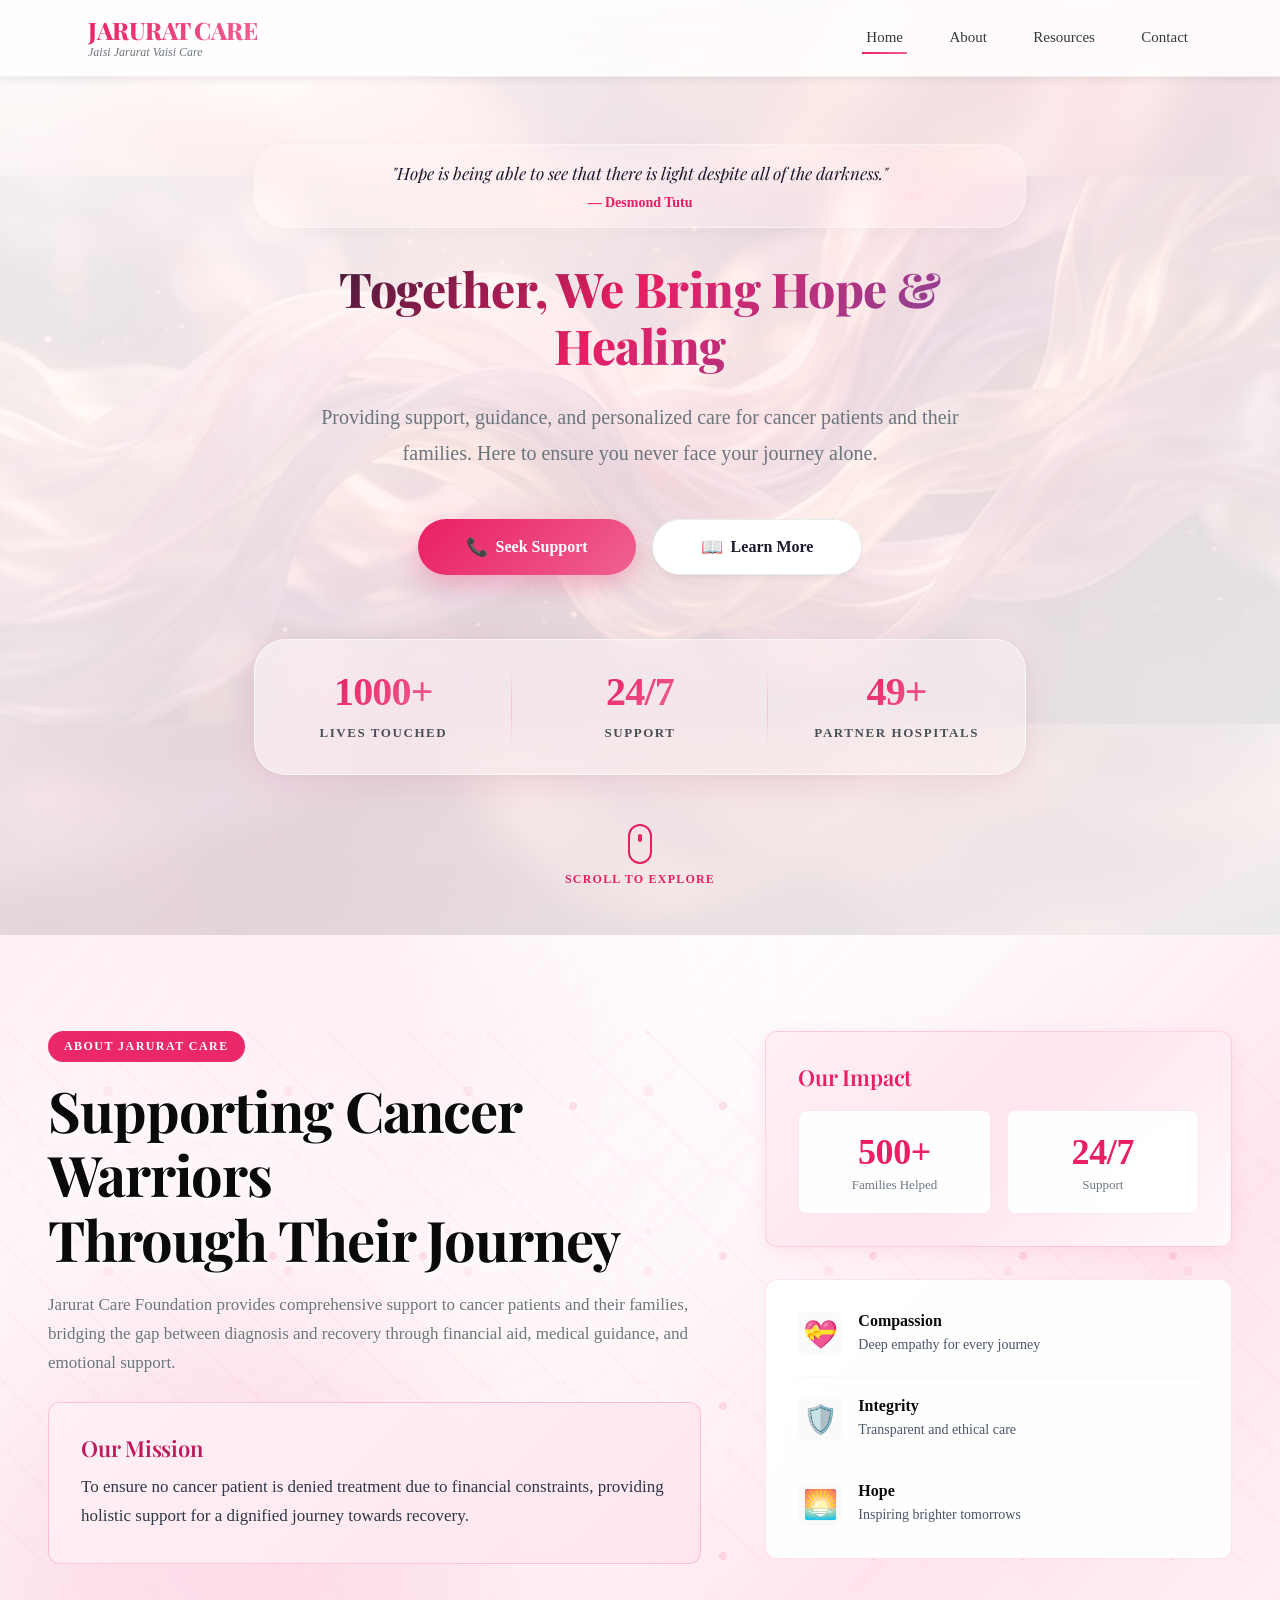
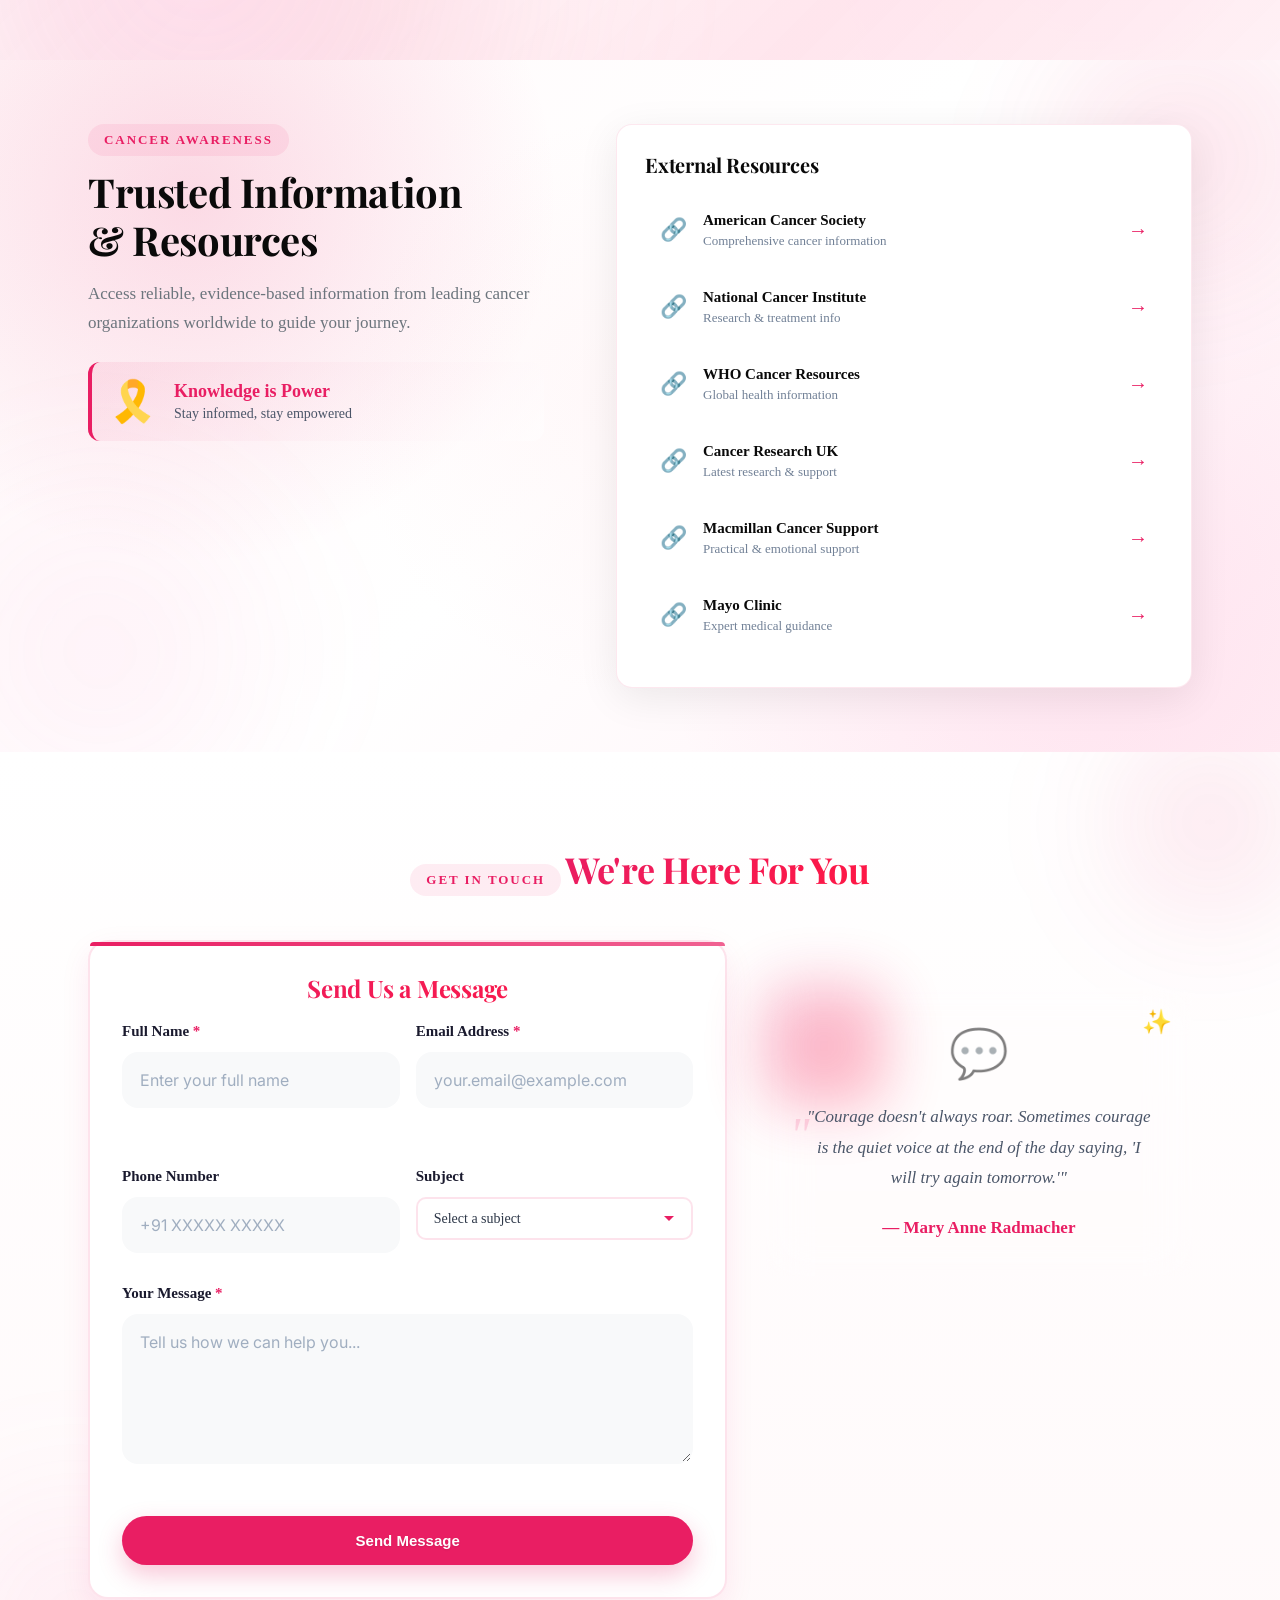
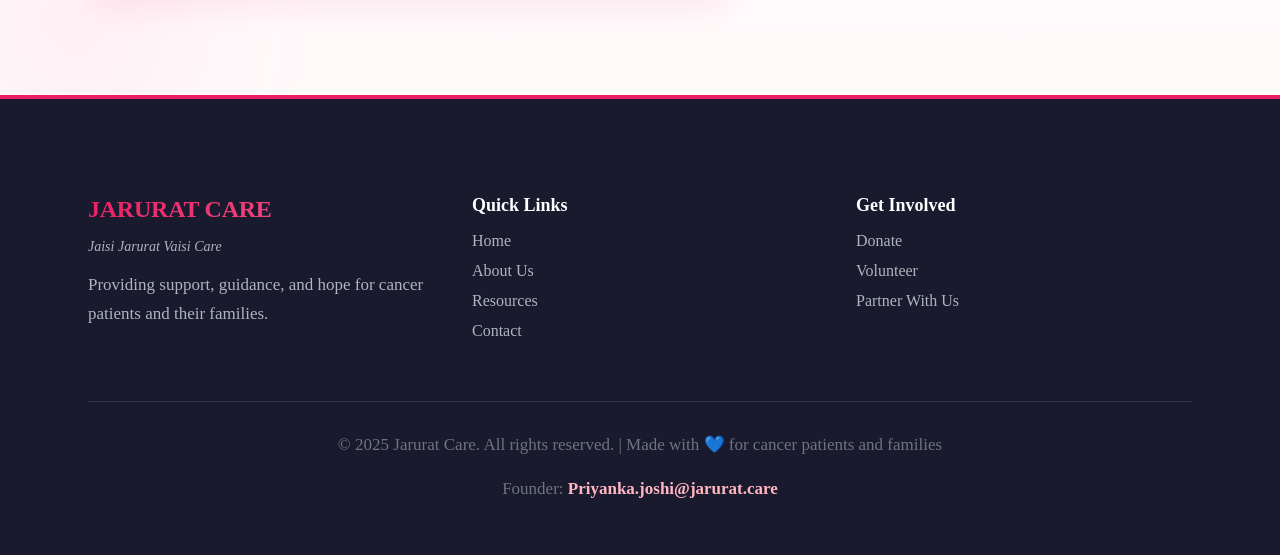
<file: index.html>
<!DOCTYPE html>
<html lang="en">

<head>
    <meta charset="UTF-8">
    <meta name="viewport" content="width=device-width, initial-scale=1.0, maximum-scale=1.0, user-scalable=no">
    <meta name="description"
        content="Cancer Awareness & Support - Providing hope, guidance, and personalized care for cancer patients and their families. You never face your journey alone.">
    <title>Cancer Awareness & Support | Jarurat Care</title>
    <link rel="preconnect" href="https://fonts.googleapis.com">
    <link rel="preconnect" href="https://fonts.gstatic.com" crossorigin>
    <link
        href="https://fonts.googleapis.com/css2?family=Inter:wght@300;400;500;600;700&family=Playfair+Display:wght@600;700&display=swap"
        rel="stylesheet">
    <link rel="stylesheet" href="styles.css">
    <link rel="stylesheet" href="mobile-fixes.css">
</head>

<body>
    <!-- Navigation -->
    <nav class="navbar">
        <div class="container">
            <div class="nav-content">
                <div class="logo">
                    <h1>JARURAT CARE</h1>
                    <p class="tagline">Jaisi Jarurat Vaisi Care</p>
                </div>
                <div class="nav-links">
                    <a href="#home" class="nav-link active">Home</a>
                    <a href="#about" class="nav-link">About</a>
                    <a href="#resources" class="nav-link">Resources</a>
                    <a href="#contact" class="nav-link">Contact</a>
                </div>
                <button class="mobile-menu-toggle" aria-label="Toggle menu">
                    <span></span>
                    <span></span>
                    <span></span>
                </button>
            </div>
        </div>
    </nav>

    <!-- Hero Section -->
    <section id="home" class="hero">
        <div class="hero-overlay"></div>
        <div class="particles" id="particles"></div>
        <div class="hero-content">
            <div class="container">
                <div class="hero-text">
                    <!-- Dynamic Inspirational Quotes -->
                    <div class="inspirational-quote-container">
                        <blockquote id="inspirationalQuote" class="inspirational-quote">
                            <p class="quote-text">Loading inspiration...</p>
                            <cite class="quote-author">— Inspiring Minds</cite>
                        </blockquote>
                    </div>

                    <h2 class="hero-title">Together, We Bring Hope & Healing</h2>
                    <p class="hero-subtitle">Providing support, guidance, and personalized care for cancer patients and
                        their families. Here to ensure you never face your journey alone.</p>
                    <div class="hero-buttons">
                        <a href="#contact" class="btn btn-primary">
                            <span class="btn-icon">📞</span>
                            <span>Seek Support</span>
                        </a>
                        <a href="#about" class="btn btn-secondary">
                            <span class="btn-icon">📖</span>
                            <span>Learn More</span>
                        </a>
                    </div>
                    <div class="hero-stats">
                        <div class="hero-stat-item">
                            <strong>1000+</strong>
                            <span>Lives Touched</span>
                        </div>
                        <div class="hero-stat-divider"></div>
                        <div class="hero-stat-item">
                            <strong>24/7</strong>
                            <span>Support</span>
                        </div>
                        <div class="hero-stat-divider"></div>
                        <div class="hero-stat-item">
                            <strong>50+</strong>
                            <span>Partner Hospitals</span>
                        </div>
                    </div>
                </div>
            </div>
        </div>
        <div class="scroll-indicator">
            <span></span>
            <p>Scroll to explore</p>
        </div>
    </section>

    <!-- About Section -->
    <!-- About Section -->
    <section id="about" class="about-compact">
        <div class="container">
            <div class="about-grid">
                <!-- Left Column: Story & Mission -->
                <div class="about-main">
                    <span class="section-label">About Jarurat Care</span>
                    <h2 class="section-title">Supporting Cancer Warriors<br>Through Their Journey</h2>
                    <p class="about-description">Jarurat Care Foundation provides comprehensive support to cancer
                        patients and their families, bridging the gap between diagnosis and recovery through financial
                        aid, medical guidance, and emotional support.</p>

                    <div class="mission-box">
                        <h3>Our Mission</h3>
                        <p>To ensure no cancer patient is denied treatment due to financial constraints, providing
                            holistic support for a dignified journey towards recovery.</p>
                    </div>
                </div>

                <div class="about-sidebar">
                    <!-- Impact Stats - Light Design -->
                    <div class="stats-light">
                        <h3>Our Impact</h3>
                        <div class="stat-row">
                            <div class="stat-mini">
                                <strong>500+</strong>
                                <span>Families Helped</span>
                            </div>
                            <div class="stat-mini">
                                <strong>24/7</strong>
                                <span>Support</span>
                            </div>
                        </div>
                    </div>

                    <!-- Core Values -->
                    <div class="values-compact">
                        <div class="value-mini">
                            <span class="value-icon-mini">💝</span>
                            <div>
                                <strong>Compassion</strong>
                                <p>Deep empathy for every journey</p>
                            </div>
                        </div>
                        <div class="value-mini">
                            <span class="value-icon-mini">🛡️</span>
                            <div>
                                <strong>Integrity</strong>
                                <p>Transparent and ethical care</p>
                            </div>
                        </div>
                        <div class="value-mini">
                            <span class="value-icon-mini">🌅</span>
                            <div>
                                <strong>Hope</strong>
                                <p>Inspiring brighter tomorrows</p>
                            </div>
                        </div>
                    </div>
                </div>
            </div>
        </div>
    </section>

    <!-- Cancer Awareness Resources - Single Viewport -->
    <section id="resources" class="resources-compact">
        <div class="container">
            <div class="resources-layout">
                <!-- Left: Header & Description -->
                <div class="resources-intro">
                    <span class="section-label">Cancer Awareness</span>
                    <h2 class="section-title">Trusted Information<br>& Resources</h2>
                    <p class="resources-description">Access reliable, evidence-based information from leading cancer
                        organizations worldwide to guide your journey.</p>

                    <div class="awareness-badge">
                        <span class="badge-icon">🎗️</span>
                        <div>
                            <strong>Knowledge is Power</strong>
                            <p>Stay informed, stay empowered</p>
                        </div>
                    </div>
                </div>

                <!-- Right: Resource Links -->
                <div class="resources-links">
                    <h3>External Resources</h3>

                    <a href="https://www.cancer.org" target="_blank" rel="noopener" class="resource-link">
                        <span class="link-icon">🔗</span>
                        <div class="link-content">
                            <strong>American Cancer Society</strong>
                            <span>Comprehensive cancer information</span>
                        </div>
                        <span class="link-arrow">→</span>
                    </a>

                    <a href="https://www.cancer.gov" target="_blank" rel="noopener" class="resource-link">
                        <span class="link-icon">🔗</span>
                        <div class="link-content">
                            <strong>National Cancer Institute</strong>
                            <span>Research & treatment info</span>
                        </div>
                        <span class="link-arrow">→</span>
                    </a>

                    <a href="https://www.who.int/health-topics/cancer" target="_blank" rel="noopener"
                        class="resource-link">
                        <span class="link-icon">🔗</span>
                        <div class="link-content">
                            <strong>WHO Cancer Resources</strong>
                            <span>Global health information</span>
                        </div>
                        <span class="link-arrow">→</span>
                    </a>

                    <a href="https://www.cancerresearchuk.org" target="_blank" rel="noopener" class="resource-link">
                        <span class="link-icon">🔗</span>
                        <div class="link-content">
                            <strong>Cancer Research UK</strong>
                            <span>Latest research & support</span>
                        </div>
                        <span class="link-arrow">→</span>
                    </a>

                    <a href="https://www.macmillan.org.uk" target="_blank" rel="noopener" class="resource-link">
                        <span class="link-icon">🔗</span>
                        <div class="link-content">
                            <strong>Macmillan Cancer Support</strong>
                            <span>Practical & emotional support</span>
                        </div>
                        <span class="link-arrow">→</span>
                    </a>

                    <a href="https://www.mayoclinic.org/diseases-conditions/cancer" target="_blank" rel="noopener"
                        class="resource-link">
                        <span class="link-icon">🔗</span>
                        <div class="link-content">
                            <strong>Mayo Clinic</strong>
                            <span>Expert medical guidance</span>
                        </div>
                        <span class="link-arrow">→</span>
                    </a>
                </div>
            </div>
        </div>
    </section>



    <!-- Compact Two-Column Contact Section -->
    <section id="contact" class="contact-split">
        <div class="container">
            <div class="section-header text-center">
                <span class="section-label">Get In Touch</span>
                <h2 class="section-title">We're Here For You</h2>
            </div>

            <div class="contact-split-wrapper">
                <!-- Left: Contact Form -->
                <div class="contact-form-compact">
                    <h3>Send Us a Message</h3>
                    <form id="contactForm" class="form-simple">
                        <div class="form-row-simple">
                            <div class="form-group">
                                <label for="name">Full Name <span class="required">*</span></label>
                                <input type="text" id="name" name="name" placeholder="Enter your full name" required
                                    aria-required="true">
                                <span class="error-message" id="nameError"></span>
                            </div>

                            <div class="form-group">
                                <label for="email">Email Address <span class="required">*</span></label>
                                <input type="email" id="email" name="email" placeholder="your.email@example.com"
                                    required aria-required="true">
                                <span class="error-message" id="emailError"></span>
                            </div>
                        </div>

                        <div class="form-row-simple">
                            <div class="form-group">
                                <label for="phone">Phone Number</label>
                                <input type="tel" id="phone" name="phone" placeholder="+91 XXXXX XXXXX">
                            </div>

                            <div class="form-group">
                                <label for="subject">Subject</label>
                                <select id="subject" name="subject">
                                    <option value="">Select a subject</option>
                                    <option value="support">Request Support</option>
                                    <option value="volunteer">Volunteer Inquiry</option>
                                    <option value="donation">Donation Query</option>
                                    <option value="general">General Question</option>
                                </select>
                            </div>
                        </div>

                        <div class="form-group">
                            <label for="message">Your Message <span class="required">*</span></label>
                            <textarea id="message" name="message" rows="5" placeholder="Tell us how we can help you..."
                                required aria-required="true"></textarea>
                            <span class="error-message" id="messageError"></span>
                        </div>

                        <button type="submit" class="btn btn-primary btn-submit-simple" id="submitBtn">
                            <span class="btn-text">Send Message</span>
                            <span class="btn-sent">Sent! ✓</span>
                        </button>

                        <div class="form-success" id="formSuccess">
                            <div class="success-icon">✓</div>
                            <p>Thank you for reaching out! We'll get back to you soon.</p>
                        </div>
                    </form>
                </div>

                <!-- Right: Inspirational Quote Section -->
                <div class="contact-quote-section">
                    <div class="quote-card-contact">
                        <div class="quote-icon-contact">💬</div>
                        <blockquote id="contactQuote" class="contact-quote">
                            <p class="quote-text-contact">Loading inspiration...</p>
                            <cite class="quote-author-contact">— Inspiring Minds</cite>
                        </blockquote>
                    </div>
                </div>
            </div>
        </div>
    </section>

    <!-- Footer -->
    <footer class="footer">
        <div class="container">
            <div class="footer-content">
                <div class="footer-section">
                    <h3>JARURAT CARE</h3>
                    <p class="footer-tagline">Jaisi Jarurat Vaisi Care</p>
                    <p class="footer-text">Providing support, guidance, and hope for cancer patients and their families.
                    </p>
                </div>

                <div class="footer-section">
                    <h4>Quick Links</h4>
                    <ul class="footer-links">
                        <li><a href="#home">Home</a></li>
                        <li><a href="#about">About Us</a></li>
                        <li><a href="#resources">Resources</a></li>
                        <li><a href="#contact">Contact</a></li>
                    </ul>
                </div>

                <div class="footer-section">
                    <h4>Get Involved</h4>
                    <ul class="footer-links">
                        <li><a href="https://www.jarurat.care/donate">Donate</a></li>
                        <li><a href="#contact">Volunteer</a></li>
                        <li><a href="#contact">Partner With Us</a></li>
                    </ul>
                </div>
            </div>

            <div class="footer-bottom">
                <p>&copy; 2025 Jarurat Care. All rights reserved. | Made with 💙 for cancer patients and families</p>
                <p class="founder-email">Founder: <a
                        href="mailto:Priyanka.joshi@jarurat.care">Priyanka.joshi@jarurat.care</a></p>
            </div>
        </div>
    </footer>

    <script src="script.js"></script>
</body>

</html>
</file>
<file: styles.css>
/* ===================================
   MODERN ELEGANT THEME
   Cancer Awareness & Support
   =================================== */

* {
    margin: 0;
    padding: 0;
    box-sizing: border-box;
}

:root {
    /* Sophisticated Color Palette */
    --primary: #e91e63;
    --primary-light: #ff6090;
    --primary-dark: #b0003a;
    --secondary: #1a1a2e;
    --accent: #f39c12;

    /* Elegant Neutrals */
    --white: #ffffff;
    --cream: #fafafa;
    --gray-50: #f8f9fa;
    --gray-100: #f1f3f5;
    --gray-200: #e9ecef;
    --gray-300: #dee2e6;
    --gray-400: #adb5bd;
    --gray-600: #6c757d;
    --gray-700: #495057;
    --gray-800: #343a40;
    --gray-900: #212529;

    /* Modern Gradients */
    --gradient-hero: linear-gradient(135deg, #667eea 0%, #764ba2 100%);
    --gradient-primary: linear-gradient(135deg, #e91e63 0%, #f06292 100%);
    --gradient-elegant: linear-gradient(135deg, #1a1a2e 0%, #16213e 100%);
    --gradient-soft: linear-gradient(135deg, rgba(233, 30, 99, 0.05) 0%, rgba(118, 75, 162, 0.05) 100%);

    /* Typography */
    --font-primary: 'Inter', -apple-system, BlinkMacSystemFont, 'Segoe UI', sans-serif;
    --font-display: 'Playfair Display', Georgia, serif;

    /* Spacing System */
    --space-1: 0.25rem;
    --space-2: 0.5rem;
    --space-3: 0.75rem;
    --space-4: 1rem;
    --space-5: 1.5rem;
    --space-6: 2rem;
    --space-8: 3rem;
    --space-10: 4rem;
    --space-12: 6rem;

    /* Border Radius */
    --radius-sm: 0.5rem;
    --radius-md: 1rem;
    --radius-lg: 1.5rem;
    --radius-xl: 2rem;
    --radius-full: 9999px;

    /* Elegant Shadows */
    --shadow-xs: 0 1px 2px rgba(0, 0, 0, 0.05);
    --shadow-sm: 0 4px 6px -1px rgba(0, 0, 0, 0.05), 0 2px 4px -1px rgba(0, 0, 0, 0.03);
    --shadow-md: 0 10px 15px -3px rgba(0, 0, 0, 0.08), 0 4px 6px -2px rgba(0, 0, 0, 0.03);
    --shadow-lg: 0 20px 25px -5px rgba(0, 0, 0, 0.08), 0 10px 10px -5px rgba(0, 0, 0, 0.02);
    --shadow-xl: 0 25px 50px -12px rgba(0, 0, 0, 0.15);
    --shadow-glow: 0 0 40px rgba(233, 30, 99, 0.15);

    /* Transitions */
    --transition-fast: 150ms cubic-bezier(0.4, 0, 0.2, 1);
    --transition-base: 300ms cubic-bezier(0.4, 0, 0.2, 1);

    h1,
    h2,
    h3,
    h4,
    h5,
    h6 {
        font-weight: 700;
        line-height: 1.2;
        color: var(--secondary);
        margin-bottom: var(--space-4);
    }

    h1 {
        font-size: clamp(2.5rem, 6vw, 4.5rem);
        font-family: var(--font-display);
        letter-spacing: -0.02em;
    }

    h2 {
        font-size: clamp(2rem, 4vw, 3rem);
        font-family: var(--font-display);
        letter-spacing: -0.01em;
    }

    h3 {
        font-size: clamp(1.5rem, 3vw, 2rem);
        letter-spacing: -0.01em;
    }

    p {
        color: var(--gray-600);
        margin-bottom: var(--space-5);
        font-size: 1.0625rem;
    }

    /* ===================================
   LAYOUT
   =================================== */
    .container {
        max-width: 1200px;
        margin: 0 auto;
        padding: 0 var(--space-6);
    }

    @media (min-width: 768px) {
        .container {
            padding: 0 var(--space-8);
        }
    }

    /* ===================================
   GOD-LEVEL RESPONSIVE NAVIGATION
   =================================== */
    .navbar {
        position: fixed;
        top: 0;
        left: 0;
        right: 0;
        z-index: 1000;
        padding: var(--space-4) 0;
        background: rgba(255, 255, 255, 0.85);
        backdrop-filter: blur(20px) saturate(180%);
        border-bottom: 1px solid rgba(0, 0, 0, 0.05);
        transition: all 0.3s cubic-bezier(0.4, 0, 0.2, 1);
    }

    .navbar.scrolled {
        padding: var(--space-3) 0;
        background: rgba(255, 255, 255, 0.95);
        box-shadow: 0 4px 20px rgba(0, 0, 0, 0.08);
    }

    .nav-content {
        display: flex;
        justify-content: space-between;
        align-items: center;
        position: relative;
    }

    .logo {
        z-index: 1001;
        cursor: pointer;
        transition: var(--transition-base);
    }

    .logo:hover {
        transform: scale(1.05);
    }

    .logo h1 {
        font-size: clamp(1.25rem, 3vw, 1.5rem);
        margin: 0;
        background: var(--gradient-primary);
        -webkit-background-clip: text;
        -webkit-text-fill-color: transparent;
        background-clip: text;
        font-weight: 800;
        letter-spacing: -0.02em;
    }

    .tagline {
        font-size: 0.75rem;
        color: var(--gray-600);
        font-style: italic;
        margin: 0;
        display: none;
    }

    @media (min-width: 1024px) {
        .tagline {
            display: block;
        }
    }

    /* Desktop Navigation */
    .nav-links {
        display: none;
        gap: clamp(1.5rem, 3vw, 3rem);
        list-style: none;
        align-items: center;
    }

    @media (min-width: 768px) {
        .nav-links {
            display: flex;
        }
    }

    .nav-link {
        color: var(--gray-800);
        text-decoration: none;
        font-weight: 500;
        font-size: 0.9375rem;
        position: relative;
        padding: var(--space-2) var(--space-1);
        transition: var(--transition-base);
        white-space: nowrap;
    }

    .nav-link::after {
        content: '';
        position: absolute;
        bottom: 0;
        left: 0;
        width: 0;
        height: 2px;
        background: var(--gradient-primary);
        transition: width 0.3s cubic-bezier(0.4, 0, 0.2, 1);
    }

    .nav-link:hover {
        color: var(--primary);
    }

    .nav-link:hover::after,
    .nav-link.active::after {
        width: 100%;
    }

    /* Animated Hamburger Menu */
    .mobile-menu-toggle {
        display: flex;
        flex-direction: column;
        justify-content: center;
        align-items: center;
        width: 44px;
        height: 44px;
        background: none;
        border: none;
        cursor: pointer;
        padding: var(--space-2);
        z-index: 1001;
        position: relative;
        -webkit-tap-highlight-color: transparent;
    }

    @media (min-width: 768px) {
        .mobile-menu-toggle {
            display: none;
        }
    }

    .mobile-menu-toggle span {
        display: block;
        width: 24px;
        height: 2px;
        background: var(--gray-800);
        border-radius: 2px;
        transition: all 0.3s cubic-bezier(0.4, 0, 0.2, 1);
        position: relative;
    }

    .mobile-menu-toggle span:nth-child(1) {
        transform-origin: top left;
        margin-bottom: 5px;
    }

    .mobile-menu-toggle span:nth-child(2) {
        margin-bottom: 5px;
    }

    .mobile-menu-toggle span:nth-child(3) {
        transform-origin: bottom left;
    }

    /* Animated Hamburger to X */
    .mobile-menu-toggle.active span:nth-child(1) {
        transform: rotate(45deg) translate(2px, -2px);
        background: var(--primary);
    }

    .mobile-menu-toggle.active span:nth-child(2) {
        opacity: 0;
        transform: translateX(20px);
    }

    .mobile-menu-toggle.active span:nth-child(3) {
        transform: rotate(-45deg) translate(2px, 2px);
        background: var(--primary);
    }

    /* Mobile Navigation Overlay */
    .nav-links.mobile-active {
        display: flex;
        flex-direction: column;
        position: fixed;
        top: 0;
        right: 0;
        width: min(85vw, 400px);
        height: 100vh;
        background: rgba(255, 255, 255, 0.98);
        backdrop-filter: blur(30px) saturate(180%);
        padding: calc(80px + var(--space-6)) var(--space-6) var(--space-6);
        gap: 0;
        box-shadow: -10px 0 50px rgba(0, 0, 0, 0.15);
        animation: slideInRight 0.4s cubic-bezier(0.4, 0, 0.2, 1);
        overflow-y: auto;
        -webkit-overflow-scrolling: touch;
    }

    @keyframes slideInRight {
        from {
            transform: translateX(100%);
            opacity: 0;
        }

        to {
            transform: translateX(0);
            opacity: 1;
        }
    }

    /* Mobile Menu Backdrop */
    .nav-links.mobile-active::before {
        content: '';
        position: fixed;
        top: 0;
        left: 0;
        right: 0;
        bottom: 0;
        background: rgba(0, 0, 0, 0.5);
        backdrop-filter: blur(4px);
        z-index: -1;
        animation: fadeIn 0.3s ease;
    }

    @keyframes fadeIn {
        from {
            opacity: 0;
        }

        to {
            opacity: 1;
        }
    }

    /* Mobile Nav Links */
    .nav-links.mobile-active .nav-link {
        width: 100%;
        padding: var(--space-4) var(--space-2);
        font-size: 1.125rem;
        border-bottom: 1px solid var(--gray-100);
        animation: slideInStagger 0.4s cubic-bezier(0.4, 0, 0.2, 1) backwards;
    }

    .nav-links.mobile-active .nav-link:nth-child(1) {
        animation-delay: 0.1s;
    }

    .nav-links.mobile-active .nav-link:nth-child(2) {
        animation-delay: 0.15s;
    }

    .nav-links.mobile-active .nav-link:nth-child(3) {
        animation-delay: 0.2s;
    }

    .nav-links.mobile-active .nav-link:nth-child(4) {
        animation-delay: 0.25s;
    }

    .nav-links.mobile-active .nav-link:nth-child(5) {
        animation-delay: 0.3s;
    }

    @keyframes slideInStagger {
        from {
            opacity: 0;
            transform: translateX(30px);
        }

        to {
            opacity: 1;
            transform: translateX(0);
        }
    }

    .nav-links.mobile-active .nav-link::after {
        bottom: var(--space-4);
        left: var(--space-2);
    }

    .nav-links.mobile-active .nav-link:hover {
        background: var(--gradient-soft);
        padding-left: var(--space-4);
    }

    /* ===================================
   STUNNING HERO SECTION
   =================================== */
    .hero {
        min-height: 100vh;
        display: flex;
        align-items: center;
        justify-content: center;
        background: url('hero-bg.png') center/cover no-repeat fixed;
        position: relative;
        padding-top: 80px;
        overflow: hidden;
    }

    .hero::before {
        content: '';
        position: absolute;
        inset: 0;
        background: linear-gradient(135deg, rgba(255, 255, 255, 0.92) 0%, rgba(255, 255, 255, 0.75) 100%);
        z-index: 1;
    }

    .particles {
        position: absolute;
        inset: 0;
        z-index: 1;
        pointer-events: none;
    }

    .particle {
        position: absolute;
        background: rgba(233, 30, 99, 0.3);
        border-radius: 50%;
        animation: float linear infinite;
    }

    @keyframes float {
        0% {
            transform: translateY(100vh) scale(0);
            opacity: 0;
        }

        20% {
            opacity: 0.6;
        }

        80% {
            opacity: 0.6;
        }

        100% {
            transform: translateY(-100px) scale(1);
            opacity: 0;
        }
    }

    .hero-content {
        position: relative;
        z-index: 2;
        text-align: center;
        max-width: 900px;
        padding: var(--space-10) var(--space-4);
        animation: fadeInUp 1s ease backwards;
    }

    .hero-badge {
        display: inline-flex;
        align-items: center;
        gap: var(--space-2);
        padding: var(--space-3) var(--space-5);
        background: rgba(233, 30, 99, 0.08);
        color: var(--primary);
        border-radius: var(--radius-full);
        font-size: 0.875rem;
        font-weight: 600;
        margin-bottom: var(--space-6);
        border: 1px solid rgba(233, 30, 99, 0.15);
        backdrop-filter: blur(10px);
        animation: fadeInUp 1s ease 0.1s backwards;
    }

    .hero-badge {
        display: inline-flex;
        align-items: center;
        gap: var(--space-2);
        padding: var(--space-3) var(--space-5);
        background: rgba(233, 30, 99, 0.08);
        color: var(--primary);
        border-radius: var(--radius-full);
        font-size: 0.875rem;
        font-weight: 600;
        margin-bottom: var(--space-6);
        border: 1px solid rgba(233, 30, 99, 0.15);
        backdrop-filter: blur(10px);
        animation: fadeInUp 1s ease 0.1s backwards;
    }

    /* ===================================
   INSPIRATIONAL QUOTES SECTION
   =================================== */
    .inspirational-quote-container {
        display: flex;
        align-items: center;
        justify-content: center;
        padding: var(--space-4) var(--space-6);
        background: rgba(255, 255, 255, 0.25);
        backdrop-filter: blur(12px) saturate(150%);
        border-radius: var(--radius-xl);
        border: 1px solid rgba(255, 255, 255, 0.4);
        margin-bottom: var(--space-6);
        animation: fadeInUp 1s ease 0.1s backwards;
        box-shadow: 0 4px 16px rgba(0, 0, 0, 0.03);
    }

    .inspirational-quote {
        flex: 1;
        margin: 0;
        text-align: center;
        max-width: 700px;
    }

    .quote-text {
        font-size: 1.0625rem;
        font-style: italic;
        color: var(--secondary);
        margin: 0 0 var(--space-2) 0;
        line-height: 1.5;
        font-weight: 400;
        transition: opacity 0.5s ease, transform 0.5s ease;
        font-family: var(--font-display);
        white-space: nowrap;
        overflow: hidden;
        text-overflow: ellipsis;
    }

    .quote-author {
        font-size: 0.875rem;
        color: var(--primary);
        font-weight: 600;
        font-style: normal;
        display: block;
        transition: opacity 0.5s ease, transform 0.5s ease;
    }

    /* Responsive quotes */
    @media (max-width: 768px) {
        .inspirational-quote-container {
            padding: var(--space-3) var(--space-4);
            margin-bottom: var(--space-4);
        }

        .quote-text {
            font-size: 0.875rem;
            white-space: normal;
            line-height: 1.5;
            margin-bottom: var(--space-2);
        }

        .quote-author {
            font-size: 0.75rem;
        }
    }

    @media (max-width: 480px) {
        .inspirational-quote-container {
            padding: var(--space-2) var(--space-3);
            margin-bottom: var(--space-3);
        }

        .quote-text {
            font-size: 0.8125rem;
            line-height: 1.4;
        }

        .quote-author {
            font-size: 0.6875rem;
        }
    }

    .hero-title {
        font-family: var(--font-display);
        margin-bottom: var(--space-5);
        background: linear-gradient(135deg, #1a1a2e 0%, #e91e63 100%);
        -webkit-background-clip: text;
        -webkit-text-fill-color: transparent;
        background-clip: text;
        animation: fadeInUp 1s ease 0.2s backwards;
        font-weight: 800;
    }

    .hero-subtitle {
        font-size: 1.25rem;
        color: var(--gray-600);
        margin-bottom: var(--space-8);
        font-weight: 400;
        line-height: 1.8;
        animation: fadeInUp 1s ease 0.3s backwards;
        max-width: 700px;
        margin-left: auto;
        margin-right: auto;
    }

    /* Responsive hero subtitle */
    @media (max-width: 768px) {
        .hero-subtitle {
            font-size: 1.0625rem;
            line-height: 1.7;
            margin-bottom: var(--space-6);
        }
    }

    @media (max-width: 480px) {
        .hero-subtitle {
            font-size: 0.9375rem;
            line-height: 1.6;
            margin-bottom: var(--space-5);
            padding: 0 var(--space-2);
        }
    }

    .hero-buttons {
        display: flex;
        justify-content: center;
        gap: var(--space-4);
        flex-wrap: wrap;
        animation: fadeInUp 1s ease 0.4s backwards;
        margin-bottom: var(--space-10);
    }

    .hero-stats {
        display: flex;
        flex-direction: row;
        gap: 0;
        justify-content: center;
        align-items: stretch;
        flex-wrap: nowrap;
        margin-top: var(--space-6);
        padding: 0;
        background: linear-gradient(135deg, rgba(255, 255, 255, 0.5) 0%, rgba(255, 255, 255, 0.3) 100%);
        border-radius: var(--radius-xl);
        backdrop-filter: blur(20px) saturate(180%);
        border: 1px solid rgba(255, 255, 255, 0.6);
        box-shadow: 0 8px 32px rgba(233, 30, 99, 0.08),
            0 2px 8px rgba(0, 0, 0, 0.04);
        animation: fadeInUp 1s ease 0.5s backwards;
        max-width: 900px;
        margin-left: auto;
        margin-right: auto;
        overflow: hidden;
    }

    .hero-stat-item {
        text-align: center;
        flex: 1;
        padding: var(--space-6) var(--space-5);
        position: relative;
        transition: all 0.3s cubic-bezier(0.4, 0, 0.2, 1);
    }

    .hero-stat-item:not(:last-child)::after {
        content: '';
        position: absolute;
        right: 0;
        top: 20%;
        height: 60%;
        width: 1px;
        background: linear-gradient(180deg, transparent, rgba(233, 30, 99, 0.2), transparent);
    }

    .hero-stat-item:hover {
        background: rgba(255, 255, 255, 0.15);
        transform: translateY(-2px);
    }

    .hero-stat-item strong {
        font-size: 2.5rem;
        display: block;
        background: var(--gradient-primary);
        -webkit-background-clip: text;
        -webkit-text-fill-color: transparent;
        background-clip: text;
        line-height: 1;
        margin-bottom: var(--space-3);
        font-weight: 800;
        letter-spacing: -0.02em;
        transition: transform 0.3s ease;
    }

    .hero-stat-item:hover strong {
        transform: scale(1.05);
    }

    .hero-stat-item strong.counting {
        animation: countPulse 0.5s ease-in-out;
    }

    @keyframes countPulse {

        0%,
        100% {
            transform: scale(1);
        }

        50% {
            transform: scale(1.08);
        }
    }

    .hero-stat-item span {
        font-size: 0.8125rem;
        text-transform: uppercase;
        letter-spacing: 0.12em;
        color: var(--gray-700);
        font-weight: 600;
        display: block;
        line-height: 1.4;
        transition: color 0.3s ease;
    }

    .hero-stat-item:hover span {
        color: var(--primary);
    }

    .hero-stat-divider {
        display: none;
    }

    /* Responsive hero stats */
    @media (max-width: 900px) {
        .hero-stats {
            max-width: 95%;
        }

        .hero-stat-item strong {
            font-size: 2.25rem;
        }

        .hero-stat-item span {
            font-size: 0.75rem;
        }
    }

    @media (max-width: 768px) {
        .hero-stats {
            flex-direction: row;
            gap: var(--space-2);
            padding: var(--space-4);
            max-width: 100%;
            justify-content: space-between;
        }

        .hero-stat-item {
            padding: var(--space-3) var(--space-2);
            border-bottom: none;
            flex: 1;
            min-width: 0;
        }

        .hero-stat-item:not(:last-child)::after {
            display: block;
        }

        .hero-stat-item strong {
            font-size: 1.75rem;
        }

        .hero-stat-item span {
            font-size: 0.625rem;
            line-height: 1.3;
        }

        /* Force hide scroll indicator with high specificity */
        body .scroll-indicator {
            display: none !important;
            opacity: 0 !important;
            visibility: hidden !important;
            pointer-events: none !important;
        }
    }

    @media (max-width: 480px) {
        .hero-stats {
            gap: var(--space-1);
            padding: var(--space-3);
        }

        .hero-stat-item {
            padding: var(--space-2) var(--space-1);
        }

        .hero-stat-item strong {
            font-size: 1.5rem;
        }

        .hero-stat-item span {
            font-size: 0.5625rem;
        }
    }

    /* ===================================
   SCROLL INDICATOR
   =================================== */
    .scroll-indicator {
        position: absolute;
        bottom: var(--space-8);
        left: 50%;
        transform: translateX(-50%);
        z-index: 3;
        text-align: center;
    }

    .scroll-indicator span {
        display: block;
        width: 24px;
        height: 40px;
        border: 2px solid var(--primary);
        border-radius: var(--radius-full);
        position: relative;
        margin: 0 auto var(--space-2);
    }

    .scroll-indicator span::before {
        content: '';
        position: absolute;
        top: 8px;
        left: 50%;
        transform: translateX(-50%);
        width: 4px;
        height: 8px;
        background: var(--primary);
        border-radius: 2px;
        animation: scroll 2s infinite;
    }

    .scroll-indicator p {
        font-size: 0.75rem;
        text-transform: uppercase;
        letter-spacing: 0.1em;
        color: var(--primary);
        font-weight: 600;
        margin: 0;
    }

    @keyframes scroll {

        0%,
        100% {
            opacity: 0;
            transform: translateX(-50%) translateY(0);
        }

        50% {
            opacity: 1;
            transform: translateX(-50%) translateY(10px);
        }
    }

    /* ===================================
   ELEGANT BUTTONS
   =================================== */
    .btn {
        display: inline-flex;
        align-items: center;
        justify-content: center;
        gap: var(--space-2);
        padding: var(--space-4) var(--space-8);
        border-radius: var(--radius-full);
        font-weight: 600;
        font-size: 1rem;
        text-decoration: none;
        border: none;
        cursor: pointer;
        transition: var(--transition-base);
        position: relative;
        overflow: hidden;
    }

    .btn::before {
        content: '';
        position: absolute;
        inset: 0;
        background: linear-gradient(135deg, rgba(255, 255, 255, 0.2) 0%, rgba(255, 255, 255, 0) 100%);
        opacity: 0;
        transition: var(--transition-base);
    }

    .btn:hover::before {
        opacity: 1;
    }

    .btn-icon {
        font-size: 1.125rem;
        transition: var(--transition-bounce);
    }

    .btn:hover .btn-icon {
        transform: translateX(4px);
    }

    .btn-primary {
        background: var(--gradient-primary);
        color: var(--white);
        box-shadow: 0 10px 25px rgba(233, 30, 99, 0.25);
    }

    .btn-primary:hover {
        transform: translateY(-2px);
        box-shadow: 0 15px 35px rgba(233, 30, 99, 0.35);
    }

    .btn-secondary {
        background: var(--white);
        color: var(--secondary);
        box-shadow: var(--shadow-sm);
        border: 1px solid var(--gray-200);
    }

    .btn-secondary:hover {
        transform: translateY(-2px);
        box-shadow: var(--shadow-md);
        color: var(--primary);
        border-color: var(--primary);
    }

    .btn-submit {
        width: 100%;
        margin-top: var(--space-4);
    }

    /* ===================================
   SECTIONS
   =================================== */
    section {
        padding: var(--space-12) 0;
    }

    .section-header {
        text-align: center;
        margin-bottom: var(--space-10);
    }

    .section-label {
        display: inline-block;
        color: var(--primary);
        font-weight: 700;
        text-transform: uppercase;
        letter-spacing: 0.15em;
        font-size: 0.8125rem;
        margin-bottom: var(--space-3);
        padding: var(--space-2) var(--space-4);
        background: rgba(233, 30, 99, 0.08);
        border-radius: var(--radius-full);
    }

    .section-title {
        margin-bottom: var(--space-4);
        font-family: var(--font-display);
    }

    .section-description {
        max-width: 650px;
        margin: 0 auto;
        font-size: 1.125rem;
        color: var(--gray-600);
    }

    /* ===================================
   BEAUTIFUL CARDS
   =================================== */
    .services-grid,
    .resources-grid,
    .testimonials-grid,
    .stats-grid {
        display: grid;
        grid-template-columns: repeat(auto-fit, minmax(min(100%, 300px), 1fr));
        gap: var(--space-6);
    }

    .service-card,
    .resource-card,
    .testimonial-card,
    .stat-card {
        background: var(--white);
        border-radius: var(--radius-lg);
        padding: var(--space-8);
        transition: var(--transition-base);
        border: 1px solid var(--gray-100);
        box-shadow: var(--shadow-sm);
        position: relative;
        overflow: hidden;
    }

    .service-card::before,
    .resource-card::before,
    .stat-card::before {
        content: '';
        position: absolute;
        top: 0;
        left: 0;
        right: 0;
        height: 4px;
        background: var(--gradient-primary);
        transform: scaleX(0);
        transform-origin: left;
        transition: var(--transition-base);
    }

    .service-card:hover,
    .resource-card:hover,
    .testimonial-card:hover,
    .stat-card:hover {
        transform: translateY(-8px);
        box-shadow: var(--shadow-lg);
        border-color: rgba(233, 30, 99, 0.1);
    }

    .service-card:hover::before,
    .resource-card:hover::before,
    .stat-card:hover::before {
        transform: scaleX(1);
    }

    .service-icon,
    .resource-icon,
    .stat-icon {
        font-size: 2.5rem;
        margin-bottom: var(--space-5);
        display: inline-flex;
        align-items: center;
        justify-content: center;
        width: 70px;
        height: 70px;
        background: var(--gradient-soft);
        border-radius: var(--radius-md);
        color: var(--primary);
        transition: var(--transition-bounce);
    }

    .service-card:hover .service-icon,
    .resource-card:hover .resource-icon,
    .stat-card:hover .stat-icon {
        transform: scale(1.1) rotate(5deg);
    }

    .service-title,
    .resource-content h3,
    .stat-card h3 {
        font-size: 1.375rem;
        margin-bottom: var(--space-3);
        color: var(--secondary);
    }

    .service-description,
    .resource-content p {
        color: var(--gray-600);
        line-height: 1.7;
        margin-bottom: var(--space-4);
    }

    .btn-text {
        color: var(--primary);
        text-decoration: none;
        font-weight: 600;
        font-size: 0.9375rem;
        display: inline-flex;
        align-items: center;
        gap: var(--space-2);
        transition: var(--transition-base);
    }

    .btn-text:hover {
        gap: var(--space-3);
        color: var(--primary-dark);
    }

    /* ===================================
   TESTIMONIALS
   =================================== */
    .testimonial-card {
        background: linear-gradient(135deg, var(--white) 0%, var(--gray-50) 100%);
    }

    .testimonial-card.featured {
        background: var(--white);
        border-color: var(--primary);
        box-shadow: var(--shadow-glow);
    }

    .testimonial-quote {
        font-family: var(--font-display);
        font-size: 5rem;
        line-height: 1;
        color: rgba(233, 30, 99, 0.1);
        position: absolute;
        top: var(--space-4);
        left: var(--space-4);
    }

    .testimonial-text {
        font-size: 1.125rem;
        color: var(--gray-700);
        font-style: italic;
        margin-bottom: var(--space-6);
        position: relative;
        z-index: 1;
        line-height: 1.8;
    }

    .testimonial-author {
        display: flex;
        align-items: center;
        gap: var(--space-4);
    }

    .author-avatar {
        width: 56px;
        height: 56px;
        background: var(--gradient-primary);
        border-radius: 50%;
        display: flex;
        align-items: center;
        justify-content: center;
        font-size: 1.5rem;
        color: var(--white);
        box-shadow: var(--shadow-md);
    }

    .author-info h4 {
        font-size: 1rem;
        margin-bottom: var(--space-1);
        color: var(--secondary);
    }

    .author-role {
        font-size: 0.875rem;
        color: var(--primary);
        font-weight: 600;
        margin: 0;
    }

    .testimonial-rating {
        color: #fbbf24;
        font-size: 0.875rem;
        margin-top: var(--space-2);
    }

    /* ===================================
   ABOUT & STATS
   =================================== */
    .about {
        background: transparent;
    }

    .lead-text {
        font-size: 1.25rem;
        line-height: 1.8;
        color: var(--gray-700);
        margin-bottom: var(--space-8);
        text-align: center;
        max-width: 800px;
        margin-left: auto;
        margin-right: auto;
    }

    .stat-number {
        font-size: 2.5rem;
        font-weight: 700;
        background: var(--gradient-primary);
        -webkit-background-clip: text;
        -webkit-text-fill-color: transparent;
        background-clip: text;
        margin-bottom: var(--space-2);
        display: block;
    }

    .stat-label {
        color: var(--gray-600);
        font-size: 0.95rem;
        font-weight: 500;
    }

    /* ===================================
   SERVICES & RESOURCES
   =================================== */
    .services {
        background: var(--gray-50);
    }

    .resources {
        background: rgba(255, 255, 255, 0.4);
    }

    /* ===================================
   CTA SECTION
   =================================== */
    .cta-section {
        background: var(--gradient-elegant);
        color: var(--white);
        text-align: center;
        padding: var(--space-12) 0;
        position: relative;
        overflow: hidden;
    }

    .cta-section::before {
        content: '';
        position: absolute;
        inset: 0;
        background: url('data:image/svg+xml,<svg width="100" height="100" xmlns="http://www.w3.org/2000/svg"><circle cx="50" cy="50" r="1" fill="rgba(255,255,255,0.1)"/></svg>');
        opacity: 0.3;
    }

    .cta-content {
        position: relative;
        z-index: 2;
        max-width: 800px;
        margin: 0 auto;
    }

    .cta-title {
        color: var(--white);
        font-size: clamp(2rem, 4vw, 3rem);
        margin-bottom: var(--space-5);
        font-family: var(--font-display);
    }

    .cta-description {
        font-size: 1.25rem;
        opacity: 0.95;
        margin-bottom: var(--space-8);
        line-height: 1.7;
    }

    .cta-buttons {
        display: flex;
        justify-content: center;
        gap: var(--space-4);
        flex-wrap: wrap;
    }

    .cta-buttons .btn-primary {
        background: var(--white);
        color: var(--primary);
    }

    .cta-buttons .btn-primary:hover {
        background: var(--cream);
    }

    /* ===================================
   CONTACT FORM
   =================================== */
    .contact {
        background: var(--gray-50);
    }

    .contact-wrapper {
        display: grid;
        grid-template-columns: 1fr;
        gap: var(--space-10);
    }

    @media (min-width: 992px) {
        .contact-wrapper {
            grid-template-columns: 1fr 1.5fr;
        }
    }

    .contact-info .section-header {
        text-align: left;
    }

    .contact-item {
        display: flex;
        gap: var(--space-4);
        margin-bottom: var(--space-6);
        padding: var(--space-5);
        background: var(--white);
        border-radius: var(--radius-md);
        box-shadow: var(--shadow-xs);
        transition: var(--transition-base);
    }

    .contact-item:hover {
        transform: translateX(8px);
        box-shadow: var(--shadow-sm);
    }

    .contact-item-icon {
        font-size: 1.5rem;
        width: 50px;
        height: 50px;
        background: var(--gradient-soft);
        color: var(--primary);
        border-radius: var(--radius-md);
        display: flex;
        align-items: center;
        justify-content: center;
        flex-shrink: 0;
    }

    .contact-item-content h4 {
        color: var(--secondary);
        margin-bottom: var(--space-2);
        font-size: 1rem;
    }

    .contact-item-content p {
        color: var(--gray-600);
        margin: 0;
    }

    .quote-box {
        background: var(--gradient-primary);
        padding: var(--space-6);
        border-radius: var(--radius-lg);
        margin-top: var(--space-8);
        box-shadow: var(--shadow-md);
    }

    .quote {
        color: var(--white);
        font-size: 1.25rem;
        font-style: italic;
        font-family: var(--font-display);
        margin: 0;
        text-align: center;
    }

    .contact-form-container {
        background: var(--white);
        padding: var(--space-8);
        border-radius: var(--radius-xl);
        box-shadow: var(--shadow-lg);
    }

    .form-group {
        margin-bottom: var(--space-6);
    }

    .form-group label {
        display: block;
        font-weight: 600;
        color: var(--secondary);
        margin-bottom: var(--space-3);
        font-size: 0.9375rem;
    }

    .required {
        color: var(--primary);
    }

    .form-group input,
    .form-group textarea {
        width: 100%;
        padding: var(--space-4);
        background: var(--gray-50);
        border: 2px solid transparent;
        border-radius: var(--radius-md);
        font-family: var(--font-primary);
        font-size: 1rem;
        transition: var(--transition-base);
    }

    .form-group input:focus,
    .form-group textarea:focus {
        background: var(--white);
        border-color: var(--primary);
        outline: none;
        box-shadow: 0 0 0 4px rgba(233, 30, 99, 0.1);
    }

    .form-group textarea {
        resize: vertical;
        min-height: 150px;
    }

    .error-message {
        display: block;
        color: var(--primary);
        font-size: 0.875rem;
        margin-top: var(--space-2);
        min-height: 20px;
    }

    .btn-loader {
        display: none;
    }

    .btn-submit.loading .btn-loader {
        display: inline-block;
    }

    .form-success {
        display: none;
        background: #10b981;
        color: var(--white);
        padding: var(--space-5);
        border-radius: var(--radius-md);
        margin-top: var(--space-5);
        text-align: center;
        box-shadow: var(--shadow-md);
    }

    .form-success.show {
        display: block;
        animation: slideDown 0.5s ease;
    }

    .success-icon {
        font-size: 2rem;
        margin-bottom: var(--space-2);
    }

    /* ===================================
   FOOTER
   =================================== */
    .footer {
        background: var(--secondary);
        color: var(--white);
        padding: var(--space-12) 0 var(--space-6);
        border-top: 4px solid var(--primary);
    }

    .footer-content {
        display: grid;
        grid-template-columns: repeat(auto-fit, minmax(min(100%, 250px), 1fr));
        gap: var(--space-8);
        margin-bottom: var(--space-8);
    }

    .footer-section h3 {
        font-size: 1.5rem;
        margin-bottom: var(--space-4);
        background: var(--gradient-primary);
        -webkit-background-clip: text;
        -webkit-text-fill-color: transparent;
        background-clip: text;
    }

    .footer-tagline {
        font-size: 0.875rem;
        color: var(--gray-400);
        font-style: italic;
        margin-bottom: var(--space-4);
    }

    .footer-text {
        color: var(--gray-400);
        line-height: 1.7;
    }

    .footer-section h4 {
        margin-bottom: var(--space-4);
        color: var(--white);
        font-size: 1.125rem;
    }

    .footer-links {
        list-style: none;
    }

    .footer-links li {
        margin-bottom: var(--space-3);
    }

    .footer-links a {
        color: var(--gray-400);
        text-decoration: none;
        transition: var(--transition-base);
        display: inline-block;
    }

    .footer-links a:hover {
        color: var(--white);
        transform: translateX(4px);
    }

    .footer-bottom {
        text-align: center;
        padding-top: var(--space-6);
        border-top: 1px solid rgba(255, 255, 255, 0.1);
        color: var(--gray-400);
    }

    /* ===================================
   ANIMATIONS
   =================================== */
    @keyframes fadeInUp {
        from {
            opacity: 0;
            transform: translateY(30px);
        }

        to {
            opacity: 1;
            transform: translateY(0);
        }
    }

    @keyframes slideDown {
        from {
            opacity: 0;
            transform: translateY(-20px);
        }

        to {
            opacity: 1;
            transform: translateY(0);
        }
    }

    /* ===================================
   RESPONSIVE DESIGN
   =================================== */
    @media (max-width: 768px) {
        .hero {
            min-height: 100vh;
            padding-top: 60px;
        }

        .hero-stats {
            flex-direction: column;
            gap: var(--space-6);
        }

        .hero-stat-divider {
            display: none;
        }

        .hero-buttons {
            flex-direction: column;
            align-items: stretch;
        }

        .btn {
            width: 100%;
        }

        section {
            padding: var(--space-10) 0;
        }

        .services-grid,
        .resources-grid,
        .testimonials-grid,
        .stats-grid {
            grid-template-columns: 1fr;
        }

        .testimonial-quote {
            font-size: 3rem;
        }
    }

    @media (max-width: 480px) {
        h1 {
            font-size: 2.25rem;
        }

        .contact-form-container {
            padding: var(--space-5);
        }
    }

    /* Landscape phones and small tablets */
    @media (min-width: 481px) and (max-width: 767px) {
        /* Duplicate hero-stats rules removed */
    }

    /* Medium devices */
    @media (min-width: 768px) and (max-width: 1023px) {

        .services-grid,
        .resources-grid {
            grid-template-columns: repeat(2, 1fr);
        }
    }

    /* Large devices */
    @media (min-width: 1024px) {

        .services-grid,
        .resources-grid,
        .testimonials-grid {
            grid-template-columns: repeat(3, 1fr);
        }
    }

    /* ===================================
   ADVANCED VISUAL INTEREST
   =================================== */

    /* Animated Gradient Background */
    @keyframes gradientShift {
        0% {
            background-position: 0% 50%;
        }

        50% {
            background-position: 100% 50%;
        }

        100% {
            background-position: 0% 50%;
        }
    }

    .hero::before {
        background: linear-gradient(135deg,
                rgba(255, 255, 255, 0.92) 0%,
                rgba(255, 240, 245, 0.85) 25%,
                rgba(255, 255, 255, 0.90) 50%,
                rgba(245, 240, 255, 0.85) 75%,
                rgba(255, 255, 255, 0.92) 100%);
        background-size: 200% 200%;
        animation: gradientShift 15s ease infinite;
    }

    /* Pulsing CTA Effect */
    @keyframes pulse {

        0%,
        100% {
            transform: scale(1);
            box-shadow: 0 10px 25px rgba(233, 30, 99, 0.25);
        }

        50% {
            transform: scale(1.05);
            box-shadow: 0 15px 40px rgba(233, 30, 99, 0.4);
        }
    }

    .btn-primary:not(:hover) {
        animation: pulse 3s ease-in-out infinite;
    }

    /* 3D Card Flip on Hover */
    .service-card,
    .resource-card,
    .stat-card {
        transform-style: preserve-3d;
        perspective: 1000px;
    }

    .service-card:hover,
    .resource-card:hover,
    .stat-card:hover {
        transform: translateY(-12px) rotateX(5deg);
        box-shadow: 0 25px 60px rgba(233, 30, 99, 0.15);
    }

    /* Floating Animation for Icons */
    @keyframes floatIcon {

        0%,
        100% {
            transform: translateY(0) rotate(0deg);
        }

        25% {
            transform: translateY(-10px) rotate(5deg);
        }

        75% {
            transform: translateY(-5px) rotate(-5deg);
        }
    }

    .service-icon,
    .resource-icon,
    .stat-icon {
        animation: floatIcon 4s ease-in-out infinite;
    }

    .service-card:hover .service-icon,
    .resource-card:hover .resource-icon,
    .stat-card:hover .stat-icon {
        animation: none;
        transform: scale(1.2) rotate(360deg);
        transition: transform 0.6s cubic-bezier(0.34, 1.56, 0.64, 1);
    }

    /* Shimmer Effect on Hover */
    @keyframes shimmer {
        0% {
            background-position: -1000px 0;
        }

        100% {
            background-position: 1000px 0;
        }
    }

    .service-card::after,
    .resource-card::after {
        content: '';
        position: absolute;
        top: 0;
        left: 0;
        width: 100%;
        height: 100%;
        background: linear-gradient(90deg,
                transparent,
                rgba(255, 255, 255, 0.6),
                transparent);
        background-size: 1000px 100%;
        opacity: 0;
        transition: opacity 0.3s;
        pointer-events: none;
    }

    .service-card:hover::after,
    .resource-card:hover::after {
        opacity: 1;
        animation: shimmer 1.5s;
    }

    /* Scroll Reveal Animation */
    @keyframes revealFromBottom {
        from {
            opacity: 0;
            transform: translateY(50px);
        }

        to {
            opacity: 1;
            transform: translateY(0);
        }
    }

    .service-card,
    .resource-card,
    .testimonial-card,
    .stat-card {
        opacity: 0;
        animation: revealFromBottom 0.8s ease forwards;
    }

    .service-card:nth-child(1),
    .resource-card:nth-child(1) {
        animation-delay: 0.1s;
    }

    .service-card:nth-child(2),
    .resource-card:nth-child(2) {
        animation-delay: 0.2s;
    }

    .service-card:nth-child(3),
    .resource-card:nth-child(3) {
        animation-delay: 0.3s;
    }

    .service-card:nth-child(4),
    .resource-card:nth-child(4) {
        animation-delay: 0.4s;
    }

    /* Testimonial Card Tilt Effect */
    .testimonial-card {
        transition: transform 0.3s ease;
    }

    .testimonial-card:hover {
        transform: translateY(-8px) scale(1.02);
    }

    /* Enhanced Button Interactions */
    .btn {
        position: relative;
        overflow: hidden;
    }

    .btn::after {
        content: '';
        position: absolute;
        top: 50%;
        left: 50%;
        width: 0;
        height: 0;
        border-radius: 50%;
        background: rgba(255, 255, 255, 0.5);
        transform: translate(-50%, -50%);
        transition: width 0.6s, height 0.6s;
    }

    .btn:active::after {
        width: 300px;
        height: 300px;
    }

    /* Gradient Text Animation */
    @keyframes gradientText {

        0%,
        100% {
            background-position: 0% 50%;
        }

        50% {
            background-position: 100% 50%;
        }
    }

    .hero-title {
        background: linear-gradient(135deg,
                #1a1a2e 0%,
                #e91e63 25%,
                #764ba2 50%,
                #e91e63 75%,
                #1a1a2e 100%);
        background-size: 200% auto;
        -webkit-background-clip: text;
        -webkit-text-fill-color: transparent;
        background-clip: text;
        animation: gradientText 8s ease infinite;
    }

    /* Section Title Underline Animation */
    .section-title {
        position: relative;
        display: inline-block;
    }

    .section-title::after {
        content: '';
        position: absolute;
        bottom: -10px;
        left: 50%;
        transform: translateX(-50%);
        width: 0;
        height: 4px;
        background: var(--gradient-primary);
        border-radius: 2px;
        transition: width 0.6s cubic-bezier(0.4, 0, 0.2, 1);
    }

    .section-header:hover .section-title::after {
        width: 100%;
    }

    /* Stats Counter Animation */
    .hero-stat-item strong,
    .stat-number {
        display: inline-block;
        transition: transform 0.3s ease;
    }

    .hero-stat-item:hover strong,
    .stat-card:hover .stat-number {
        transform: scale(1.1);
    }

    /* Navbar Scroll Effect */
    .navbar {
        transition: all 0.3s cubic-bezier(0.4, 0, 0.2, 1);
    }

    .navbar.scrolled {
        transform: translateY(-2px);
    }

    /* Enhanced Mobile Menu Animation */
    @keyframes menuSlideIn {
        from {
            transform: translateX(100%);
            opacity: 0;
        }

        to {
            transform: translateX(0);
            opacity: 1;
        }
    }

    .nav-links.mobile-active {
        animation: menuSlideIn 0.4s cubic-bezier(0.4, 0, 0.2, 1);
    }

    /* Parallax Effect for Hero */
    @media (min-width: 768px) {
        .hero {
            background-attachment: fixed;
        }

        .hero-content {
            transform: translateZ(0);
            will-change: transform;
        }
    }

    /* Loading State for Images */
    @keyframes skeleton {
        0% {
            background-position: -200px 0;
        }

        100% {
            background-position: calc(200px + 100%) 0;
        }
    }

    .service-icon,
    .resource-icon,
    .stat-icon,
    .author-avatar {
        background-size: 200px 100%;
        animation-duration: 1.5s;
        animation-fill-mode: forwards;
        animation-iteration-count: infinite;
        animation-timing-function: linear;
    }

    /* Smooth Scroll Behavior */
    html {
        scroll-behavior: smooth;
    }

    @media (prefers-reduced-motion: reduce) {

        *,
        *::before,
        *::after {
            animation-duration: 0.01ms !important;
            animation-iteration-count: 1 !important;
            transition-duration: 0.01ms !important;
        }
    }

    /* Enhanced Focus States for Accessibility */
    .btn:focus-visible,
    .nav-link:focus-visible,
    .form-group input:focus-visible,
    .form-group textarea:focus-visible {
        outline: 3px solid var(--primary);
        outline-offset: 3px;
    }

    /* Interactive Hover Glow */
    .service-card:hover,
    .resource-card:hover,
    .testimonial-card:hover {
        box-shadow:
            0 20px 40px rgba(233, 30, 99, 0.12),
            0 0 0 1px rgba(233, 30, 99, 0.1),
            inset 0 0 60px rgba(233, 30, 99, 0.03);
    }

    /* Testimonial Quote Animation */
    .testimonial-quote {
        transition: all 0.5s cubic-bezier(0.34, 1.56, 0.64, 1);
    }

    .testimonial-card:hover .testimonial-quote {
        transform: scale(1.1) rotate(-5deg);
        color: rgba(233, 30, 99, 0.15);
    }

    /* CTA Section Pattern Animation */
    @keyframes patternMove {
        0% {
            background-position: 0 0;
        }

        100% {
            background-position: 100px 100px;
        }
    }

    .cta-section::before {
        animation: patternMove 20s linear infinite;
    }

    /* Footer Link Slide Effect */
    .footer-links a {
        position: relative;
        padding-left: 0;
        transition: padding-left 0.3s ease;
    }

    .footer-links a::before {
        content: '→';
        position: absolute;
        left: -20px;
        opacity: 0;
        transition: all 0.3s ease;
    }

    .footer-links a:hover::before {
        left: -15px;
        opacity: 1;
    }

    /* Enhanced Responsive Images */
    img {
        max-width: 100%;
        height: auto;
        display: block;
    }

    /* Touch Device Optimizations */
    @media (hover: none) and (pointer: coarse) {
        .btn {
            min-height: 48px;
            min-width: 48px;
        }

        .nav-link {
            padding: var(--space-3) var(--space-2);
        }

        .service-card:hover,
        .resource-card:hover,
        .testimonial-card:hover {
            transform: none;
        }
    }

    /* Print Styles */
    @media print {

        .navbar,
        .mobile-menu-toggle,
        .hero-buttons,
        .cta-section,
        .footer {
            display: none;
        }

        body {
            background: white;
        }

        .hero {
            background: none;
            min-height: auto;
        }
    }
}

/* ===================================
   MODERN ABOUT SECTION
   =================================== */
.about-content {
    display: grid;
    grid-template-columns: 1fr 1.5fr;
    gap: var(--space-10);
    align-items: start;
}

.vision-card {
    background: linear-gradient(135deg, #1a1a2e 0%, #30305a 100%);
    color: white;
    padding: var(--space-8);
    border-radius: var(--radius-xl);
    position: relative;
    overflow: hidden;
    box-shadow: 0 20px 40px rgba(0, 0, 0, 0.2);
}

.vision-card::before {
    content: '';
    position: absolute;
    top: 0;
    left: 0;
    right: 0;
    bottom: 0;
    background: url('[data-uri]');
    mask-image: linear-gradient(to bottom, black, transparent);
    z-index: 1;
}

.vision-icon {
    font-size: 3rem;
    margin-bottom: var(--space-4);
    background: rgba(255, 255, 255, 0.1);
    width: 64px;
    height: 64px;
    display: flex;
    align-items: center;
    justify-content: center;
    border-radius: 50%;
    backdrop-filter: blur(10px);
}

.vision-card h3 {
    font-size: 1.75rem;
    margin-bottom: var(--space-4);
    font-family: var(--font-display);
    position: relative;
    z-index: 2;
}

.vision-card p {
    font-size: 1.05rem;
    line-height: 1.7;
    opacity: 0.9;
    position: relative;
    z-index: 2;
}

.about-text-column .lead-text {
    font-size: 1.25rem;
    color: var(--gray-700);
    margin-bottom: var(--space-8);
    line-height: 1.8;
}

.values-grid {
    display: grid;
    grid-template-columns: repeat(2, 1fr);
    gap: var(--space-6);
}

.value-item {
    background: var(--white);
    padding: var(--space-6);
    border-radius: var(--radius-lg);
    border: 1px solid var(--gray-100);
    transition: all 0.3s ease;
}

.value-item:hover {
    transform: translateY(-5px);
    box-shadow: var(--shadow-md);
    border-color: rgba(233, 30, 99, 0.2);
}

.value-icon {
    font-size: 2rem;
    margin-bottom: var(--space-3);
    color: var(--primary);
}

.value-item h4 {
    font-size: 1.125rem;
    margin-bottom: var(--space-2);
    color: var(--gray-900);
}

.value-item p {
    font-size: 0.875rem;
    color: var(--gray-600);
    margin: 0;
    line-height: 1.5;
}

@media (max-width: 900px) {
    .about-content {
        grid-template-columns: 1fr;
        gap: var(--space-8);
    }

    .vision-card {
        order: 2;
    }
}

@media (max-width: 480px) {
    .values-grid {
        grid-template-columns: 1fr;
    }

    .vision-card {
        padding: var(--space-6);
    }
}

/* ===================================
   IDENTITY DESIGN (ABOUT SECTION)
   =================================== */
.about-modern-section {
    background-color: #FDFBF7;
    /* Soft cream/beige background like image */
    padding: var(--space-16) 0;
    position: relative;
    overflow: visible;
}

.about-header .section-title {
    font-size: 2.5rem;
    line-height: 1.2;
    margin-bottom: var(--space-4);
    color: #1a1a2e;
}

.about-header .section-description {
    max-width: 700px;
    margin: 0 auto var(--space-12);
    color: var(--gray-600);
}

/* Floating Values Bar */
.identity-values-bar {
    background: var(--gradient-primary);
    /* Theme Gradient (Pink/Red) */
    box-shadow: 0 20px 40px rgba(233, 30, 99, 0.25);
    /* Pinkish shadow */
    padding: var(--space-8) var(--space-10);
    display: flex;
    justify-content: space-between;
    align-items: center;
    max-width: 900px;
    margin: 0 auto;
    position: relative;
    z-index: 10;
    box-shadow: 0 20px 40px rgba(0, 0, 0, 0.15);
    color: white;
    transform: translateY(40px);
    /* Overlap effect */
}

.id-value-item {
    display: flex;
    flex-direction: column;
    align-items: center;
    gap: var(--space-3);
    text-align: center;
    transition: transform 0.3s ease;
}

.id-value-item:hover {
    transform: translateY(-5px);
}

.id-icon {
    font-size: 1.75rem;
    height: 50px;
    width: 50px;
    display: flex;
    align-items: center;
    justify-content: center;
    border: 1px solid rgba(255, 255, 255, 0.3);
    border-radius: 50%;
    margin-bottom: var(--space-2);
}

.id-value-item span {
    font-size: 0.95rem;
    font-weight: 500;
    letter-spacing: 0.02em;
}

/* Identity Card (Vision/Mission) */
.identity-card {
    background: white;
    border-radius: var(--radius-2xl);
    padding: var(--space-16) var(--space-10) var(--space-10);
    /* Top padding accounts for overlap */
    max-width: 1000px;
    margin: 0 auto;
    box-shadow: 0 10px 60px rgba(0, 0, 0, 0.05);
    position: relative;
    z-index: 5;
}

.identity-content {
    display: grid;
    grid-template-columns: 1fr auto 1fr;
    gap: var(--space-10);
    align-items: start;
}

.id-column {
    padding: var(--space-4);
}

.id-title {
    font-family: var(--font-display);
    font-size: 1.75rem;
    color: var(--primary);
    /* Theme Pink */
    margin-bottom: var(--space-4);
    display: flex;
    align-items: center;
    gap: var(--space-3);
}

.id-title-icon {
    font-size: 1.5rem;
}

.id-text {
    font-size: 1.05rem;
    line-height: 1.8;
    color: var(--gray-600);
}

.id-divider {
    width: 1px;
    background: #E5E7EB;
    height: 100%;
    min-height: 200px;
}

@media (max-width: 768px) {
    .identity-values-bar {
        flex-wrap: wrap;
        gap: var(--space-6);
        justify-content: center;
        padding: var(--space-6);
        transform: translateY(20px);
    }

    .id-value-item {
        width: 45%;
    }

    .identity-content {
        grid-template-columns: 1fr;
        gap: var(--space-8);
        text-align: center;
    }

    .id-divider {
        width: 100%;
        height: 1px;
        min-height: 1px;
    }

    .id-title {
        justify-content: center;
    }
}

/* ===================================
   PREMIUM IDENTITY DESIGN (ANIMATIONS)
   =================================== */
.about-modern-section {
    background-color: #FDFBF7;
    background-image:
        radial-gradient(circle at 10% 20%, rgba(233, 30, 99, 0.05) 0%, transparent 20%),
        radial-gradient(circle at 90% 80%, rgba(33, 150, 243, 0.05) 0%, transparent 20%);
    padding: var(--space-16) 0;
    position: relative;
    overflow: visible;
}

.about-header .section-title {
    font-size: 3rem;
    line-height: 1.2;
    margin-bottom: var(--space-4);
    color: #1a1a2e;
    font-weight: 800;
    background: linear-gradient(135deg, #1a1a2e 0%, #4a4a6a 100%);
    -webkit-background-clip: text;
    -webkit-text-fill-color: transparent;
}

/* Floating Values Bar Animation */
.identity-values-bar {
    background: var(--gradient-primary);
    box-shadow: 0 20px 40px rgba(233, 30, 99, 0.3);
    animation: float 6s ease-in-out infinite;
    /* Continuous floating */
    backdrop-filter: blur(10px);
    border: 1px solid rgba(255, 255, 255, 0.2);
}

@keyframes float {

    0%,
    100% {
        transform: translateY(40px);
    }

    50% {
        transform: translateY(30px);
    }
}

.id-value-item {
    cursor: pointer;
    transition: transform 0.3s cubic-bezier(0.175, 0.885, 0.32, 1.275);
}

.id-value-item:hover {
    transform: translateY(-8px) scale(1.05);
}

.id-icon {
    font-size: 2rem;
    height: 60px;
    width: 60px;
    background: rgba(255, 255, 255, 0.15);
    border: 1px solid rgba(255, 255, 255, 0.4);
    transition: all 0.4s ease;
    box-shadow: 0 5px 15px rgba(0, 0, 0, 0.1);
}

.id-value-item:hover .id-icon {
    background: white;
    color: var(--primary);
    transform: rotateY(180deg);
    /* 3D Flip effect */
}

/* Enhanced Card */
.identity-card {
    padding: var(--space-20) var(--space-12) var(--space-12);
    box-shadow: 0 25px 50px -12px rgba(0, 0, 0, 0.1);
    border: 1px solid rgba(0, 0, 0, 0.03);
    transition: transform 0.4s ease, box-shadow 0.4s ease;
}

.identity-card:hover {
    transform: translateY(-5px);
    box-shadow: 0 35px 60px -15px rgba(0, 0, 0, 0.15);
}

.id-title {
    font-size: 2rem;
    position: relative;
}

.id-title::after {
    content: '';
    position: absolute;
    bottom: -10px;
    left: 0;
    width: 40px;
    height: 3px;
    background: var(--gradient-primary);
    border-radius: 2px;
    transition: width 0.3s ease;
}

.id-column:hover .id-title::after {
    width: 80px;
}

.id-title-icon {
    font-size: 1.8rem;
    background: #FFF0F5;
    /* Light pink bg */
    padding: 8px;
    border-radius: 12px;
}

.id-divider {
    width: 2px;
    background: linear-gradient(to bottom, transparent, #E5E7EB 20%, #E5E7EB 80%, transparent);
    height: 100%;
    min-height: 200px;
    opacity: 0.7;
}

@media (max-width: 768px) {
    .identity-values-bar {
        animation: none;
        /* Disable float on mobile */
        transform: translateY(20px);
    }

    .id-divider {
        width: 80%;
        height: 1px;
        min-height: 1px;
        margin: 0 auto;
        background: linear-gradient(to right, transparent, #E5E7EB 20%, #E5E7EB 80%, transparent);
    }

    .id-title::after {
        left: 50%;
        transform: translateX(-50%);
    }
}

/* ===================================
   ULTRA-MODERN REFINEMENTS
   =================================== */

/* Enhanced Background */
.about-modern-section {
    background: linear-gradient(180deg, #FDFBF7 0%, #FFF5F8 100%) !important;
    padding: clamp(4rem, 10vw, 8rem) 0 !important;
    overflow: hidden !important;
}

.about-modern-section::before {
    content: '';
    position: absolute;
    top: 0;
    left: 0;
    right: 0;
    height: 1px;
    background: linear-gradient(90deg, transparent, rgba(233, 30, 99, 0.2), transparent);
}

/* Modern Typography */
.about-header .section-title {
    font-size: clamp(2rem, 5vw, 3.5rem) !important;
    line-height: 1.15 !important;
    letter-spacing: -0.02em !important;
    background: linear-gradient(135deg, #1a1a2e 0%, #e91e63 100%) !important;
    -webkit-background-clip: text !important;
    background-clip: text !important;
    -webkit-text-fill-color: transparent !important;
}

.about-header .section-description {
    font-size: clamp(1rem, 2vw, 1.125rem) !important;
    line-height: 1.7 !important;
}

/* Ultra-Smooth Values Bar */
.identity-values-bar {
    border-radius: 24px !important;
    padding: clamp(1.5rem, 4vw, 2.5rem) clamp(1rem, 3vw, 2rem) !important;
    max-width: min(90%, 950px) !important;
    box-shadow:
        0 20px 40px -10px rgba(233, 30, 99, 0.35),
        0 10px 20px -5px rgba(0, 0, 0, 0.1),
        inset 0 1px 0 rgba(255, 255, 255, 0.2) !important;
    backdrop-filter: blur(20px) saturate(180%) !important;
    border: 1px solid rgba(255, 255, 255, 0.25) !important;
}

@keyframes float {

    0%,
    100% {
        transform: translateY(40px);
        box-shadow:
            0 20px 40px -10px rgba(233, 30, 99, 0.35),
            0 10px 20px -5px rgba(0, 0, 0, 0.1);
    }

    50% {
        transform: translateY(28px);
        box-shadow:
            0 30px 60px -15px rgba(233, 30, 99, 0.4),
            0 15px 30px -8px rgba(0, 0, 0, 0.15);
    }
}

.id-value-item {
    transition: all 0.4s cubic-bezier(0.175, 0.885, 0.32, 1.275) !important;
}

.id-value-item:hover {
    transform: translateY(-10px) scale(1.08) !important;
}

.id-icon {
    height: clamp(55px, 10vw, 70px) !important;
    width: clamp(55px, 10vw, 70px) !important;
    font-size: clamp(1.5rem, 3vw, 2rem) !important;
    background: rgba(255, 255, 255, 0.2) !important;
    border: 2px solid rgba(255, 255, 255, 0.5) !important;
    box-shadow:
        0 8px 20px rgba(0, 0, 0, 0.15),
        inset 0 1px 0 rgba(255, 255, 255, 0.3) !important;
    transition: all 0.5s cubic-bezier(0.34, 1.56, 0.64, 1) !important;
}

.id-value-item:hover .id-icon {
    transform: rotateY(360deg) scale(1.1) !important;
    box-shadow:
        0 12px 30px rgba(233, 30, 99, 0.3),
        inset 0 1px 0 rgba(255, 255, 255, 0.5) !important;
}

.id-value-item span {
    font-size: clamp(0.875rem, 1.5vw, 1.05rem) !important;
    font-weight: 600 !important;
    letter-spacing: 0.05em !important;
    text-shadow: 0 2px 8px rgba(0, 0, 0, 0.2) !important;
}

/* Premium Identity Card */
.identity-card {
    border-radius: 32px !important;
    padding: clamp(3rem, 8vw, 5rem) clamp(1.5rem, 5vw, 3.5rem) clamp(2rem, 6vw, 3.5rem) !important;
    max-width: min(95%, 1100px) !important;
    box-shadow:
        0 30px 60px -15px rgba(0, 0, 0, 0.12),
        0 15px 30px -10px rgba(0, 0, 0, 0.08),
        0 5px 15px -5px rgba(0, 0, 0, 0.05),
        inset 0 1px 0 rgba(255, 255, 255, 0.8) !important;
    transition: all 0.5s cubic-bezier(0.34, 1.56, 0.64, 1) !important;
    overflow: hidden !important;
}

.identity-card::before {
    content: '';
    position: absolute;
    top: 0;
    left: 0;
    right: 0;
    height: 4px;
    background: var(--gradient-primary);
    opacity: 0;
    transition: opacity 0.3s ease;
}

.identity-card:hover::before {
    opacity: 1;
}

.identity-card:hover {
    transform: translateY(-8px) !important;
    box-shadow:
        0 40px 80px -20px rgba(0, 0, 0, 0.15),
        0 20px 40px -15px rgba(233, 30, 99, 0.1),
        0 10px 20px -8px rgba(0, 0, 0, 0.08) !important;
}

.identity-content {
    gap: clamp(2rem, 6vw, 4rem) !important;
}

.id-title {
    font-size: clamp(1.5rem, 3vw, 2.25rem) !important;
    margin-bottom: var(--space-6) !important;
    padding-bottom: var(--space-3) !important;
}

.id-title::after {
    width: 50px !important;
    height: 4px !important;
    border-radius: 4px !important;
    transition: width 0.4s cubic-bezier(0.34, 1.56, 0.64, 1) !important;
}

.id-column:hover .id-title::after {
    width: 100px !important;
}

.id-title-icon {
    font-size: clamp(1.5rem, 3vw, 2rem) !important;
    background: linear-gradient(135deg, #FFF0F5 0%, #FFE4EC 100%) !important;
    padding: clamp(8px, 2vw, 12px) !important;
    border-radius: 16px !important;
    box-shadow: 0 4px 12px rgba(233, 30, 99, 0.15) !important;
    transition: transform 0.3s ease !important;
}

.id-column:hover .id-title-icon {
    transform: scale(1.1) rotate(5deg) !important;
}

.id-text {
    font-size: clamp(1rem, 2vw, 1.125rem) !important;
}

.id-divider {
    background: linear-gradient(to bottom,
            transparent 0%,
            rgba(233, 30, 99, 0.1) 10%,
            rgba(233, 30, 99, 0.2) 50%,
            rgba(233, 30, 99, 0.1) 90%,
            transparent 100%) !important;
    position: relative !important;
}

.id-divider::before {
    content: '';
    position: absolute;
    top: 50%;
    left: 50%;
    transform: translate(-50%, -50%);
    width: 8px;
    height: 8px;
    background: var(--primary);
    border-radius: 50%;
    box-shadow: 0 0 0 4px rgba(233, 30, 99, 0.1);
}

/* Mobile Refinements */
@media (max-width: 768px) {
    .about-modern-section {
        padding: clamp(3rem, 8vw, 5rem) 0 !important;
    }

    .identity-values-bar {
        border-radius: 20px !important;
        padding: clamp(1.5rem, 4vw, 2rem) !important;
        gap: clamp(1rem, 3vw, 1.5rem) !important;
    }

    .id-value-item {
        width: calc(50% - 0.75rem) !important;
        min-width: 120px !important;
    }

    .identity-card {
        border-radius: 24px !important;
        padding: clamp(2.5rem, 6vw, 3.5rem) clamp(1.25rem, 4vw, 2rem) clamp(1.5rem, 4vw, 2.5rem) !important;
    }

    .identity-content {
        gap: clamp(2rem, 5vw, 3rem) !important;
        text-align: center !important;
    }

    .id-divider {
        width: 60% !important;
        background: linear-gradient(to right,
                transparent 0%,
                rgba(233, 30, 99, 0.2) 50%,
                transparent 100%) !important;
    }

    .id-title {
        justify-content: center !important;
        margin-bottom: var(--space-4) !important;
    }
}

@media (max-width: 480px) {
    .id-value-item {
        width: calc(50% - 0.5rem) !important;
    }

    .id-icon {
        height: 50px !important;
        width: 50px !important;
        font-size: 1.5rem !important;
    }
}/* ===================================
   FOUNDATION-FOCUSED ABOUT SECTION
   =================================== */
.about-foundation {
    background: linear-gradient(180deg, #FFF9FA 0%, #FFFFFF 50%, #FFF5F8 100%);
    padding: clamp(4rem, 10vw, 7rem) 0;
    position: relative;
}

.about-intro {
    text-align: center;
    max-width: 800px;
    margin: 0 auto var(--space-12);
    padding: 0 var(--space-4);
}

.about-intro .section-title {
    font-size: clamp(2.25rem, 5vw, 3.25rem);
    line-height: 1.2;
    margin-bottom: var(--space-5);
    color: #1a1a2e;
    font-weight: 800;
}

.intro-text {
    font-size: clamp(1.05rem, 2vw, 1.2rem);
    line-height: 1.8;
    color: var(--gray-600);
}

.story-impact-grid {
    display: grid;
    grid-template-columns: 1fr 1fr;
    gap: var(--space-8);
    margin-bottom: var(--space-12);
    max-width: 1200px;
    margin-left: auto;
    margin-right: auto;
}

.story-card {
    background: white;
    padding: var(--space-8);
    border-radius: 24px;
    box-shadow: 0 10px 40px rgba(0, 0, 0, 0.08);
    border: 1px solid rgba(233, 30, 99, 0.1);
    transition: transform 0.3s ease, box-shadow 0.3s ease;
}

.story-card:hover {
    transform: translateY(-5px);
    box-shadow: 0 15px 50px rgba(233, 30, 99, 0.15);
}

.card-icon {
    font-size: 3rem;
    margin-bottom: var(--space-4);
}

.story-card h3 {
    font-size: 1.75rem;
    color: var(--primary);
    margin-bottom: var(--space-4);
    font-family: var(--font-display);
}

.story-card p {
    color: var(--gray-600);
    line-height: 1.7;
    margin-bottom: var(--space-6);
}

.story-highlight {
    background: linear-gradient(135deg, #FFF0F5 0%, #FFE4EC 100%);
    padding: var(--space-5);
    border-radius: 16px;
    text-align: center;
    border: 1px solid rgba(233, 30, 99, 0.15);
}

.highlight-number {
    display: block;
    font-size: 2.5rem;
    font-weight: 800;
    color: var(--primary);
    margin-bottom: var(--space-2);
}

.highlight-label {
    display: block;
    font-size: 0.95rem;
    color: var(--gray-600);
    text-transform: uppercase;
    letter-spacing: 0.05em;
}

.impact-stats {
    background: linear-gradient(135deg, var(--primary) 0%, #c2185b 100%);
    padding: var(--space-8);
    border-radius: 24px;
    color: white;
    box-shadow: 0 15px 40px rgba(233, 30, 99, 0.3);
}

.impact-stats h3 {
    font-size: 1.75rem;
    margin-bottom: var(--space-6);
    font-family: var(--font-display);
}

.stats-list {
    display: grid;
    gap: var(--space-5);
}

.stat-item {
    display: flex;
    align-items: center;
    gap: var(--space-4);
    background: rgba(255, 255, 255, 0.1);
    padding: var(--space-4);
    border-radius: 12px;
    backdrop-filter: blur(10px);
    border: 1px solid rgba(255, 255, 255, 0.2);
    transition: transform 0.3s ease;
}

.stat-item:hover {
    transform: translateX(5px);
    background: rgba(255, 255, 255, 0.15);
}

.stat-icon {
    font-size: 2rem;
    background: rgba(255, 255, 255, 0.2);
    width: 50px;
    height: 50px;
    display: flex;
    align-items: center;
    justify-content: center;
    border-radius: 12px;
    flex-shrink: 0;
}

.stat-content {
    display: flex;
    flex-direction: column;
}

.stat-content strong {
    font-size: 1.5rem;
    font-weight: 800;
    margin-bottom: 2px;
}

.stat-content span {
    font-size: 0.9rem;
    opacity: 0.9;
}

.vision-mission-container {
    display: grid;
    grid-template-columns: 1fr 1fr;
    gap: var(--space-8);
    margin-bottom: var(--space-12);
    max-width: 1200px;
    margin-left: auto;
    margin-right: auto;
}

.vm-card {
    background: white;
    padding: var(--space-8);
    border-radius: 20px;
    box-shadow: 0 8px 30px rgba(0, 0, 0, 0.08);
    border: 1px solid rgba(0, 0, 0, 0.05);
    transition: all 0.3s ease;
}

.vm-card:hover {
    transform: translateY(-5px);
    box-shadow: 0 12px 40px rgba(0, 0, 0, 0.12);
}

.vm-header {
    display: flex;
    align-items: center;
    gap: var(--space-3);
    margin-bottom: var(--space-4);
}

.vm-icon {
    font-size: 2.5rem;
    background: linear-gradient(135deg, #FFF0F5 0%, #FFE4EC 100%);
    width: 60px;
    height: 60px;
    display: flex;
    align-items: center;
    justify-content: center;
    border-radius: 16px;
    box-shadow: 0 4px 12px rgba(233, 30, 99, 0.15);
}

.vm-card h3 {
    font-size: 1.75rem;
    color: var(--primary);
    font-family: var(--font-display);
}

.vm-card p {
    color: var(--gray-600);
    line-height: 1.8;
    font-size: 1.05rem;
}

.core-values {
    max-width: 1200px;
    margin: 0 auto;
    text-align: center;
}

.values-title {
    font-size: 2rem;
    color: #1a1a2e;
    margin-bottom: var(--space-8);
    font-family: var(--font-display);
}

.values-grid {
    display: grid;
    grid-template-columns: repeat(4, 1fr);
    gap: var(--space-6);
}

.value-card {
    background: white;
    padding: var(--space-6);
    border-radius: 16px;
    box-shadow: 0 5px 20px rgba(0, 0, 0, 0.06);
    border: 1px solid rgba(0, 0, 0, 0.05);
    transition: all 0.3s ease;
}

.value-card:hover {
    transform: translateY(-8px);
    box-shadow: 0 10px 30px rgba(233, 30, 99, 0.15);
    border-color: rgba(233, 30, 99, 0.2);
}

.value-icon {
    font-size: 2.5rem;
    margin-bottom: var(--space-3);
}

.value-card h4 {
    font-size: 1.25rem;
    color: var(--primary);
    margin-bottom: var(--space-2);
    font-weight: 700;
}

.value-card p {
    color: var(--gray-600);
    font-size: 0.95rem;
    line-height: 1.6;
    margin: 0;
}

@media (max-width: 900px) {

    .story-impact-grid,
    .vision-mission-container {
        grid-template-columns: 1fr;
        gap: var(--space-6);
    }

    .values-grid {
        grid-template-columns: repeat(2, 1fr);
    }
}

@media (max-width: 600px) {
    .about-foundation {
        padding: clamp(3rem, 8vw, 5rem) 0;
    }

    .values-grid {
        grid-template-columns: 1fr;
    }

    .story-card,
    .impact-stats,
    .vm-card {
        padding: var(--space-6);
    }

    .stats-list {
        gap: var(--space-4);
    }
}/* ===================================
   WORLD-CLASS ABOUT SECTION
   Senior Designer Level
   =================================== */

.about-foundation {
    background: #FFFFFF;
    padding: clamp(5rem, 12vw, 9rem) 0;
    position: relative;
    overflow: hidden;
}

.about-foundation::before {
    content: '';
    position: absolute;
    top: 0;
    left: 0;
    right: 0;
    bottom: 0;
    background:
        radial-gradient(circle at 20% 30%, rgba(233, 30, 99, 0.03) 0%, transparent 40%),
        radial-gradient(circle at 80% 70%, rgba(233, 30, 99, 0.02) 0%, transparent 40%);
    pointer-events: none;
}

/* Typography Excellence */
.about-intro {
    text-align: center;
    max-width: 920px;
    margin: 0 auto clamp(4rem, 8vw, 6rem);
    padding: 0 clamp(1rem, 3vw, 2rem);
    position: relative;
}

.about-intro .section-label {
    display: inline-block;
    font-size: 0.8125rem;
    font-weight: 600;
    letter-spacing: 0.15em;
    text-transform: uppercase;
    color: var(--primary);
    margin-bottom: 1.25rem;
    position: relative;
}

.about-intro .section-label::after {
    content: '';
    position: absolute;
    bottom: -8px;
    left: 50%;
    transform: translateX(-50%);
    width: 40px;
    height: 2px;
    background: var(--primary);
}

.about-intro .section-title {
    font-size: clamp(2.5rem, 6vw, 4rem);
    font-weight: 700;
    line-height: 1.1;
    letter-spacing: -0.03em;
    color: #0A0A0A;
    margin-bottom: 1.5rem;
    font-family: var(--font-display);
}

.intro-text {
    font-size: clamp(1.0625rem, 2.2vw, 1.25rem);
    line-height: 1.75;
    color: #4A5568;
    max-width: 720px;
    margin: 0 auto;
    font-weight: 400;
}

/* Premium Grid System */
.story-impact-grid {
    display: grid;
    grid-template-columns: 1.2fr 1fr;
    gap: clamp(1.5rem, 4vw, 3rem);
    margin-bottom: clamp(4rem, 8vw, 6rem);
    max-width: 1280px;
    margin-left: auto;
    margin-right: auto;
    padding: 0 clamp(1rem, 3vw, 2rem);
}

/* Story Card - Editorial Style */
.story-card {
    background: #FAFAFA;
    padding: clamp(2.5rem, 6vw, 4rem);
    border-radius: 4px;
    position: relative;
    border-left: 4px solid var(--primary);
    transition: all 0.4s cubic-bezier(0.4, 0, 0.2, 1);
}

.story-card::before {
    content: '';
    position: absolute;
    top: 0;
    left: 0;
    right: 0;
    bottom: 0;
    background: linear-gradient(135deg, rgba(233, 30, 99, 0.02) 0%, transparent 50%);
    pointer-events: none;
}

.story-card:hover {
    transform: translateX(8px);
    background: #FFFFFF;
    box-shadow: -8px 0 24px rgba(0, 0, 0, 0.04);
}

.card-icon {
    font-size: 3.5rem;
    margin-bottom: 2rem;
    opacity: 0.9;
}

.story-card h3 {
    font-size: clamp(1.75rem, 3vw, 2.25rem);
    font-weight: 600;
    color: #0A0A0A;
    margin-bottom: 1.25rem;
    font-family: var(--font-display);
    letter-spacing: -0.02em;
}

.story-card p {
    color: #4A5568;
    line-height: 1.8;
    font-size: 1.0625rem;
    margin-bottom: 2rem;
}

.story-highlight {
    background: #FFFFFF;
    padding: 2rem;
    border-radius: 2px;
    border: 1px solid #E2E8F0;
    text-align: left;
}

.highlight-number {
    display: block;
    font-size: 3.5rem;
    font-weight: 700;
    color: var(--primary);
    line-height: 1;
    margin-bottom: 0.5rem;
    letter-spacing: -0.02em;
}

.highlight-label {
    display: block;
    font-size: 0.875rem;
    color: #718096;
    font-weight: 500;
    letter-spacing: 0.05em;
    text-transform: uppercase;
}

/* Impact Stats - Minimalist Elegance */
.impact-stats {
    background: #0A0A0A;
    padding: clamp(2.5rem, 6vw, 4rem);
    border-radius: 4px;
    color: white;
    position: relative;
    overflow: hidden;
}

.impact-stats::before {
    content: '';
    position: absolute;
    top: 0;
    right: 0;
    width: 200px;
    height: 200px;
    background: radial-gradient(circle, rgba(233, 30, 99, 0.15) 0%, transparent 70%);
    pointer-events: none;
}

.impact-stats h3 {
    font-size: clamp(1.5rem, 2.5vw, 1.875rem);
    font-weight: 600;
    margin-bottom: 2.5rem;
    font-family: var(--font-display);
    letter-spacing: -0.01em;
}

.stats-list {
    display: grid;
    gap: 1.25rem;
}

.stat-item {
    display: flex;
    align-items: center;
    gap: 1.25rem;
    padding: 1.25rem 0;
    border-bottom: 1px solid rgba(255, 255, 255, 0.1);
    transition: all 0.3s ease;
}

.stat-item:last-child {
    border-bottom: none;
}

.stat-item:hover {
    padding-left: 0.5rem;
}

.stat-icon {
    font-size: 1.75rem;
    width: 48px;
    height: 48px;
    display: flex;
    align-items: center;
    justify-content: center;
    background: rgba(255, 255, 255, 0.08);
    border-radius: 2px;
    flex-shrink: 0;
}

.stat-content strong {
    display: block;
    font-size: 1.75rem;
    font-weight: 700;
    margin-bottom: 0.25rem;
    letter-spacing: -0.01em;
}

.stat-content span {
    display: block;
    font-size: 0.9375rem;
    opacity: 0.7;
    font-weight: 400;
}

/* Vision & Mission - Swiss Design Influence */
.vision-mission-container {
    display: grid;
    grid-template-columns: 1fr 1fr;
    gap: clamp(1.5rem, 4vw, 3rem);
    margin-bottom: clamp(4rem, 8vw, 6rem);
    max-width: 1280px;
    margin-left: auto;
    margin-right: auto;
    padding: 0 clamp(1rem, 3vw, 2rem);
}

.vm-card {
    background: #FFFFFF;
    padding: clamp(2.5rem, 6vw, 4rem);
    border: 1px solid #E2E8F0;
    border-radius: 4px;
    transition: all 0.4s cubic-bezier(0.4, 0, 0.2, 1);
    position: relative;
}

.vm-card::after {
    content: '';
    position: absolute;
    bottom: 0;
    left: 0;
    right: 0;
    height: 3px;
    background: var(--primary);
    transform: scaleX(0);
    transform-origin: left;
    transition: transform 0.4s cubic-bezier(0.4, 0, 0.2, 1);
}

.vm-card:hover::after {
    transform: scaleX(1);
}

.vm-card:hover {
    border-color: var(--primary);
    box-shadow: 0 8px 24px rgba(0, 0, 0, 0.06);
}

.vm-header {
    display: flex;
    align-items: center;
    gap: 1rem;
    margin-bottom: 1.5rem;
}

.vm-icon {
    font-size: 2rem;
    width: 56px;
    height: 56px;
    display: flex;
    align-items: center;
    justify-content: center;
    background: #FAFAFA;
    border-radius: 2px;
    border: 1px solid #E2E8F0;
}

.vm-card h3 {
    font-size: clamp(1.5rem, 2.5vw, 1.875rem);
    font-weight: 600;
    color: #0A0A0A;
    font-family: var(--font-display);
    letter-spacing: -0.01em;
}

.vm-card p {
    color: #4A5568;
    line-height: 1.8;
    font-size: 1.0625rem;
}

/* Core Values - Grid Mastery */
.core-values {
    max-width: 1280px;
    margin: 0 auto;
    padding: 0 clamp(1rem, 3vw, 2rem);
}

.values-title {
    font-size: clamp(1.875rem, 3vw, 2.5rem);
    font-weight: 600;
    color: #0A0A0A;
    margin-bottom: clamp(2.5rem, 5vw, 4rem);
    text-align: center;
    font-family: var(--font-display);
    letter-spacing: -0.02em;
}

.values-grid {
    display: grid;
    grid-template-columns: repeat(auto-fit, minmax(260px, 1fr));
    gap: clamp(1.25rem, 3vw, 2rem);
}

.value-card {
    background: #FAFAFA;
    padding: clamp(2rem, 4vw, 2.5rem);
    border-radius: 4px;
    border: 1px solid transparent;
    transition: all 0.3s cubic-bezier(0.4, 0, 0.2, 1);
    position: relative;
}

.value-card::before {
    content: '';
    position: absolute;
    top: 0;
    left: 0;
    width: 4px;
    height: 0;
    background: var(--primary);
    transition: height 0.3s cubic-bezier(0.4, 0, 0.2, 1);
}

.value-card:hover::before {
    height: 100%;
}

.value-card:hover {
    background: #FFFFFF;
    border-color: #E2E8F0;
    transform: translateY(-4px);
    box-shadow: 0 12px 24px rgba(0, 0, 0, 0.06);
}

.value-icon {
    font-size: 2.5rem;
    margin-bottom: 1.25rem;
    display: block;
}

.value-card h4 {
    font-size: 1.25rem;
    font-weight: 600;
    color: #0A0A0A;
    margin-bottom: 0.75rem;
    letter-spacing: -0.01em;
}

.value-card p {
    color: #4A5568;
    font-size: 0.9375rem;
    line-height: 1.7;
    margin: 0;
}

/* Responsive Excellence */
@media (max-width: 1024px) {
    .story-impact-grid {
        grid-template-columns: 1fr;
    }
}

@media (max-width: 768px) {
    .vision-mission-container {
        grid-template-columns: 1fr;
    }

    .values-grid {
        grid-template-columns: 1fr;
    }

    .story-card,
    .impact-stats,
    .vm-card {
        padding: 2rem;
    }
}

@media (max-width: 480px) {
    .about-foundation {
        padding: 4rem 0;
    }

    .about-intro .section-title {
        font-size: 2rem;
    }

    .story-card:hover {
        transform: none;
    }
}/* ===================================
   COMPACT SINGLE-VIEWPORT ABOUT
   =================================== */

.about-compact {
    background: linear-gradient(135deg, #FAFAFA 0%, #FFFFFF 100%);
    padding: clamp(3rem, 6vw, 5rem) 0;
    min-height: auto;
    max-height: 100vh;
    display: flex;
    align-items: center;
}

.about-compact .container {
    max-width: 1400px;
}

/* Two-Column Asymmetric Grid */
.about-grid {
    display: grid;
    grid-template-columns: 1.4fr 1fr;
    gap: clamp(2rem, 5vw, 4rem);
    align-items: start;
}

/* Left Column - Main Content */
.about-main {
    padding-right: clamp(1rem, 3vw, 2rem);
}

.about-main .section-label {
    display: inline-block;
    font-size: 0.75rem;
    font-weight: 600;
    letter-spacing: 0.12em;
    text-transform: uppercase;
    color: var(--primary);
    margin-bottom: 1rem;
}

.about-main .section-title {
    font-size: clamp(2.25rem, 4.5vw, 3.5rem);
    font-weight: 700;
    line-height: 1.15;
    letter-spacing: -0.02em;
    color: #0A0A0A;
    margin-bottom: 1.25rem;
    font-family: var(--font-display);
}

.about-description {
    font-size: clamp(1rem, 1.8vw, 1.125rem);
    line-height: 1.7;
    color: #4A5568;
    margin-bottom: 2rem;
}

.mission-box {
    background: linear-gradient(135deg, #FFF0F5 0%, #FFE4EC 100%);
    padding: clamp(1.5rem, 3vw, 2rem);
    border-radius: 12px;
    border-left: 4px solid var(--primary);
}

.mission-box h3 {
    font-size: clamp(1.125rem, 2vw, 1.375rem);
    font-weight: 600;
    color: var(--primary);
    margin-bottom: 0.75rem;
    font-family: var(--font-display);
}

.mission-box p {
    font-size: clamp(0.9375rem, 1.6vw, 1.0625rem);
    line-height: 1.7;
    color: #4A5568;
    margin: 0;
}

/* Right Sidebar - Stats & Values */
.about-sidebar {
    display: flex;
    flex-direction: column;
    gap: clamp(1.25rem, 2.5vw, 2rem);
}

/* Compact Stats */
.stats-compact {
    background: #0A0A0A;
    padding: clamp(1.5rem, 3vw, 2rem);
    border-radius: 12px;
    color: white;
}

.stats-compact h3 {
    font-size: clamp(1.125rem, 2vw, 1.375rem);
    font-weight: 600;
    margin-bottom: 1.25rem;
    font-family: var(--font-display);
}

.stat-row {
    display: grid;
    grid-template-columns: 1fr 1fr;
    gap: 1rem;
}

.stat-mini {
    text-align: center;
    padding: 1rem;
    background: rgba(255, 255, 255, 0.08);
    border-radius: 8px;
    border: 1px solid rgba(255, 255, 255, 0.1);
}

.stat-mini strong {
    display: block;
    font-size: clamp(1.5rem, 3vw, 2rem);
    font-weight: 700;
    margin-bottom: 0.25rem;
    letter-spacing: -0.01em;
}

.stat-mini span {
    display: block;
    font-size: 0.8125rem;
    opacity: 0.8;
    font-weight: 400;
}

/* Compact Values */
.values-compact {
    background: white;
    padding: clamp(1.5rem, 3vw, 2rem);
    border-radius: 12px;
    border: 1px solid #E2E8F0;
    display: flex;
    flex-direction: column;
    gap: 1.25rem;
}

.value-mini {
    display: flex;
    align-items: flex-start;
    gap: 1rem;
    padding-bottom: 1.25rem;
    border-bottom: 1px solid #F7FAFC;
}

.value-mini:last-child {
    padding-bottom: 0;
    border-bottom: none;
}

.value-icon-mini {
    font-size: 1.75rem;
    flex-shrink: 0;
    width: 44px;
    height: 44px;
    display: flex;
    align-items: center;
    justify-content: center;
    background: #FAFAFA;
    border-radius: 8px;
}

.value-mini strong {
    display: block;
    font-size: 1rem;
    font-weight: 600;
    color: #0A0A0A;
    margin-bottom: 0.25rem;
}

.value-mini p {
    font-size: 0.875rem;
    color: #718096;
    line-height: 1.5;
    margin: 0;
}

/* Responsive - Tablet */
@media (max-width: 1024px) {
    .about-grid {
        grid-template-columns: 1fr;
        gap: 2rem;
    }

    .about-compact {
        max-height: none;
        padding: 3rem 0;
    }

    .about-sidebar {
        flex-direction: row;
    }

    .stats-compact,
    .values-compact {
        flex: 1;
    }
}

/* Responsive - Mobile */
@media (max-width: 768px) {
    .about-sidebar {
        flex-direction: column;
    }

    .stat-row {
        grid-template-columns: 1fr;
    }
}

@media (max-width: 480px) {
    .about-compact {
        padding: 2.5rem 0;
    }

    .mission-box,
    .stats-compact,
    .values-compact {
        padding: 1.25rem;
    }
}/* Light Stats Card - Replaces Dark Version */
.stats-light {
    background: linear-gradient(135deg, #FFF0F5 0%, #FFE4EC 50%, #FFF9FA 100%);
    padding: clamp(1.5rem, 3vw, 2rem);
    border-radius: 12px;
    border: 1px solid rgba(233, 30, 99, 0.15);
    box-shadow: 0 4px 20px rgba(233, 30, 99, 0.08);
}

.stats-light h3 {
    font-size: clamp(1.125rem, 2vw, 1.375rem);
    font-weight: 600;
    margin-bottom: 1.25rem;
    font-family: var(--font-display);
    color: var(--primary);
}

.stats-light .stat-row {
    display: grid;
    grid-template-columns: 1fr 1fr;
    gap: 1rem;
}

.stats-light .stat-mini {
    text-align: center;
    padding: 1.25rem 1rem;
    background: white;
    border-radius: 8px;
    border: 1px solid rgba(233, 30, 99, 0.1);
    transition: all 0.3s ease;
}

.stats-light .stat-mini:hover {
    transform: translateY(-4px);
    box-shadow: 0 8px 20px rgba(233, 30, 99, 0.15);
    border-color: rgba(233, 30, 99, 0.3);
}

.stats-light .stat-mini strong {
    display: block;
    font-size: clamp(1.75rem, 3.5vw, 2.25rem);
    font-weight: 700;
    margin-bottom: 0.25rem;
    letter-spacing: -0.01em;
    color: var(--primary);
}

.stats-light .stat-mini span {
    display: block;
    font-size: 0.8125rem;
    font-weight: 500;
    color: #4A5568;
}

/* Mobile Optimization */
@media (max-width: 768px) {
    .stats-light .stat-row {
        gap: 0.75rem;
    }

    .stats-light .stat-mini {
        padding: 1rem 0.75rem;
    }
}

@media (max-width: 480px) {
    .stats-light {
        padding: 1.25rem;
    }

    .stats-light .stat-row {
        grid-template-columns: 1fr;
        gap: 0.75rem;
    }

    .stats-light .stat-mini {
        padding: 1rem;
    }
}/* ===================================
   INTERACTIVE & ANIMATED ABOUT SECTION
   =================================== */

/* Animated Background */
.about-compact {
    background:
        radial-gradient(circle at 20% 30%, rgba(233, 30, 99, 0.08) 0%, transparent 40%),
        radial-gradient(circle at 80% 70%, rgba(233, 30, 99, 0.06) 0%, transparent 40%),
        linear-gradient(135deg, #FAFAFA 0%, #FFFFFF 50%, #FFF9FA 100%);
    padding: clamp(3rem, 6vw, 5rem) 0;
    position: relative;
    overflow: hidden;
}

/* Floating particles animation */
.about-compact::before {
    content: '';
    position: absolute;
    top: 0;
    left: 0;
    right: 0;
    bottom: 0;
    background-image:
        radial-gradient(circle, rgba(233, 30, 99, 0.1) 1px, transparent 1px),
        radial-gradient(circle, rgba(233, 30, 99, 0.05) 1px, transparent 1px);
    background-size: 50px 50px, 80px 80px;
    background-position: 0 0, 40px 40px;
    animation: particleFloat 20s linear infinite;
    opacity: 0.3;
    pointer-events: none;
}

@keyframes particleFloat {
    0% {
        transform: translateY(0);
    }

    100% {
        transform: translateY(-50px);
    }
}

/* Interactive hover effects */
.about-main {
    animation: fadeInLeft 0.8s ease-out;
}

.about-sidebar {
    animation: fadeInRight 0.8s ease-out 0.2s both;
}

@keyframes fadeInLeft {
    from {
        opacity: 0;
        transform: translateX(-30px);
    }

    to {
        opacity: 1;
        transform: translateX(0);
    }
}

@keyframes fadeInRight {
    from {
        opacity: 0;
        transform: translateX(30px);
    }

    to {
        opacity: 1;
        transform: translateX(0);
    }
}

/* Animated section label */
.about-main .section-label {
    position: relative;
    animation: pulse 2s ease-in-out infinite;
}

@keyframes pulse {

    0%,
    100% {
        opacity: 1;
    }

    50% {
        opacity: 0.7;
    }
}

/* Mission box with hover animation */
.mission-box {
    position: relative;
    overflow: hidden;
    transition: all 0.4s cubic-bezier(0.4, 0, 0.2, 1);
}

.mission-box::before {
    content: '';
    position: absolute;
    top: 0;
    left: -100%;
    width: 100%;
    height: 100%;
    background: linear-gradient(90deg, transparent, rgba(255, 255, 255, 0.4), transparent);
    transition: left 0.6s;
}

.mission-box:hover::before {
    left: 100%;
}

.mission-box:hover {
    transform: translateY(-4px);
    box-shadow: 0 8px 24px rgba(233, 30, 99, 0.2);
}

/* Animated stats cards */
.stats-light {
    animation: scaleIn 0.6s ease-out 0.4s both;
}

@keyframes scaleIn {
    from {
        opacity: 0;
        transform: scale(0.9);
    }

    to {
        opacity: 1;
        transform: scale(1);
    }
}

.stats-light .stat-mini {
    animation: popIn 0.5s ease-out both;
}

.stats-light .stat-mini:nth-child(1) {
    animation-delay: 0.6s;
}

.stats-light .stat-mini:nth-child(2) {
    animation-delay: 0.7s;
}

@keyframes popIn {
    0% {
        opacity: 0;
        transform: scale(0.8) translateY(20px);
    }

    100% {
        opacity: 1;
        transform: scale(1) translateY(0);
    }
}

/* Interactive value cards */
.values-compact {
    animation: slideUp 0.6s ease-out 0.5s both;
}

@keyframes slideUp {
    from {
        opacity: 0;
        transform: translateY(30px);
    }

    to {
        opacity: 1;
        transform: translateY(0);
    }
}

.value-mini {
    transition: all 0.3s cubic-bezier(0.4, 0, 0.2, 1);
    cursor: pointer;
}

.value-mini:hover {
    transform: translateX(8px);
    background: linear-gradient(90deg, rgba(233, 30, 99, 0.03) 0%, transparent 100%);
    padding-left: 1rem;
}

.value-icon-mini {
    transition: all 0.4s cubic-bezier(0.34, 1.56, 0.64, 1);
}

.value-mini:hover .value-icon-mini {
    transform: scale(1.2) rotate(10deg);
}

/* Number counter animation */
.stat-mini strong {
    display: inline-block;
    animation: countUp 1s ease-out;
}

@keyframes countUp {
    from {
        opacity: 0;
        transform: translateY(20px) scale(0.5);
    }

    to {
        opacity: 1;
        transform: translateY(0) scale(1);
    }
}

/* Mobile Optimizations */
@media (max-width: 768px) {
    .about-compact {
        padding: 2.5rem 0;
        max-height: none;
    }

    .about-compact::before {
        background-size: 30px 30px, 50px 50px;
    }

    .about-grid {
        grid-template-columns: 1fr;
        gap: 1.5rem;
    }

    .about-main .section-title {
        font-size: 1.75rem;
    }

    .about-description {
        font-size: 0.9375rem;
    }

    .mission-box {
        padding: 1.25rem;
    }

    .mission-box h3 {
        font-size: 1.125rem;
    }

    .mission-box p {
        font-size: 0.875rem;
    }

    /* Hide stats card on mobile to reduce length */
    .stats-light {
        display: none;
    }

    .values-compact {
        padding: 1.25rem;
    }

    .value-mini {
        padding-bottom: 1rem;
    }

    .value-icon-mini {
        width: 40px;
        height: 40px;
        font-size: 1.5rem;
    }

    .value-mini strong {
        font-size: 0.9375rem;
    }

    .value-mini p {
        font-size: 0.8125rem;
    }
}

@media (max-width: 480px) {
    .about-compact {
        padding: 2rem 0;
    }

    .about-main .section-title {
        font-size: 1.5rem;
    }

    .about-description {
        font-size: 0.875rem;
        line-height: 1.6;
    }

    .mission-box {
        padding: 1rem;
    }

    .values-compact {
        padding: 1rem;
        gap: 0.875rem;
    }

    .value-mini {
        gap: 0.75rem;
        padding-bottom: 0.875rem;
    }
}

/* Smooth scroll behavior */
html {
    scroll-behavior: smooth;
}/* ===================================
   ENHANCED BACKGROUND FOR ABOUT SECTION
   =================================== */

.about-compact {
    background:
        /* Top gradient overlay */
        linear-gradient(180deg, rgba(255, 240, 245, 0.8) 0%, rgba(255, 255, 255, 0.9) 100%),
        /* Radial gradients for depth */
        radial-gradient(circle at 15% 20%, rgba(233, 30, 99, 0.12) 0%, transparent 35%),
        radial-gradient(circle at 85% 80%, rgba(233, 30, 99, 0.08) 0%, transparent 40%),
        radial-gradient(circle at 50% 50%, rgba(255, 182, 193, 0.15) 0%, transparent 50%),
        /* Base gradient */
        linear-gradient(135deg, #FFF9FA 0%, #FFFFFF 50%, #FFF0F5 100%);
    padding: clamp(3rem, 6vw, 5rem) 0;
    position: relative;
    overflow: hidden;
}

/* Decorative shapes */
.about-compact::before {
    content: '';
    position: absolute;
    top: -100px;
    right: -100px;
    width: 400px;
    height: 400px;
    background: radial-gradient(circle, rgba(233, 30, 99, 0.08) 0%, transparent 70%);
    border-radius: 50%;
    animation: float 8s ease-in-out infinite;
    pointer-events: none;
}

.about-compact::after {
    content: '';
    position: absolute;
    bottom: -150px;
    left: -150px;
    width: 500px;
    height: 500px;
    background: radial-gradient(circle, rgba(233, 30, 99, 0.06) 0%, transparent 70%);
    border-radius: 50%;
    animation: float 10s ease-in-out infinite reverse;
    pointer-events: none;
}

@keyframes float {

    0%,
    100% {
        transform: translate(0, 0) scale(1);
    }

    50% {
        transform: translate(30px, -30px) scale(1.1);
    }
}

/* Subtle pattern overlay */
.about-compact .container {
    position: relative;
    z-index: 1;
}

.about-compact .container::before {
    content: '';
    position: absolute;
    top: 0;
    left: 0;
    right: 0;
    bottom: 0;
    background-image:
        repeating-linear-gradient(45deg, transparent, transparent 35px, rgba(233, 30, 99, 0.02) 35px, rgba(233, 30, 99, 0.02) 70px);
    pointer-events: none;
    opacity: 0.5;
}

/* Animated particles */
.about-grid::before {
    content: '';
    position: absolute;
    top: 0;
    left: 0;
    right: 0;
    bottom: 0;
    background-image:
        radial-gradient(circle, rgba(233, 30, 99, 0.15) 2px, transparent 2px),
        radial-gradient(circle, rgba(233, 30, 99, 0.08) 1px, transparent 1px);
    background-size: 80px 80px, 120px 120px;
    background-position: 0 0, 60px 60px;
    animation: particleMove 25s linear infinite;
    opacity: 0.4;
    pointer-events: none;
}

@keyframes particleMove {
    0% {
        transform: translateY(0) translateX(0);
    }

    100% {
        transform: translateY(-80px) translateX(40px);
    }
}

/* Glow effect on hover */
.about-main,
.about-sidebar {
    position: relative;
}

.about-main::before,
.about-sidebar::before {
    content: '';
    position: absolute;
    top: -20px;
    left: -20px;
    right: -20px;
    bottom: -20px;
    background: radial-gradient(circle at center, rgba(233, 30, 99, 0.1) 0%, transparent 70%);
    opacity: 0;
    transition: opacity 0.6s ease;
    pointer-events: none;
    border-radius: 20px;
}

.about-main:hover::before,
.about-sidebar:hover::before {
    opacity: 1;
}

/* Mobile background adjustments */
@media (max-width: 768px) {
    .about-compact::before {
        width: 250px;
        height: 250px;
        top: -50px;
        right: -50px;
    }

    .about-compact::after {
        width: 300px;
        height: 300px;
        bottom: -100px;
        left: -100px;
    }

    .about-grid::before {
        background-size: 50px 50px, 80px 80px;
        opacity: 0.3;
    }
}

@media (max-width: 480px) {

    .about-compact::before,
    .about-compact::after {
        display: none;
    }

    .about-compact {
        background:
            linear-gradient(180deg, rgba(255, 240, 245, 0.6) 0%, rgba(255, 255, 255, 0.8) 100%),
            linear-gradient(135deg, #FFF9FA 0%, #FFFFFF 100%);
    }
}/* ===================================
   STUNNING BACKGROUND WITH CLEAR TEXT
   =================================== */

.about-compact {
    background:
        /* Mesh gradient overlay for depth */
        linear-gradient(135deg, rgba(255, 240, 245, 0.95) 0%, rgba(255, 255, 255, 0.98) 50%, rgba(255, 249, 250, 0.95) 100%),
        /* Vibrant radial gradients */
        radial-gradient(circle at 10% 15%, rgba(233, 30, 99, 0.18) 0%, transparent 30%),
        radial-gradient(circle at 90% 85%, rgba(255, 105, 180, 0.15) 0%, transparent 35%),
        radial-gradient(circle at 50% 50%, rgba(255, 182, 193, 0.12) 0%, transparent 40%),
        radial-gradient(circle at 30% 70%, rgba(233, 30, 99, 0.1) 0%, transparent 25%),
        /* Base solid color for text contrast */
        #FFFFFF;
    padding: clamp(3rem, 6vw, 5rem) 0;
    position: relative;
    overflow: hidden;
}

/* Large floating orbs */
.about-compact::before {
    content: '';
    position: absolute;
    top: -200px;
    right: -150px;
    width: 600px;
    height: 600px;
    background:
        radial-gradient(circle, rgba(233, 30, 99, 0.15) 0%, rgba(255, 105, 180, 0.08) 40%, transparent 70%);
    border-radius: 50%;
    animation: floatOrb 12s ease-in-out infinite;
    filter: blur(40px);
    pointer-events: none;
}

.about-compact::after {
    content: '';
    position: absolute;
    bottom: -250px;
    left: -200px;
    width: 700px;
    height: 700px;
    background:
        radial-gradient(circle, rgba(255, 105, 180, 0.12) 0%, rgba(233, 30, 99, 0.06) 40%, transparent 70%);
    border-radius: 50%;
    animation: floatOrb 15s ease-in-out infinite reverse;
    filter: blur(50px);
    pointer-events: none;
}

@keyframes floatOrb {

    0%,
    100% {
        transform: translate(0, 0) scale(1);
        opacity: 1;
    }

    50% {
        transform: translate(50px, -50px) scale(1.15);
        opacity: 0.8;
    }
}

/* Geometric pattern overlay */
.about-compact .container::before {
    content: '';
    position: absolute;
    top: 0;
    left: 0;
    right: 0;
    bottom: 0;
    background-image:
        linear-gradient(30deg, rgba(233, 30, 99, 0.03) 12%, transparent 12.5%, transparent 87%, rgba(233, 30, 99, 0.03) 87.5%, rgba(233, 30, 99, 0.03)),
        linear-gradient(150deg, rgba(233, 30, 99, 0.03) 12%, transparent 12.5%, transparent 87%, rgba(233, 30, 99, 0.03) 87.5%, rgba(233, 30, 99, 0.03)),
        linear-gradient(30deg, rgba(233, 30, 99, 0.03) 12%, transparent 12.5%, transparent 87%, rgba(233, 30, 99, 0.03) 87.5%, rgba(233, 30, 99, 0.03)),
        linear-gradient(150deg, rgba(233, 30, 99, 0.03) 12%, transparent 12.5%, transparent 87%, rgba(233, 30, 99, 0.03) 87.5%, rgba(233, 30, 99, 0.03));
    background-size: 80px 140px;
    background-position: 0 0, 0 0, 40px 70px, 40px 70px;
    pointer-events: none;
    opacity: 0.6;
}

/* Animated wave pattern */
.about-grid {
    position: relative;
}

.about-grid::before {
    content: '';
    position: absolute;
    top: 0;
    left: 0;
    right: 0;
    bottom: 0;
    background-image:
        radial-gradient(circle, rgba(233, 30, 99, 0.12) 3px, transparent 3px),
        radial-gradient(circle, rgba(255, 105, 180, 0.08) 2px, transparent 2px);
    background-size: 100px 100px, 150px 150px;
    background-position: 0 0, 75px 75px;
    animation: waveMove 30s linear infinite;
    opacity: 0.5;
    pointer-events: none;
}

@keyframes waveMove {
    0% {
        transform: translateY(0) translateX(0);
    }

    100% {
        transform: translateY(-100px) translateX(50px);
    }
}

/* Enhanced text contrast */
.about-main,
.about-sidebar {
    position: relative;
    z-index: 2;
}

/* White backdrop for text areas */
.about-main {
    background: rgba(255, 255, 255, 0.85);
    padding: clamp(1.5rem, 3vw, 2.5rem);
    border-radius: 16px;
    backdrop-filter: blur(10px);
    box-shadow: 0 4px 20px rgba(0, 0, 0, 0.04);
    border: 1px solid rgba(255, 255, 255, 0.8);
}

.about-sidebar>* {
    background: rgba(255, 255, 255, 0.9);
    backdrop-filter: blur(10px);
}

/* Enhanced text visibility */
.about-main .section-title {
    color: #0A0A0A;
    text-shadow: 0 1px 2px rgba(255, 255, 255, 0.8);
}

.about-description {
    color: #2D3748;
}

.mission-box {
    background: linear-gradient(135deg, rgba(255, 240, 245, 0.95) 0%, rgba(255, 228, 236, 0.95) 100%);
    backdrop-filter: blur(10px);
    border: 1px solid rgba(233, 30, 99, 0.2);
}

.mission-box h3 {
    color: #C2185B;
}

.mission-box p {
    color: #2D3748;
}

/* Stats card with solid background */
.stats-light {
    background: linear-gradient(135deg, rgba(255, 240, 245, 0.98) 0%, rgba(255, 228, 236, 0.98) 50%, rgba(255, 249, 250, 0.98) 100%);
    backdrop-filter: blur(15px);
    border: 1px solid rgba(233, 30, 99, 0.15);
}

.stats-light .stat-mini {
    background: rgba(255, 255, 255, 0.95);
    backdrop-filter: blur(10px);
}

/* Values card with clear background */
.values-compact {
    background: rgba(255, 255, 255, 0.95);
    backdrop-filter: blur(15px);
    border: 1px solid rgba(233, 30, 99, 0.12);
}

.value-mini strong {
    color: #0A0A0A;
}

.value-mini p {
    color: #4A5568;
}

/* Sparkle effect */
.about-compact .container::after {
    content: '';
    position: absolute;
    top: 10%;
    right: 15%;
    width: 4px;
    height: 4px;
    background: rgba(233, 30, 99, 0.6);
    border-radius: 50%;
    box-shadow:
        0 0 10px rgba(233, 30, 99, 0.4),
        20px 30px 0 rgba(233, 30, 99, 0.3),
        -30px 50px 0 rgba(255, 105, 180, 0.3),
        40px -20px 0 rgba(233, 30, 99, 0.4);
    animation: sparkle 3s ease-in-out infinite;
    pointer-events: none;
}

@keyframes sparkle {

    0%,
    100% {
        opacity: 0;
        transform: scale(0);
    }

    50% {
        opacity: 1;
        transform: scale(1);
    }
}

/* Mobile optimizations */
@media (max-width: 768px) {
    .about-compact::before {
        width: 400px;
        height: 400px;
        top: -100px;
        right: -100px;
        filter: blur(30px);
    }

    .about-compact::after {
        width: 450px;
        height: 450px;
        bottom: -150px;
        left: -150px;
        filter: blur(35px);
    }

    .about-main {
        padding: 1.5rem;
    }
}

@media (max-width: 480px) {

    .about-compact::before,
    .about-compact::after {
        filter: blur(20px);
        opacity: 0.6;
    }

    .about-compact .container::before {
        opacity: 0.3;
    }

    .about-main {
        padding: 1.25rem;
        background: rgba(255, 255, 255, 0.92);
    }
}/* ===================================
   ULTRA-INTERESTING BACKGROUND
   Remove left card, enhance section bg
   =================================== */

/* Remove white card from left content */
.about-main {
    background: transparent !important;
    padding: 0 !important;
    border-radius: 0 !important;
    backdrop-filter: none !important;
    box-shadow: none !important;
    border: none !important;
}

/* Enhanced text shadows for readability without card */
.about-main .section-title {
    color: #0A0A0A;
    text-shadow:
        0 2px 4px rgba(255, 255, 255, 0.9),
        0 4px 8px rgba(255, 255, 255, 0.7),
        0 1px 0 rgba(255, 255, 255, 1);
}

.about-description {
    color: #1A202C;
    text-shadow: 0 1px 2px rgba(255, 255, 255, 0.8);
}

.about-main .section-label {
    background: rgba(233, 30, 99, 0.95);
    color: white;
    padding: 0.5rem 1rem;
    border-radius: 20px;
    text-shadow: none;
}

/* Ultra-interesting background */
.about-compact {
    background:
        /* Animated gradient mesh */
        linear-gradient(135deg,
            rgba(255, 240, 245, 0.9) 0%,
            rgba(255, 255, 255, 0.95) 25%,
            rgba(255, 249, 250, 0.9) 50%,
            rgba(255, 228, 236, 0.95) 75%,
            rgba(255, 240, 245, 0.9) 100%),
        /* Multiple vibrant radials */
        radial-gradient(circle at 15% 20%, rgba(233, 30, 99, 0.25) 0%, transparent 25%),
        radial-gradient(circle at 85% 80%, rgba(255, 105, 180, 0.2) 0%, transparent 30%),
        radial-gradient(circle at 50% 50%, rgba(255, 182, 193, 0.18) 0%, transparent 35%),
        radial-gradient(circle at 25% 75%, rgba(233, 30, 99, 0.15) 0%, transparent 20%),
        radial-gradient(circle at 75% 25%, rgba(255, 105, 180, 0.12) 0%, transparent 25%),
        #FFFFFF;
    position: relative;
    overflow: hidden;
}

/* Large animated gradient orbs */
.about-compact::before {
    content: '';
    position: absolute;
    top: -300px;
    right: -200px;
    width: 800px;
    height: 800px;
    background:
        radial-gradient(circle,
            rgba(233, 30, 99, 0.25) 0%,
            rgba(255, 105, 180, 0.15) 30%,
            rgba(255, 182, 193, 0.08) 50%,
            transparent 70%);
    border-radius: 50%;
    animation: morphOrb 20s ease-in-out infinite;
    filter: blur(60px);
    pointer-events: none;
}

.about-compact::after {
    content: '';
    position: absolute;
    bottom: -350px;
    left: -250px;
    width: 900px;
    height: 900px;
    background:
        radial-gradient(circle,
            rgba(255, 105, 180, 0.2) 0%,
            rgba(233, 30, 99, 0.12) 30%,
            rgba(255, 182, 193, 0.06) 50%,
            transparent 70%);
    border-radius: 50%;
    animation: morphOrb 25s ease-in-out infinite reverse;
    filter: blur(70px);
    pointer-events: none;
}

@keyframes morphOrb {

    0%,
    100% {
        transform: translate(0, 0) scale(1) rotate(0deg);
        opacity: 1;
    }

    33% {
        transform: translate(60px, -40px) scale(1.2) rotate(120deg);
        opacity: 0.8;
    }

    66% {
        transform: translate(-40px, 60px) scale(0.9) rotate(240deg);
        opacity: 0.9;
    }
}

/* Animated wave lines */
.about-compact .container::before {
    content: '';
    position: absolute;
    top: 0;
    left: 0;
    right: 0;
    bottom: 0;
    background-image:
        repeating-linear-gradient(45deg,
            transparent,
            transparent 50px,
            rgba(233, 30, 99, 0.04) 50px,
            rgba(233, 30, 99, 0.04) 52px),
        repeating-linear-gradient(-45deg,
            transparent,
            transparent 50px,
            rgba(255, 105, 180, 0.03) 50px,
            rgba(255, 105, 180, 0.03) 52px);
    animation: slidePattern 30s linear infinite;
    pointer-events: none;
    opacity: 0.7;
}

@keyframes slidePattern {
    0% {
        background-position: 0 0, 0 0;
    }

    100% {
        background-position: 100px 100px, -100px -100px;
    }
}

/* Floating particles with different sizes */
.about-grid::before {
    content: '';
    position: absolute;
    top: 0;
    left: 0;
    right: 0;
    bottom: 0;
    background-image:
        radial-gradient(circle, rgba(233, 30, 99, 0.2) 4px, transparent 4px),
        radial-gradient(circle, rgba(255, 105, 180, 0.15) 3px, transparent 3px),
        radial-gradient(circle, rgba(255, 182, 193, 0.12) 2px, transparent 2px),
        radial-gradient(circle, rgba(233, 30, 99, 0.1) 5px, transparent 5px);
    background-size: 150px 150px, 200px 200px, 120px 120px, 180px 180px;
    background-position: 0 0, 100px 100px, 50px 50px, 150px 150px;
    animation: floatParticles 40s linear infinite;
    opacity: 0.6;
    pointer-events: none;
}

@keyframes floatParticles {
    0% {
        transform: translateY(0) translateX(0) rotate(0deg);
    }

    100% {
        transform: translateY(-150px) translateX(75px) rotate(360deg);
    }
}

/* Glowing sparkles */
.about-compact .container::after {
    content: '';
    position: absolute;
    top: 0;
    left: 0;
    right: 0;
    bottom: 0;
    background-image:
        radial-gradient(circle, rgba(233, 30, 99, 0.4) 1px, transparent 1px),
        radial-gradient(circle, rgba(255, 255, 255, 0.6) 1px, transparent 1px);
    background-size: 200px 200px, 300px 300px;
    background-position: 0 0, 150px 150px;
    animation: twinkle 5s ease-in-out infinite;
    pointer-events: none;
    opacity: 0;
}

@keyframes twinkle {

    0%,
    100% {
        opacity: 0;
    }

    50% {
        opacity: 0.8;
    }
}

/* Mobile optimizations */
@media (max-width: 768px) {
    .about-compact::before {
        width: 500px;
        height: 500px;
        top: -150px;
        right: -100px;
        filter: blur(40px);
    }

    .about-compact::after {
        width: 550px;
        height: 550px;
        bottom: -200px;
        left: -150px;
        filter: blur(45px);
    }

    .about-grid::before {
        background-size: 100px 100px, 130px 130px, 80px 80px, 120px 120px;
        opacity: 0.4;
    }
}

@media (max-width: 480px) {

    .about-compact::before,
    .about-compact::after {
        filter: blur(30px);
        opacity: 0.7;
    }

    .about-compact .container::before {
        opacity: 0.4;
    }

    .about-grid::before {
        opacity: 0.3;
    }
}/* ===================================
   MOBILE NAV - SMALL GLASSMORPHISM CARD
   =================================== */

@media (max-width: 768px) {

    /* Small glassmorphism card dropdown */
    .nav-links.active {
        position: fixed;
        top: 80px;
        right: 1rem;
        width: 280px;
        max-height: 80vh;
        background: rgba(255, 255, 255, 0.95);
        backdrop-filter: blur(30px) saturate(180%);
        -webkit-backdrop-filter: blur(30px) saturate(180%);
        border-radius: 24px;
        border: 1px solid rgba(255, 255, 255, 0.5);
        box-shadow:
            0 20px 60px rgba(0, 0, 0, 0.15),
            0 8px 24px rgba(233, 30, 99, 0.1),
            inset 0 1px 0 rgba(255, 255, 255, 0.8);
        display: flex;
        flex-direction: column;
        padding: 1.5rem 1rem;
        z-index: 999;
        overflow-y: auto;
        animation: slideInCard 0.4s cubic-bezier(0.34, 1.56, 0.64, 1);
    }

    @keyframes slideInCard {
        from {
            opacity: 0;
            transform: translateY(-20px) scale(0.9);
        }

        to {
            opacity: 1;
            transform: translateY(0) scale(1);
        }
    }

    /* Backdrop blur overlay (semi-transparent) */
    .nav-links.active::before {
        content: '';
        position: fixed;
        top: 0;
        left: 0;
        width: 100vw;
        height: 100vh;
        background: rgba(0, 0, 0, 0.2);
        backdrop-filter: blur(4px);
        z-index: -1;
        animation: fadeIn 0.3s ease-out;
    }

    @keyframes fadeIn {
        from {
            opacity: 0;
        }

        to {
            opacity: 1;
        }
    }

    /* Menu items */
    .nav-links.active li {
        margin: 0.5rem 0;
        opacity: 0;
        animation: slideInItem 0.3s ease-out forwards;
    }

    .nav-links.active li:nth-child(1) {
        animation-delay: 0.05s;
    }

    .nav-links.active li:nth-child(2) {
        animation-delay: 0.1s;
    }

    .nav-links.active li:nth-child(3) {
        animation-delay: 0.15s;
    }

    .nav-links.active li:nth-child(4) {
        animation-delay: 0.2s;
    }

    .nav-links.active li:nth-child(5) {
        animation-delay: 0.25s;
    }

    .nav-links.active li:nth-child(6) {
        animation-delay: 0.3s;
    }

    @keyframes slideInItem {
        from {
            opacity: 0;
            transform: translateX(20px);
        }

        to {
            opacity: 1;
            transform: translateX(0);
        }
    }

    .nav-links.active a {
        color: #1A202C;
        font-size: 1rem;
        font-weight: 600;
        padding: 0.875rem 1.25rem;
        border-radius: 12px;
        background: rgba(233, 30, 99, 0.05);
        border: 1px solid rgba(233, 30, 99, 0.1);
        transition: all 0.3s cubic-bezier(0.4, 0, 0.2, 1);
        display: block;
    }

    .nav-links.active a:hover,
    .nav-links.active a.active {
        background: rgba(233, 30, 99, 0.1);
        border-color: rgba(233, 30, 99, 0.3);
        transform: translateX(4px);
        color: var(--primary);
    }

    /* Donate button special styling */
    .nav-links.active .btn-donate {
        background: var(--gradient-primary);
        color: white;
        font-weight: 700;
        border: none;
        margin-top: 0.5rem;
        box-shadow: 0 4px 12px rgba(233, 30, 99, 0.3);
    }

    .nav-links.active .btn-donate:hover {
        transform: translateX(4px) scale(1.02);
        box-shadow: 0 6px 16px rgba(233, 30, 99, 0.4);
    }

    /* Hamburger menu styling when active */
    .hamburger.active {
        position: fixed;
        top: 1.5rem;
        right: 1rem;
        z-index: 1000;
    }

    .hamburger.active span:nth-child(1) {
        transform: rotate(45deg) translate(8px, 8px);
        background: var(--primary);
    }

    .hamburger.active span:nth-child(2) {
        opacity: 0;
    }

    .hamburger.active span:nth-child(3) {
        transform: rotate(-45deg) translate(7px, -7px);
        background: var(--primary);
    }

    /* Hide default nav links on mobile */
    .nav-links {
        display: none;
    }

    /* Show hamburger on mobile */
    .hamburger {
        display: flex;
        flex-direction: column;
        gap: 6px;
        cursor: pointer;
        z-index: 1000;
        padding: 0.5rem;
        transition: all 0.3s ease;
    }

    .hamburger span {
        width: 28px;
        height: 3px;
        background: var(--primary);
        border-radius: 2px;
        transition: all 0.3s cubic-bezier(0.4, 0, 0.2, 1);
    }

    /* Smooth scrollbar for menu */
    .nav-links.active::-webkit-scrollbar {
        width: 4px;
    }

    .nav-links.active::-webkit-scrollbar-track {
        background: rgba(233, 30, 99, 0.05);
        border-radius: 2px;
    }

    .nav-links.active::-webkit-scrollbar-thumb {
        background: rgba(233, 30, 99, 0.3);
        border-radius: 2px;
    }

    /* Decorative gradient accent */
    .nav-links.active::after {
        content: '';
        position: absolute;
        top: 0;
        left: 0;
        right: 0;
        height: 4px;
        background: var(--gradient-primary);
        border-radius: 24px 24px 0 0;
    }
}

/* Tablet adjustments */
@media (max-width: 1024px) and (min-width: 769px) {
    .nav-links {
        gap: 1.5rem;
    }

    .nav-links a {
        font-size: 0.9rem;
        padding: 0.6rem 1rem;
    }
}

/* Extra small mobile */
@media (max-width: 480px) {
    .nav-links.active {
        width: calc(100vw - 2rem);
        right: 1rem;
        left: 1rem;
    }
}/* ===================================
   MOBILE NAV FIX - SMALL CARD ONLY
   Override all previous mobile nav styles
   =================================== */

@media (max-width: 768px) {

    /* Force small card style - override everything */
    .nav-links.active,
    .nav-links.mobile-active {
        position: fixed !important;
        top: 80px !important;
        right: 1rem !important;
        left: auto !important;
        width: 280px !important;
        height: auto !important;
        max-height: calc(100vh - 100px) !important;
        background: rgba(255, 255, 255, 0.98) !important;
        backdrop-filter: blur(30px) saturate(180%) !important;
        -webkit-backdrop-filter: blur(30px) saturate(180%) !important;
        border-radius: 20px !important;
        border: 1px solid rgba(233, 30, 99, 0.2) !important;
        box-shadow:
            0 20px 60px rgba(0, 0, 0, 0.15),
            0 8px 24px rgba(233, 30, 99, 0.15),
            inset 0 1px 0 rgba(255, 255, 255, 0.9) !important;
        display: flex !important;
        flex-direction: column !important;
        padding: 1.5rem 1rem !important;
        z-index: 999 !important;
        overflow-y: auto !important;
        animation: slideInCard 0.3s cubic-bezier(0.34, 1.56, 0.64, 1) !important;
    }

    @keyframes slideInCard {
        from {
            opacity: 0;
            transform: translateY(-20px) scale(0.95);
        }

        to {
            opacity: 1;
            transform: translateY(0) scale(1);
        }
    }

    /* Remove full-page backdrop */
    .nav-links.active::before,
    .nav-links.mobile-active::before {
        display: none !important;
    }

    /* Menu items styling */
    .nav-links.active li,
    .nav-links.mobile-active li {
        margin: 0.5rem 0 !important;
        opacity: 0;
        animation: slideInItem 0.3s ease-out forwards !important;
    }

    .nav-links.active li:nth-child(1),
    .nav-links.mobile-active li:nth-child(1) {
        animation-delay: 0.05s !important;
    }

    .nav-links.active li:nth-child(2),
    .nav-links.mobile-active li:nth-child(2) {
        animation-delay: 0.1s !important;
    }

    .nav-links.active li:nth-child(3),
    .nav-links.mobile-active li:nth-child(3) {
        animation-delay: 0.15s !important;
    }

    .nav-links.active li:nth-child(4),
    .nav-links.mobile-active li:nth-child(4) {
        animation-delay: 0.2s !important;
    }

    .nav-links.active li:nth-child(5),
    .nav-links.mobile-active li:nth-child(5) {
        animation-delay: 0.25s !important;
    }

    .nav-links.active li:nth-child(6),
    .nav-links.mobile-active li:nth-child(6) {
        animation-delay: 0.3s !important;
    }

    @keyframes slideInItem {
        from {
            opacity: 0;
            transform: translateX(15px);
        }

        to {
            opacity: 1;
            transform: translateX(0);
        }
    }

    /* Link styling */
    .nav-links.active a,
    .nav-links.mobile-active a {
        color: #1A202C !important;
        font-size: 1rem !important;
        font-weight: 600 !important;
        padding: 0.875rem 1.25rem !important;
        border-radius: 12px !important;
        background: rgba(233, 30, 99, 0.05) !important;
        border: 1px solid rgba(233, 30, 99, 0.1) !important;
        transition: all 0.3s ease !important;
        display: block !important;
        margin: 0 !important;
    }

    .nav-links.active a:hover,
    .nav-links.active a.active,
    .nav-links.mobile-active a:hover,
    .nav-links.mobile-active a.active {
        background: rgba(233, 30, 99, 0.15) !important;
        border-color: rgba(233, 30, 99, 0.3) !important;
        transform: translateX(4px) !important;
        color: var(--primary) !important;
    }

    /* Donate button */
    .nav-links.active .btn-donate,
    .nav-links.mobile-active .btn-donate {
        background: var(--gradient-primary) !important;
        color: white !important;
        font-weight: 700 !important;
        border: none !important;
        margin-top: 0.5rem !important;
        box-shadow: 0 4px 12px rgba(233, 30, 99, 0.3) !important;
    }

    .nav-links.active .btn-donate:hover,
    .nav-links.mobile-active .btn-donate:hover {
        transform: translateX(4px) scale(1.02) !important;
        box-shadow: 0 6px 16px rgba(233, 30, 99, 0.4) !important;
    }

    /* Top gradient accent */
    .nav-links.active::after,
    .nav-links.mobile-active::after {
        content: '' !important;
        position: absolute !important;
        top: 0 !important;
        left: 0 !important;
        right: 0 !important;
        height: 3px !important;
        background: var(--gradient-primary) !important;
        border-radius: 20px 20px 0 0 !important;
    }

    /* Scrollbar */
    .nav-links.active::-webkit-scrollbar,
    .nav-links.mobile-active::-webkit-scrollbar {
        width: 4px !important;
    }

    .nav-links.active::-webkit-scrollbar-track,
    .nav-links.mobile-active::-webkit-scrollbar-track {
        background: rgba(233, 30, 99, 0.05) !important;
    }

    .nav-links.active::-webkit-scrollbar-thumb,
    .nav-links.mobile-active::-webkit-scrollbar-thumb {
        background: rgba(233, 30, 99, 0.3) !important;
        border-radius: 2px !important;
    }
}

/* Extra small phones */
@media (max-width: 480px) {

    .nav-links.active,
    .nav-links.mobile-active {
        width: calc(100vw - 2rem) !important;
        right: 1rem !important;
        left: 1rem !important;
    }
}/* ===================================
   MOBILE NAV - FINAL FIX
   Remove underlines, fix width
   =================================== */

@media (max-width: 768px) {

    /* Remove all text decorations and borders from links */
    .nav-links.active a,
    .nav-links.mobile-active a {
        text-decoration: none !important;
        border-bottom: none !important;
        width: auto !important;
        max-width: 100% !important;
    }

    /* Remove underline from active state */
    .nav-links.active a.active,
    .nav-links.mobile-active a.active {
        text-decoration: none !important;
        border-bottom: none !important;
        box-shadow: none !important;
    }

    /* Ensure list items don't stretch */
    .nav-links.active li,
    .nav-links.mobile-active li {
        width: 100% !important;
        list-style: none !important;
    }

    /* Fix card width - make it more compact */
    .nav-links.active,
    .nav-links.mobile-active {
        width: 260px !important;
        padding: 1.25rem 0.875rem !important;
    }

    /* Make links more compact */
    .nav-links.active a,
    .nav-links.mobile-active a {
        padding: 0.75rem 1rem !important;
        font-size: 0.9375rem !important;
        width: 100% !important;
        box-sizing: border-box !important;
    }

    /* Remove any pseudo-elements that might create lines */
    .nav-links.active a::before,
    .nav-links.active a::after,
    .nav-links.mobile-active a::before,
    .nav-links.mobile-active a::after {
        display: none !important;
    }

    /* Ensure no border on hover */
    .nav-links.active a:hover,
    .nav-links.mobile-active a:hover {
        border-bottom: none !important;
        text-decoration: none !important;
    }
}

/* Extra small phones - even more compact */
@media (max-width: 480px) {

    .nav-links.active,
    .nav-links.mobile-active {
        width: calc(100vw - 2rem) !important;
        max-width: 320px !important;
    }
}/* ===================================
   MOBILE NAV - RIGHT SIDE SLIDE-IN
   Compact boxes with excellent animations
   =================================== */

@media (max-width: 768px) {

    /* Right-side slide-in menu */
    .nav-links.active,
    .nav-links.mobile-active {
        position: fixed !important;
        top: 70px !important;
        right: 1rem !important;
        left: auto !important;
        width: 220px !important;
        height: auto !important;
        max-height: calc(100vh - 90px) !important;
        background: rgba(255, 255, 255, 0.98) !important;
        backdrop-filter: blur(30px) saturate(180%) !important;
        -webkit-backdrop-filter: blur(30px) saturate(180%) !important;
        border-radius: 20px !important;
        border: 1px solid rgba(233, 30, 99, 0.2) !important;
        box-shadow:
            0 20px 60px rgba(0, 0, 0, 0.15),
            0 8px 24px rgba(233, 30, 99, 0.15),
            inset 0 1px 0 rgba(255, 255, 255, 0.9) !important;
        display: flex !important;
        flex-direction: column !important;
        padding: 1rem 0.75rem !important;
        gap: 0.5rem !important;
        z-index: 999 !important;
        overflow-y: auto !important;
        transform-origin: top right !important;
        animation: slideInFromRight 0.4s cubic-bezier(0.34, 1.56, 0.64, 1) !important;
    }

    /* Slide in from right animation */
    @keyframes slideInFromRight {
        0% {
            opacity: 0;
            transform: translateX(30px) scale(0.9);
        }

        100% {
            opacity: 1;
            transform: translateX(0) scale(1);
        }
    }

    /* Remove backdrop */
    .nav-links.active::before,
    .nav-links.mobile-active::before {
        display: none !important;
    }

    /* Compact list items */
    .nav-links.active li,
    .nav-links.mobile-active li {
        margin: 0 !important;
        width: 100% !important;
        list-style: none !important;
        opacity: 0;
        animation: fadeInUp 0.4s cubic-bezier(0.34, 1.56, 0.64, 1) forwards !important;
    }

    /* Staggered animation delays */
    .nav-links.active li:nth-child(1),
    .nav-links.mobile-active li:nth-child(1) {
        animation-delay: 0.05s !important;
    }

    .nav-links.active li:nth-child(2),
    .nav-links.mobile-active li:nth-child(2) {
        animation-delay: 0.1s !important;
    }

    .nav-links.active li:nth-child(3),
    .nav-links.mobile-active li:nth-child(3) {
        animation-delay: 0.15s !important;
    }

    .nav-links.active li:nth-child(4),
    .nav-links.mobile-active li:nth-child(4) {
        animation-delay: 0.2s !important;
    }

    .nav-links.active li:nth-child(5),
    .nav-links.mobile-active li:nth-child(5) {
        animation-delay: 0.25s !important;
    }

    .nav-links.active li:nth-child(6),
    .nav-links.mobile-active li:nth-child(6) {
        animation-delay: 0.3s !important;
    }

    @keyframes fadeInUp {
        0% {
            opacity: 0;
            transform: translateY(10px);
        }

        100% {
            opacity: 1;
            transform: translateY(0);
        }
    }

    /* Compact link boxes */
    .nav-links.active a,
    .nav-links.mobile-active a {
        color: #1A202C !important;
        font-size: 0.875rem !important;
        font-weight: 600 !important;
        padding: 0.625rem 0.875rem !important;
        border-radius: 10px !important;
        background: rgba(233, 30, 99, 0.05) !important;
        border: 1px solid rgba(233, 30, 99, 0.1) !important;
        transition: all 0.3s cubic-bezier(0.4, 0, 0.2, 1) !important;
        display: block !important;
        text-decoration: none !important;
        border-bottom: none !important;
        width: 100% !important;
        box-sizing: border-box !important;
        position: relative !important;
        overflow: hidden !important;
    }

    /* Shimmer effect on hover */
    .nav-links.active a::before,
    .nav-links.mobile-active a::before {
        content: '' !important;
        position: absolute !important;
        top: 0 !important;
        left: -100% !important;
        width: 100% !important;
        height: 100% !important;
        background: linear-gradient(90deg, transparent, rgba(255, 255, 255, 0.4), transparent) !important;
        transition: left 0.5s ease !important;
        display: block !important;
    }

    .nav-links.active a:hover::before,
    .nav-links.mobile-active a:hover::before {
        left: 100% !important;
    }

    /* Hover and active states */
    .nav-links.active a:hover,
    .nav-links.mobile-active a:hover {
        background: rgba(233, 30, 99, 0.12) !important;
        border-color: rgba(233, 30, 99, 0.25) !important;
        transform: translateX(-3px) scale(1.02) !important;
        color: var(--primary) !important;
        box-shadow: 0 4px 12px rgba(233, 30, 99, 0.15) !important;
    }

    .nav-links.active a.active,
    .nav-links.mobile-active a.active {
        background: rgba(233, 30, 99, 0.15) !important;
        border-color: rgba(233, 30, 99, 0.3) !important;
        color: var(--primary) !important;
    }

    /* Donate button - special styling */
    .nav-links.active .btn-donate,
    .nav-links.mobile-active .btn-donate {
        background: var(--gradient-primary) !important;
        color: white !important;
        font-weight: 700 !important;
        border: none !important;
        margin-top: 0.25rem !important;
        box-shadow: 0 4px 12px rgba(233, 30, 99, 0.3) !important;
        animation: pulse 2s ease-in-out infinite !important;
    }

    @keyframes pulse {

        0%,
        100% {
            box-shadow: 0 4px 12px rgba(233, 30, 99, 0.3);
        }

        50% {
            box-shadow: 0 6px 20px rgba(233, 30, 99, 0.5);
        }
    }

    .nav-links.active .btn-donate:hover,
    .nav-links.mobile-active .btn-donate:hover {
        transform: translateX(-3px) scale(1.05) !important;
        box-shadow: 0 8px 24px rgba(233, 30, 99, 0.4) !important;
    }

    /* Top gradient bar */
    .nav-links.active::after,
    .nav-links.mobile-active::after {
        content: '' !important;
        position: absolute !important;
        top: 0 !important;
        left: 0 !important;
        right: 0 !important;
        height: 3px !important;
        background: var(--gradient-primary) !important;
        border-radius: 20px 20px 0 0 !important;
        animation: shimmer 2s ease-in-out infinite !important;
    }

    @keyframes shimmer {

        0%,
        100% {
            opacity: 1;
        }

        50% {
            opacity: 0.7;
        }
    }

    /* Custom scrollbar */
    .nav-links.active::-webkit-scrollbar,
    .nav-links.mobile-active::-webkit-scrollbar {
        width: 3px !important;
    }

    .nav-links.active::-webkit-scrollbar-track,
    .nav-links.mobile-active::-webkit-scrollbar-track {
        background: transparent !important;
    }

    .nav-links.active::-webkit-scrollbar-thumb,
    .nav-links.mobile-active::-webkit-scrollbar-thumb {
        background: rgba(233, 30, 99, 0.3) !important;
        border-radius: 2px !important;
    }

    /* Remove any pseudo-elements causing lines */
    .nav-links.active a::after,
    .nav-links.mobile-active a::after {
        display: none !important;
    }
}

/* Very small phones */
@media (max-width: 380px) {

    .nav-links.active,
    .nav-links.mobile-active {
        width: 200px !important;
    }
}/* ===================================
   ENHANCED RESOURCES SECTION
   =================================== */

.resources-enhanced {
    background: linear-gradient(180deg, #FFFFFF 0%, #FFF9FA 100%);
    padding: clamp(4rem, 8vw, 6rem) 0;
}

/* Featured Resource */
.featured-resource {
    display: grid;
    grid-template-columns: 1.2fr 1fr;
    gap: clamp(2rem, 4vw, 3rem);
    background: linear-gradient(135deg, rgba(233, 30, 99, 0.05) 0%, rgba(255, 255, 255, 0.8) 100%);
    padding: clamp(2rem, 4vw, 3rem);
    border-radius: 20px;
    margin-bottom: clamp(3rem, 6vw, 4rem);
    border: 1px solid rgba(233, 30, 99, 0.1);
    box-shadow: 0 10px 40px rgba(0, 0, 0, 0.06);
}

.featured-badge {
    display: inline-block;
    background: var(--gradient-primary);
    color: white;
    padding: 0.5rem 1rem;
    border-radius: 20px;
    font-size: 0.8125rem;
    font-weight: 600;
    margin-bottom: 1rem;
}

.featured-content h3 {
    font-size: clamp(1.75rem, 3vw, 2.25rem);
    color: #0A0A0A;
    margin-bottom: 1rem;
    font-family: var(--font-display);
}

.featured-content p {
    color: #4A5568;
    line-height: 1.7;
    margin-bottom: 1.5rem;
}

.featured-image {
    display: flex;
    align-items: center;
    justify-content: center;
}

.image-placeholder {
    font-size: 8rem;
    opacity: 0.3;
}

/* Resource Categories Grid */
.resource-categories {
    display: grid;
    grid-template-columns: repeat(auto-fit, minmax(320px, 1fr));
    gap: clamp(1.5rem, 3vw, 2rem);
    margin-bottom: clamp(3rem, 6vw, 4rem);
}

.category-card {
    background: white;
    padding: clamp(1.5rem, 3vw, 2rem);
    border-radius: 16px;
    border: 1px solid #E2E8F0;
    transition: all 0.3s ease;
}

.category-card:hover {
    transform: translateY(-5px);
    box-shadow: 0 12px 30px rgba(233, 30, 99, 0.12);
    border-color: rgba(233, 30, 99, 0.3);
}

.category-icon {
    font-size: 3rem;
    margin-bottom: 1rem;
}

.category-card h3 {
    font-size: 1.375rem;
    color: var(--primary);
    margin-bottom: 0.75rem;
    font-family: var(--font-display);
}

.category-card>p {
    color: #4A5568;
    line-height: 1.6;
    margin-bottom: 1.25rem;
    font-size: 0.9375rem;
}

.resource-list {
    list-style: none;
    padding: 0;
    margin: 0;
}

.resource-list li {
    margin-bottom: 0.625rem;
}

.resource-list a {
    color: #2D3748;
    text-decoration: none;
    font-size: 0.9375rem;
    display: flex;
    align-items: center;
    padding: 0.5rem 0.75rem;
    border-radius: 8px;
    transition: all 0.2s ease;
}

.resource-list a::before {
    content: '→';
    margin-right: 0.5rem;
    color: var(--primary);
    font-weight: 700;
}

.resource-list a:hover {
    background: rgba(233, 30, 99, 0.05);
    color: var(--primary);
    transform: translateX(4px);
}

/* Quick Links Section */
.quick-links-section {
    background: linear-gradient(135deg, #FFF0F5 0%, #FFE4EC 100%);
    padding: clamp(2rem, 4vw, 3rem);
    border-radius: 20px;
    text-align: center;
}

.quick-links-section h3 {
    font-size: clamp(1.5rem, 2.5vw, 1.875rem);
    color: #0A0A0A;
    margin-bottom: 2rem;
    font-family: var(--font-display);
}

.quick-links-grid {
    display: grid;
    grid-template-columns: repeat(auto-fit, minmax(200px, 1fr));
    gap: 1.5rem;
}

.quick-link {
    display: flex;
    flex-direction: column;
    align-items: center;
    gap: 0.75rem;
    padding: 1.5rem;
    background: white;
    border-radius: 12px;
    text-decoration: none;
    color: #2D3748;
    font-weight: 600;
    transition: all 0.3s ease;
    border: 1px solid rgba(233, 30, 99, 0.1);
}

.quick-link:hover {
    transform: translateY(-5px);
    box-shadow: 0 8px 20px rgba(233, 30, 99, 0.15);
    background: var(--gradient-primary);
    color: white;
}

.link-icon {
    font-size: 2rem;
}

/* Responsive */
@media (max-width: 768px) {
    .featured-resource {
        grid-template-columns: 1fr;
    }

    .image-placeholder {
        font-size: 5rem;
    }

    .resource-categories {
        grid-template-columns: 1fr;
    }

    .quick-links-grid {
        grid-template-columns: repeat(2, 1fr);
    }
}

@media (max-width: 480px) {
    .quick-links-grid {
        grid-template-columns: 1fr;
    }
}/* ===================================
   COMPACT RESOURCES SECTION
   Single Viewport with Interesting Background
   =================================== */

.resources-compact {
    background:
        /* Animated gradient mesh */
        radial-gradient(circle at 15% 20%, rgba(233, 30, 99, 0.15) 0%, transparent 30%),
        radial-gradient(circle at 85% 80%, rgba(255, 105, 180, 0.12) 0%, transparent 35%),
        radial-gradient(circle at 50% 50%, rgba(255, 182, 193, 0.1) 0%, transparent 40%),
        linear-gradient(135deg, #FFF9FA 0%, #FFFFFF 50%, #FFF0F5 100%);
    padding: clamp(3rem, 6vw, 5rem) 0;
    position: relative;
    overflow: hidden;
    min-height: auto;
}

/* Animated background elements */
.resources-compact::before {
    content: '';
    position: absolute;
    top: -100px;
    right: -100px;
    width: 400px;
    height: 400px;
    background: radial-gradient(circle, rgba(233, 30, 99, 0.1) 0%, transparent 70%);
    border-radius: 50%;
    animation: floatSlow 15s ease-in-out infinite;
    filter: blur(40px);
}

.resources-compact::after {
    content: '';
    position: absolute;
    bottom: -150px;
    left: -150px;
    width: 500px;
    height: 500px;
    background: radial-gradient(circle, rgba(255, 105, 180, 0.08) 0%, transparent 70%);
    border-radius: 50%;
    animation: floatSlow 20s ease-in-out infinite reverse;
    filter: blur(50px);
}

@keyframes floatSlow {

    0%,
    100% {
        transform: translate(0, 0);
    }

    50% {
        transform: translate(40px, -40px);
    }
}

/* Two-column layout */
.resources-layout {
    display: grid;
    grid-template-columns: 1fr 1.2fr;
    gap: clamp(2rem, 5vw, 4rem);
    align-items: center;
    position: relative;
    z-index: 1;
}

/* Left intro */
.resources-intro {
    padding-right: clamp(1rem, 3vw, 2rem);
}

.resources-intro .section-title {
    font-size: clamp(2rem, 4vw, 3rem);
    line-height: 1.2;
    margin-bottom: 1.25rem;
    color: #0A0A0A;
    font-family: var(--font-display);
}

.resources-description {
    font-size: clamp(1rem, 1.8vw, 1.125rem);
    line-height: 1.7;
    color: #4A5568;
    margin-bottom: 2rem;
}

/* Awareness badge */
.awareness-badge {
    display: flex;
    align-items: center;
    gap: 1rem;
    background: linear-gradient(135deg, rgba(233, 30, 99, 0.08) 0%, rgba(255, 255, 255, 0.5) 100%);
    padding: 1.25rem;
    border-radius: 12px;
    border-left: 4px solid var(--primary);
}

.badge-icon {
    font-size: 2.5rem;
}

.awareness-badge strong {
    display: block;
    font-size: 1.125rem;
    color: var(--primary);
    margin-bottom: 0.25rem;
}

.awareness-badge p {
    font-size: 0.875rem;
    color: #4A5568;
    margin: 0;
}

/* Right links */
.resources-links {
    background: white;
    padding: clamp(1.5rem, 3vw, 2rem);
    border-radius: 16px;
    box-shadow: 0 10px 40px rgba(0, 0, 0, 0.08);
    border: 1px solid rgba(233, 30, 99, 0.1);
}

.resources-links h3 {
    font-size: 1.375rem;
    color: #0A0A0A;
    margin-bottom: 1.5rem;
    font-family: var(--font-display);
}

/* Resource link items */
.resource-link {
    display: flex;
    align-items: center;
    gap: 1rem;
    padding: 1rem;
    border-radius: 10px;
    text-decoration: none;
    color: #2D3748;
    transition: all 0.3s cubic-bezier(0.4, 0, 0.2, 1);
    margin-bottom: 0.75rem;
    border: 1px solid transparent;
}

.resource-link:last-child {
    margin-bottom: 0;
}

.resource-link:hover {
    background: rgba(233, 30, 99, 0.05);
    border-color: rgba(233, 30, 99, 0.2);
    transform: translateX(5px);
}

.link-icon {
    font-size: 1.5rem;
    flex-shrink: 0;
}

.link-content {
    flex: 1;
}

.link-content strong {
    display: block;
    font-size: 1rem;
    font-weight: 600;
    color: #0A0A0A;
    margin-bottom: 0.25rem;
}

.link-content span {
    display: block;
    font-size: 0.8125rem;
    color: #718096;
}

.link-arrow {
    font-size: 1.25rem;
    color: var(--primary);
    transition: transform 0.3s ease;
}

.resource-link:hover .link-arrow {
    transform: translateX(5px);
}

/* Responsive */
@media (max-width: 900px) {
    .resources-layout {
        grid-template-columns: 1fr;
        gap: 2rem;
    }

    .resources-intro {
        padding-right: 0;
    }
}

@media (max-width: 768px) {
    .resources-compact {
        padding: 3rem 0;
    }

    .resources-links {
        padding: 1.25rem;
    }

    .resource-link {
        padding: 0.875rem;
    }
}

@media (max-width: 480px) {

    .resources-compact::before,
    .resources-compact::after {
        display: none;
    }

    .awareness-badge {
        flex-direction: column;
        text-align: center;
    }
}/* ===================================
   CANCER AWARENESS SECTION
   Real information, not just links
   =================================== */

.awareness-section {
    background:
        radial-gradient(circle at 20% 30%, rgba(233, 30, 99, 0.08) 0%, transparent 40%),
        radial-gradient(circle at 80% 70%, rgba(255, 105, 180, 0.06) 0%, transparent 40%),
        linear-gradient(180deg, #FFFFFF 0%, #FFF9FA 100%);
    padding: clamp(4rem, 8vw, 6rem) 0;
}

.awareness-section .section-header {
    margin-bottom: clamp(3rem, 6vw, 4rem);
}

/* Awareness Grid */
.awareness-grid {
    display: grid;
    grid-template-columns: repeat(auto-fit, minmax(320px, 1fr));
    gap: clamp(1.5rem, 3vw, 2rem);
}

/* Awareness Cards */
.awareness-card {
    background: white;
    padding: clamp(1.5rem, 3vw, 2rem);
    border-radius: 16px;
    border: 1px solid #E2E8F0;
    transition: all 0.3s ease;
}

.awareness-card:hover {
    transform: translateY(-5px);
    box-shadow: 0 12px 30px rgba(233, 30, 99, 0.12);
    border-color: rgba(233, 30, 99, 0.3);
}

.card-header {
    display: flex;
    align-items: center;
    gap: 1rem;
    margin-bottom: 1.5rem;
}

.card-icon {
    font-size: 2.5rem;
}

.card-header h3 {
    font-size: 1.375rem;
    color: var(--primary);
    margin: 0;
    font-family: var(--font-display);
}

/* Stats Card */
.stat-items {
    display: flex;
    flex-direction: column;
    gap: 1rem;
}

.stat-item {
    padding: 1rem;
    background: rgba(233, 30, 99, 0.05);
    border-radius: 10px;
    border-left: 3px solid var(--primary);
}

.stat-item strong {
    display: block;
    font-size: 1.5rem;
    color: var(--primary);
    margin-bottom: 0.25rem;
}

.stat-item span {
    font-size: 0.9375rem;
    color: #4A5568;
}

/* Tips & Warning Lists */
.tips-list,
.warning-list {
    list-style: none;
    padding: 0;
    margin: 0;
}

.tips-list li,
.warning-list li {
    padding: 0.75rem 0;
    padding-left: 1.75rem;
    position: relative;
    color: #2D3748;
    border-bottom: 1px solid #E2E8F0;
}

.tips-list li:last-child,
.warning-list li:last-child {
    border-bottom: none;
}

.tips-list li::before {
    content: '✓';
    position: absolute;
    left: 0;
    color: #10B981;
    font-weight: 700;
}

.warning-list li::before {
    content: '⚠️';
    position: absolute;
    left: 0;
}

.warning-note {
    margin-top: 1.5rem;
    padding: 1rem;
    background: rgba(233, 30, 99, 0.05);
    border-radius: 8px;
    font-weight: 600;
    color: var(--primary);
    font-size: 0.9375rem;
}

/* Screening Items */
.screening-items {
    display: flex;
    flex-direction: column;
    gap: 1rem;
}

.screening-item {
    padding: 1rem;
    background: #F7FAFC;
    border-radius: 10px;
    border-left: 3px solid var(--primary);
}

.screening-item strong {
    display: block;
    font-size: 1.0625rem;
    color: #0A0A0A;
    margin-bottom: 0.5rem;
}

.screening-item span {
    font-size: 0.875rem;
    color: #4A5568;
}

/* Support Links */
.support-links {
    display: flex;
    flex-direction: column;
    gap: 0.75rem;
}

.support-link {
    display: flex;
    align-items: center;
    gap: 1rem;
    padding: 1rem;
    background: rgba(233, 30, 99, 0.05);
    border-radius: 10px;
    text-decoration: none;
    transition: all 0.3s ease;
}

.support-link:hover {
    background: rgba(233, 30, 99, 0.1);
    transform: translateX(5px);
}

.support-link span:first-child {
    font-size: 1.75rem;
}

.support-link strong {
    display: block;
    font-size: 1rem;
    color: #0A0A0A;
    margin-bottom: 0.25rem;
}

.support-link small {
    font-size: 0.8125rem;
    color: #718096;
}

/* Awareness Months */
.months-list {
    display: flex;
    flex-direction: column;
    gap: 1rem;
}

.month-item {
    display: flex;
    align-items: center;
    gap: 1rem;
    padding: 1rem;
    background: #F7FAFC;
    border-radius: 10px;
}

.month-ribbon {
    font-size: 1.5rem;
    padding: 0.5rem;
    border-radius: 8px;
}

.month-item strong {
    display: block;
    font-size: 1.0625rem;
    color: #0A0A0A;
    margin-bottom: 0.25rem;
}

.month-item span {
    font-size: 0.875rem;
    color: #4A5568;
}

/* Responsive */
@media (max-width: 768px) {
    .awareness-grid {
        grid-template-columns: 1fr;
    }
}/* ===================================
   IMPROVED SINGLE-VIEWPORT RESOURCES
   =================================== */

.resources-compact {
    min-height: auto !important;
    padding: clamp(3rem, 5vw, 4rem) 0 !important;
}

.resources-layout {
    gap: clamp(2rem, 4vw, 3rem) !important;
    align-items: start !important;
}

/* Intro - More Compact */
.resources-intro {
    padding-right: clamp(1rem, 2vw, 1.5rem) !important;
}

.resources-intro .section-title {
    font-size: clamp(1.875rem, 3.5vw, 2.5rem) !important;
    margin-bottom: 1rem !important;
}

.resources-description {
    font-size: clamp(0.9375rem, 1.6vw, 1.0625rem) !important;
    margin-bottom: 1.5rem !important;
}

.awareness-badge {
    padding: 1rem !important;
}

/* Links - More Compact */
.resources-links {
    padding: clamp(1.25rem, 2.5vw, 1.75rem) !important;
    max-height: 70vh;
    overflow-y: auto;
}

.resources-links::-webkit-scrollbar {
    width: 6px;
}

.resources-links::-webkit-scrollbar-track {
    background: #F7FAFC;
    border-radius: 10px;
}

.resources-links::-webkit-scrollbar-thumb {
    background: rgba(233, 30, 99, 0.3);
    border-radius: 10px;
}

.resources-links::-webkit-scrollbar-thumb:hover {
    background: rgba(233, 30, 99, 0.5);
}

.resources-links h3 {
    font-size: 1.25rem !important;
    margin-bottom: 1.25rem !important;
}

.resource-link {
    padding: 0.875rem !important;
    margin-bottom: 0.625rem !important;
}

.link-icon {
    font-size: 1.375rem !important;
}

.link-content strong {
    font-size: 0.9375rem !important;
}

.link-content span {
    font-size: 0.8125rem !important;
}

/* Mobile Optimization */
@media (max-width: 900px) {
    .resources-compact {
        padding: 2.5rem 0 !important;
    }

    .resources-links {
        max-height: none;
        overflow-y: visible;
    }
}

@media (max-width: 768px) {
    .resource-link {
        padding: 0.75rem !important;
    }
}/* ===================================
   MOBILE-OPTIMIZED RESOURCES
   =================================== */

@media (max-width: 768px) {
    .resources-compact {
        padding: 2rem 0 !important;
    }

    .resources-layout {
        grid-template-columns: 1fr !important;
        gap: 1.5rem !important;
    }

    /* Hide intro on mobile for more space */
    .resources-intro {
        display: none !important;
    }

    /* Full width links on mobile */
    .resources-links {
        padding: 1rem !important;
        max-height: none !important;
    }

    .resources-links h3 {
        font-size: 1.125rem !important;
        margin-bottom: 1rem !important;
    }

    .resource-link {
        padding: 0.75rem 0.625rem !important;
        margin-bottom: 0.5rem !important;
    }

    .link-icon {
        font-size: 1.25rem !important;
    }

    .link-content strong {
        font-size: 0.875rem !important;
    }

    .link-content span {
        font-size: 0.75rem !important;
    }

    .link-arrow {
        font-size: 1rem !important;
    }
}

@media (max-width: 480px) {
    .resources-compact {
        padding: 1.5rem 0 !important;
    }

    .resources-links {
        padding: 0.875rem !important;
    }

    .resources-links h3 {
        font-size: 1rem !important;
        margin-bottom: 0.875rem !important;
    }

    .resource-link {
        padding: 0.625rem 0.5rem !important;
        margin-bottom: 0.375rem !important;
    }

    .link-icon {
        font-size: 1.125rem !important;
    }

    .link-content strong {
        font-size: 0.8125rem !important;
        margin-bottom: 0.125rem !important;
    }

    .link-content span {
        font-size: 0.6875rem !important;
    }
}/* ===================================
   MOBILE-OPTIMIZED RESOURCES V2
   Show intro, hide last 3 links
   =================================== */

@media (max-width: 768px) {
    .resources-compact {
        padding: 2rem 0 !important;
    }

    .resources-layout {
        grid-template-columns: 1fr !important;
        gap: 1.5rem !important;
    }

    /* Keep intro visible but make it compact */
    .resources-intro {
        display: block !important;
        padding-right: 0 !important;
    }

    .resources-intro .section-title {
        font-size: 1.5rem !important;
        margin-bottom: 0.75rem !important;
    }

    .resources-description {
        font-size: 0.875rem !important;
        margin-bottom: 1rem !important;
    }

    .awareness-badge {
        padding: 0.875rem !important;
    }

    .badge-icon {
        font-size: 2rem !important;
    }

    .awareness-badge strong {
        font-size: 1rem !important;
    }

    .awareness-badge p {
        font-size: 0.8125rem !important;
    }

    /* Compact links section */
    .resources-links {
        padding: 1rem !important;
        max-height: none !important;
    }

    .resources-links h3 {
        font-size: 1.125rem !important;
        margin-bottom: 1rem !important;
    }

    /* Hide last 3 links on mobile (4th, 5th, 6th) */
    .resource-link:nth-child(5),
    .resource-link:nth-child(6),
    .resource-link:nth-child(7) {
        display: none !important;
    }

    .resource-link {
        padding: 0.75rem 0.625rem !important;
        margin-bottom: 0.5rem !important;
    }

    .link-icon {
        font-size: 1.25rem !important;
    }

    .link-content strong {
        font-size: 0.875rem !important;
    }

    .link-content span {
        font-size: 0.75rem !important;
    }

    .link-arrow {
        font-size: 1rem !important;
    }
}

@media (max-width: 480px) {
    .resources-compact {
        padding: 1.5rem 0 !important;
    }

    .resources-intro .section-title {
        font-size: 1.375rem !important;
    }

    .resources-description {
        font-size: 0.8125rem !important;
    }

    .resources-links {
        padding: 0.875rem !important;
    }

    .resources-links h3 {
        font-size: 1rem !important;
        margin-bottom: 0.875rem !important;
    }

    .resource-link {
        padding: 0.625rem 0.5rem !important;
        margin-bottom: 0.375rem !important;
    }

    .link-icon {
        font-size: 1.125rem !important;
    }

    .link-content strong {
        font-size: 0.8125rem !important;
        margin-bottom: 0.125rem !important;
    }

    .link-content span {
        font-size: 0.6875rem !important;
    }
}/* ===================================
   ENHANCED CONTACT SECTION
   =================================== */

.contact-enhanced {
    background: linear-gradient(180deg, #FFFFFF 0%, #FFF9FA 100%);
    padding: clamp(4rem, 8vw, 6rem) 0;
}

/* Contact Info Cards Grid */
.contact-info-grid {
    display: grid;
    grid-template-columns: repeat(auto-fit, minmax(250px, 1fr));
    gap: 1.5rem;
    margin-bottom: 3rem;
}

.info-card {
    background: white;
    padding: 2rem;
    border-radius: 16px;
    border: 1px solid #E2E8F0;
    text-align: center;
    transition: all 0.3s ease;
}

.info-card:hover {
    transform: translateY(-5px);
    box-shadow: 0 12px 30px rgba(233, 30, 99, 0.12);
    border-color: rgba(233, 30, 99, 0.3);
}

.info-icon {
    font-size: 3rem;
    margin-bottom: 1rem;
}

.info-card h3 {
    font-size: 1.25rem;
    color: var(--primary);
    margin-bottom: 0.75rem;
    font-family: var(--font-display);
}

.info-card p {
    color: #4A5568;
    margin-bottom: 1rem;
    font-size: 0.9375rem;
}

.info-link {
    color: var(--primary);
    text-decoration: none;
    font-weight: 600;
    font-size: 0.875rem;
    transition: all 0.2s ease;
}

.info-link:hover {
    color: #C51162;
}

.info-badge {
    display: inline-block;
    background: var(--gradient-primary);
    color: white;
    padding: 0.5rem 1rem;
    border-radius: 20px;
    font-size: 0.8125rem;
    font-weight: 600;
}

/* Contact Form Section */
.contact-form-section {
    background: white;
    padding: 2.5rem;
    border-radius: 16px;
    box-shadow: 0 10px 40px rgba(0, 0, 0, 0.08);
    border: 1px solid rgba(233, 30, 99, 0.1);
}

.contact-form-section h3 {
    font-size: 1.5rem;
    color: #0A0A0A;
    margin-bottom: 1.5rem;
    font-family: var(--font-display);
}

.form-row {
    display: grid;
    grid-template-columns: 1fr 1fr;
    gap: 1.5rem;
    margin-bottom: 1.5rem;
}

.form-row .form-group {
    margin-bottom: 0;
}

.contact-form select {
    width: 100%;
    padding: 0.875rem 1rem;
    border: 1px solid #E2E8F0;
    border-radius: 8px;
    font-size: 1rem;
    color: #2D3748;
    background: white;
    transition: all 0.3s ease;
}

.contact-form select:focus {
    outline: none;
    border-color: var(--primary);
    box-shadow: 0 0 0 3px rgba(233, 30, 99, 0.1);
}

/* Contact Footer */
.contact-footer {
    display: grid;
    grid-template-columns: repeat(auto-fit, minmax(250px, 1fr));
    gap: 2rem;
    margin-top: 3rem;
    padding-top: 3rem;
    border-top: 1px solid #E2E8F0;
}

.contact-footer h4 {
    font-size: 1.125rem;
    color: #0A0A0A;
    margin-bottom: 1rem;
    font-family: var(--font-display);
}

/* Social Links */
.social-links {
    display: flex;
    gap: 1rem;
}

.social-link {
    display: flex;
    align-items: center;
    justify-content: center;
    width: 50px;
    height: 50px;
    background: rgba(233, 30, 99, 0.05);
    border-radius: 50%;
    text-decoration: none;
    font-size: 1.5rem;
    transition: all 0.3s ease;
}

.social-link:hover {
    background: var(--gradient-primary);
    transform: translateY(-3px);
}

/* Support Hours */
.hours-list {
    display: flex;
    flex-direction: column;
    gap: 0.75rem;
}

.hours-item {
    display: flex;
    justify-content: space-between;
    padding: 0.75rem;
    background: #F7FAFC;
    border-radius: 8px;
}

.hours-item strong {
    color: #2D3748;
    font-size: 0.9375rem;
}

.hours-item span {
    color: #718096;
    font-size: 0.9375rem;
}

/* Quick Actions */
.action-buttons {
    display: flex;
    gap: 1rem;
}

.action-btn {
    display: flex;
    flex-direction: column;
    align-items: center;
    gap: 0.5rem;
    padding: 1rem;
    background: white;
    border: 1px solid #E2E8F0;
    border-radius: 12px;
    text-decoration: none;
    color: #2D3748;
    font-weight: 600;
    transition: all 0.3s ease;
    flex: 1;
}

.action-btn:hover {
    background: var(--gradient-primary);
    color: white;
    border-color: transparent;
    transform: translateY(-3px);
}

.action-btn span:first-child {
    font-size: 1.75rem;
}

/* Responsive */
@media (max-width: 768px) {
    .contact-info-grid {
        grid-template-columns: 1fr;
    }

    .form-row {
        grid-template-columns: 1fr;
        gap: 1.5rem;
    }

    .contact-form-section {
        padding: 1.5rem;
    }

    .contact-footer {
        grid-template-columns: 1fr;
    }

    .action-buttons {
        flex-direction: column;
    }
}

@media (max-width: 480px) {
    .info-card {
        padding: 1.5rem;
    }

    .social-links {
        justify-content: center;
    }
}/* ===================================
   SINGLE-VIEWPORT CONTACT SECTION
   Beautiful, Compact, Mobile-Optimized
   =================================== */

.contact-enhanced {
    background:
        radial-gradient(circle at 20% 30%, rgba(233, 30, 99, 0.08) 0%, transparent 40%),
        radial-gradient(circle at 80% 70%, rgba(255, 105, 180, 0.06) 0%, transparent 40%),
        linear-gradient(180deg, #FFFFFF 0%, #FFF9FA 100%);
    padding: clamp(3rem, 5vw, 4rem) 0 !important;
    min-height: auto !important;
}

.contact-enhanced .section-header {
    margin-bottom: clamp(2rem, 4vw, 2.5rem) !important;
}

.contact-enhanced .section-title {
    font-size: clamp(2rem, 4vw, 2.75rem) !important;
}

.contact-enhanced .section-description {
    font-size: clamp(0.9375rem, 1.6vw, 1.0625rem) !important;
}

/* Compact Grid Layout */
.contact-grid {
    display: grid;
    grid-template-columns: 1fr 1.5fr;
    gap: clamp(1.5rem, 3vw, 2rem);
    align-items: start;
}

/* Info Cards - Compact */
.contact-info-grid {
    display: grid;
    grid-template-columns: 1fr;
    gap: 1rem !important;
    margin-bottom: 0 !important;
}

.info-card {
    padding: 1.25rem !important;
    text-align: left !important;
}

.info-card:hover {
    transform: translateY(-3px) !important;
}

.info-icon {
    font-size: 2rem !important;
    margin-bottom: 0.75rem !important;
}

.info-card h3 {
    font-size: 1.0625rem !important;
    margin-bottom: 0.5rem !important;
}

.info-card p {
    font-size: 0.875rem !important;
    margin-bottom: 0.75rem !important;
}

.info-link {
    font-size: 0.8125rem !important;
}

.info-badge {
    padding: 0.375rem 0.75rem !important;
    font-size: 0.75rem !important;
}

/* Form Section - Compact */
.contact-form-section {
    padding: 1.75rem !important;
}

.contact-form-section h3 {
    font-size: 1.25rem !important;
    margin-bottom: 1.25rem !important;
}

.form-row {
    gap: 1rem !important;
    margin-bottom: 1rem !important;
}

.contact-form .form-group {
    margin-bottom: 1rem !important;
}

.contact-form label {
    font-size: 0.875rem !important;
    margin-bottom: 0.375rem !important;
}

.contact-form input,
.contact-form select,
.contact-form textarea {
    padding: 0.75rem !important;
    font-size: 0.9375rem !important;
}

.contact-form textarea {
    rows: 4 !important;
    min-height: 100px !important;
}

/* Contact Footer - Compact */
.contact-footer {
    grid-template-columns: repeat(3, 1fr) !important;
    gap: 1.5rem !important;
    margin-top: 2rem !important;
    padding-top: 2rem !important;
}

.contact-footer h4 {
    font-size: 1rem !important;
    margin-bottom: 0.75rem !important;
}

.social-link {
    width: 45px !important;
    height: 45px !important;
    font-size: 1.375rem !important;
}

.hours-item {
    padding: 0.625rem !important;
}

.hours-item strong,
.hours-item span {
    font-size: 0.875rem !important;
}

.action-btn {
    padding: 0.875rem !important;
    font-size: 0.875rem !important;
}

.action-btn span:first-child {
    font-size: 1.5rem !important;
}

/* Mobile Optimizations */
@media (max-width: 900px) {
    .contact-grid {
        grid-template-columns: 1fr !important;
        gap: 1.5rem !important;
    }

    .contact-info-grid {
        grid-template-columns: repeat(2, 1fr) !important;
        gap: 0.875rem !important;
    }

    .info-card {
        padding: 1rem !important;
    }

    .info-icon {
        font-size: 1.75rem !important;
    }

    .info-card h3 {
        font-size: 1rem !important;
    }

    .info-card p {
        font-size: 0.8125rem !important;
    }
}

@media (max-width: 768px) {
    .contact-enhanced {
        padding: 2rem 0 !important;
    }

    .form-row {
        grid-template-columns: 1fr !important;
    }

    .contact-form-section {
        padding: 1.25rem !important;
    }

    .contact-footer {
        grid-template-columns: 1fr !important;
        gap: 1.25rem !important;
        margin-top: 1.5rem !important;
        padding-top: 1.5rem !important;
    }

    .action-buttons {
        flex-direction: row !important;
    }
}

@media (max-width: 480px) {
    .contact-info-grid {
        grid-template-columns: 1fr !important;
    }

    .info-card {
        padding: 0.875rem !important;
    }

    .contact-form-section {
        padding: 1rem !important;
    }

    .contact-form-section h3 {
        font-size: 1.125rem !important;
    }

    .social-links {
        justify-content: flex-start !important;
        flex-wrap: wrap !important;
    }

    .social-link {
        width: 40px !important;
        height: 40px !important;
        font-size: 1.25rem !important;
    }

    .action-btn {
        padding: 0.75rem !important;
    }
}

/* Hide less important elements on very small screens */
@media (max-width: 360px) {
    .info-link {
        display: none !important;
    }

    .hours-item {
        flex-direction: column !important;
        gap: 0.25rem !important;
    }
}/* ===================================
   ULTRA-BEAUTIFUL SINGLE-VIEWPORT CONTACT
   Glassmorphism, Animations, Strict Single View
   =================================== */

.contact-enhanced {
    background:
        radial-gradient(circle at 15% 25%, rgba(233, 30, 99, 0.12) 0%, transparent 35%),
        radial-gradient(circle at 85% 75%, rgba(255, 105, 180, 0.1) 0%, transparent 40%),
        radial-gradient(circle at 50% 50%, rgba(255, 182, 193, 0.08) 0%, transparent 45%),
        linear-gradient(135deg, #FFF9FA 0%, #FFFFFF 50%, #FFE4EC 100%);
    padding: 2.5rem 0 !important;
    min-height: auto !important;
    max-height: 100vh !important;
    overflow: hidden !important;
    position: relative;
}

/* Animated background orbs */
.contact-enhanced::before {
    content: '';
    position: absolute;
    top: -50px;
    right: -50px;
    width: 300px;
    height: 300px;
    background: radial-gradient(circle, rgba(233, 30, 99, 0.15) 0%, transparent 70%);
    border-radius: 50%;
    animation: floatOrb 12s ease-in-out infinite;
    filter: blur(40px);
    z-index: 0;
}

.contact-enhanced::after {
    content: '';
    position: absolute;
    bottom: -80px;
    left: -80px;
    width: 350px;
    height: 350px;
    background: radial-gradient(circle, rgba(255, 105, 180, 0.12) 0%, transparent 70%);
    border-radius: 50%;
    animation: floatOrb 15s ease-in-out infinite reverse;
    filter: blur(50px);
    z-index: 0;
}

@keyframes floatOrb {

    0%,
    100% {
        transform: translate(0, 0) scale(1);
    }

    50% {
        transform: translate(30px, -30px) scale(1.1);
    }
}

.contact-enhanced .container {
    position: relative;
    z-index: 1;
}

.contact-enhanced .section-header {
    margin-bottom: 1.5rem !important;
    text-align: center;
}

.contact-enhanced .section-title {
    font-size: clamp(1.75rem, 3.5vw, 2.25rem) !important;
    margin-bottom: 0.5rem !important;
    background: linear-gradient(135deg, #E91E63 0%, #FF1744 100%);
    -webkit-background-clip: text;
    -webkit-text-fill-color: transparent;
    background-clip: text;
}

.contact-enhanced .section-description {
    font-size: clamp(0.875rem, 1.5vw, 0.9375rem) !important;
    max-width: 600px;
    margin: 0 auto;
}

/* Strict Single-Viewport Grid */
.contact-grid {
    display: grid;
    grid-template-columns: 0.8fr 1.2fr;
    gap: 1.25rem;
    align-items: start;
    max-height: 65vh;
}

/* Info Cards - Ultra Compact with Glassmorphism */
.contact-info-grid {
    display: grid;
    grid-template-columns: 1fr;
    gap: 0.75rem !important;
    margin-bottom: 0 !important;
    max-height: 65vh;
    overflow-y: auto;
    padding-right: 0.5rem;
}

.contact-info-grid::-webkit-scrollbar {
    width: 4px;
}

.contact-info-grid::-webkit-scrollbar-track {
    background: rgba(255, 255, 255, 0.3);
    border-radius: 10px;
}

.contact-info-grid::-webkit-scrollbar-thumb {
    background: rgba(233, 30, 99, 0.4);
    border-radius: 10px;
}

.info-card {
    background: rgba(255, 255, 255, 0.7) !important;
    backdrop-filter: blur(10px) !important;
    -webkit-backdrop-filter: blur(10px) !important;
    padding: 1rem !important;
    border: 1px solid rgba(255, 255, 255, 0.5) !important;
    box-shadow: 0 8px 32px rgba(233, 30, 99, 0.08) !important;
    animation: fadeInUp 0.6s ease forwards;
    animation-delay: calc(var(--card-index) * 0.1s);
    opacity: 0;
}

.info-card:nth-child(1) {
    --card-index: 0;
}

.info-card:nth-child(2) {
    --card-index: 1;
}

.info-card:nth-child(3) {
    --card-index: 2;
}

.info-card:nth-child(4) {
    --card-index: 3;
}

@keyframes fadeInUp {
    to {
        opacity: 1;
        transform: translateY(0);
    }

    from {
        opacity: 0;
        transform: translateY(20px);
    }
}

.info-card:hover {
    transform: translateY(-3px) scale(1.02) !important;
    box-shadow: 0 12px 40px rgba(233, 30, 99, 0.15) !important;
    background: rgba(255, 255, 255, 0.9) !important;
}

.info-icon {
    font-size: 1.75rem !important;
    margin-bottom: 0.5rem !important;
    animation: bounce 2s ease-in-out infinite;
}

@keyframes bounce {

    0%,
    100% {
        transform: translateY(0);
    }

    50% {
        transform: translateY(-5px);
    }
}

.info-card h3 {
    font-size: 0.9375rem !important;
    margin-bottom: 0.375rem !important;
}

.info-card p {
    font-size: 0.8125rem !important;
    margin-bottom: 0.5rem !important;
    line-height: 1.4;
}

.info-link {
    font-size: 0.75rem !important;
    display: inline-flex;
    align-items: center;
    gap: 0.25rem;
}

.info-badge {
    padding: 0.25rem 0.625rem !important;
    font-size: 0.6875rem !important;
    animation: pulse 2s ease-in-out infinite;
}

@keyframes pulse {

    0%,
    100% {
        opacity: 1;
    }

    50% {
        opacity: 0.8;
    }
}

/* Form Section - Glassmorphism */
.contact-form-section {
    background: rgba(255, 255, 255, 0.8) !important;
    backdrop-filter: blur(15px) !important;
    -webkit-backdrop-filter: blur(15px) !important;
    padding: 1.25rem !important;
    border: 1px solid rgba(255, 255, 255, 0.6) !important;
    box-shadow: 0 8px 32px rgba(233, 30, 99, 0.1) !important;
    max-height: 65vh;
    overflow-y: auto;
}

.contact-form-section::-webkit-scrollbar {
    width: 4px;
}

.contact-form-section::-webkit-scrollbar-track {
    background: rgba(255, 255, 255, 0.3);
    border-radius: 10px;
}

.contact-form-section::-webkit-scrollbar-thumb {
    background: rgba(233, 30, 99, 0.4);
    border-radius: 10px;
}

.contact-form-section h3 {
    font-size: 1.125rem !important;
    margin-bottom: 1rem !important;
    background: linear-gradient(135deg, #E91E63 0%, #FF1744 100%);
    -webkit-background-clip: text;
    -webkit-text-fill-color: transparent;
    background-clip: text;
}

.form-row {
    gap: 0.75rem !important;
    margin-bottom: 0.75rem !important;
}

.contact-form .form-group {
    margin-bottom: 0.75rem !important;
}

.contact-form label {
    font-size: 0.8125rem !important;
    margin-bottom: 0.25rem !important;
    font-weight: 600;
}

.contact-form input,
.contact-form select,
.contact-form textarea {
    padding: 0.625rem !important;
    font-size: 0.875rem !important;
    background: rgba(255, 255, 255, 0.9) !important;
    border: 1px solid rgba(233, 30, 99, 0.2) !important;
    transition: all 0.3s ease;
}

.contact-form input:focus,
.contact-form select:focus,
.contact-form textarea:focus {
    background: white !important;
    border-color: var(--primary) !important;
    box-shadow: 0 0 0 3px rgba(233, 30, 99, 0.1) !important;
    transform: translateY(-2px);
}

.contact-form textarea {
    min-height: 80px !important;
    resize: vertical;
}

.btn-submit {
    width: 100%;
    margin-top: 0.5rem;
    background: var(--gradient-primary) !important;
    position: relative;
    overflow: hidden;
}

.btn-submit::before {
    content: '';
    position: absolute;
    top: 50%;
    left: 50%;
    width: 0;
    height: 0;
    border-radius: 50%;
    background: rgba(255, 255, 255, 0.3);
    transform: translate(-50%, -50%);
    transition: width 0.6s, height 0.6s;
}

.btn-submit:hover::before {
    width: 300px;
    height: 300px;
}

/* Contact Footer - Ultra Compact */
.contact-footer {
    grid-template-columns: repeat(3, 1fr) !important;
    gap: 1rem !important;
    margin-top: 1.25rem !important;
    padding-top: 1.25rem !important;
}

.contact-footer h4 {
    font-size: 0.875rem !important;
    margin-bottom: 0.5rem !important;
    color: var(--primary);
}

.social-links {
    gap: 0.5rem !important;
}

.social-link {
    width: 38px !important;
    height: 38px !important;
    font-size: 1.25rem !important;
    background: rgba(233, 30, 99, 0.08) !important;
    transition: all 0.3s cubic-bezier(0.4, 0, 0.2, 1);
}

.social-link:hover {
    background: var(--gradient-primary) !important;
    transform: translateY(-3px) rotate(5deg) !important;
}

.hours-item {
    padding: 0.5rem !important;
    font-size: 0.8125rem !important;
}

.hours-item strong,
.hours-item span {
    font-size: 0.8125rem !important;
}

.action-btn {
    padding: 0.625rem !important;
    font-size: 0.8125rem !important;
    transition: all 0.3s cubic-bezier(0.4, 0, 0.2, 1);
}

.action-btn:hover {
    transform: translateY(-3px) scale(1.05) !important;
    box-shadow: 0 8px 20px rgba(233, 30, 99, 0.2) !important;
}

.action-btn span:first-child {
    font-size: 1.375rem !important;
}

/* Mobile Optimizations */
@media (max-width: 900px) {
    .contact-enhanced {
        max-height: none !important;
        overflow: visible !important;
    }

    .contact-grid {
        grid-template-columns: 1fr !important;
        max-height: none !important;
    }

    .contact-info-grid {
        grid-template-columns: repeat(2, 1fr) !important;
        max-height: none !important;
        overflow-y: visible !important;
    }

    .contact-form-section {
        max-height: none !important;
        overflow-y: visible !important;
    }
}

@media (max-width: 768px) {
    .contact-enhanced {
        padding: 2rem 0 !important;
    }

    .form-row {
        grid-template-columns: 1fr !important;
    }

    .contact-footer {
        grid-template-columns: 1fr !important;
    }
}

@media (max-width: 480px) {
    .contact-info-grid {
        grid-template-columns: 1fr !important;
    }

    .contact-enhanced .section-title {
        font-size: 1.5rem !important;
    }
}/* ===================================
   SIMPLE BEAUTIFUL CONTACT SECTION
   Clean, Responsive, Single Viewport
   =================================== */

.contact-simple {
    background:
        radial-gradient(circle at 20% 30%, rgba(233, 30, 99, 0.08) 0%, transparent 40%),
        radial-gradient(circle at 80% 70%, rgba(255, 105, 180, 0.06) 0%, transparent 40%),
        linear-gradient(180deg, #FFFFFF 0%, #FFF9FA 100%);
    padding: clamp(2.5rem, 5vw, 3.5rem) 0;
    position: relative;
}

.contact-simple .section-header {
    margin-bottom: clamp(2rem, 4vw, 2.5rem);
}

.contact-simple .section-title {
    font-size: clamp(2rem, 4vw, 2.5rem);
    background: linear-gradient(135deg, #E91E63 0%, #FF1744 100%);
    -webkit-background-clip: text;
    -webkit-text-fill-color: transparent;
    background-clip: text;
    margin-bottom: 0.75rem;
}

.contact-simple .section-description {
    font-size: clamp(0.9375rem, 1.6vw, 1.0625rem);
    max-width: 650px;
    margin: 0 auto;
}

/* Contact Wrapper */
.contact-wrapper-simple {
    display: grid;
    grid-template-columns: 1fr 1.5fr;
    gap: clamp(1.5rem, 3vw, 2.5rem);
    align-items: start;
}

/* Info Cards - Left Side */
.contact-info-simple {
    display: grid;
    grid-template-columns: 1fr;
    gap: 1rem;
}

.info-card-simple {
    background: rgba(255, 255, 255, 0.8);
    backdrop-filter: blur(10px);
    -webkit-backdrop-filter: blur(10px);
    padding: 1.5rem;
    border-radius: 16px;
    border: 1px solid rgba(255, 255, 255, 0.6);
    box-shadow: 0 8px 24px rgba(233, 30, 99, 0.08);
    transition: all 0.3s cubic-bezier(0.4, 0, 0.2, 1);
    text-align: left;
}

.info-card-simple:hover {
    transform: translateY(-5px);
    box-shadow: 0 12px 32px rgba(233, 30, 99, 0.15);
    background: rgba(255, 255, 255, 0.95);
}

.info-icon-simple {
    font-size: 2.5rem;
    margin-bottom: 0.75rem;
    display: inline-block;
    animation: gentleBounce 3s ease-in-out infinite;
}

@keyframes gentleBounce {

    0%,
    100% {
        transform: translateY(0);
    }

    50% {
        transform: translateY(-5px);
    }
}

.info-card-simple h3 {
    font-size: 1.125rem;
    color: var(--primary);
    margin-bottom: 0.5rem;
    font-family: var(--font-display);
    font-weight: 600;
}

.info-card-simple p {
    color: #4A5568;
    margin-bottom: 0.75rem;
    font-size: 0.9375rem;
    line-height: 1.5;
}

.info-link-simple {
    color: var(--primary);
    text-decoration: none;
    font-weight: 600;
    font-size: 0.875rem;
    display: inline-flex;
    align-items: center;
    gap: 0.25rem;
    transition: all 0.2s ease;
}

.info-link-simple:hover {
    color: #C51162;
    transform: translateX(3px);
}

.info-badge-simple {
    display: inline-block;
    background: var(--gradient-primary);
    color: white;
    padding: 0.5rem 1rem;
    border-radius: 20px;
    font-size: 0.8125rem;
    font-weight: 600;
    animation: subtlePulse 2s ease-in-out infinite;
}

@keyframes subtlePulse {

    0%,
    100% {
        opacity: 1;
    }

    50% {
        opacity: 0.85;
    }
}

/* Contact Form - Right Side */
.contact-form-simple {
    background: rgba(255, 255, 255, 0.9);
    backdrop-filter: blur(15px);
    -webkit-backdrop-filter: blur(15px);
    padding: clamp(1.5rem, 3vw, 2.5rem);
    border-radius: 20px;
    border: 1px solid rgba(255, 255, 255, 0.7);
    box-shadow: 0 10px 40px rgba(233, 30, 99, 0.1);
}

.contact-form-simple h3 {
    font-size: 1.5rem;
    color: #0A0A0A;
    margin-bottom: 1.5rem;
    font-family: var(--font-display);
    background: linear-gradient(135deg, #E91E63 0%, #FF1744 100%);
    -webkit-background-clip: text;
    -webkit-text-fill-color: transparent;
    background-clip: text;
}

.form-simple .form-row-simple {
    display: grid;
    grid-template-columns: 1fr 1fr;
    gap: 1.25rem;
    margin-bottom: 1.25rem;
}

.form-simple .form-group {
    margin-bottom: 1.25rem;
}

.form-simple label {
    display: block;
    font-size: 0.9375rem;
    font-weight: 600;
    color: #2D3748;
    margin-bottom: 0.5rem;
}

.form-simple .required {
    color: var(--primary);
}

.form-simple input,
.form-simple select,
.form-simple textarea {
    width: 100%;
    padding: 0.875rem 1rem;
    border: 2px solid #E2E8F0;
    border-radius: 12px;
    font-size: 1rem;
    color: #2D3748;
    background: rgba(255, 255, 255, 0.95);
    transition: all 0.3s ease;
    font-family: var(--font-body);
}

.form-simple input:focus,
.form-simple select:focus,
.form-simple textarea:focus {
    outline: none;
    border-color: var(--primary);
    box-shadow: 0 0 0 4px rgba(233, 30, 99, 0.1);
    transform: translateY(-2px);
    background: white;
}

.form-simple textarea {
    resize: vertical;
    min-height: 120px;
}

.form-simple select {
    cursor: pointer;
    appearance: none;
    background-image: url("data:image/svg+xml,%3Csvg xmlns='http://www.w3.org/2000/svg' width='12' height='12' viewBox='0 0 12 12'%3E%3Cpath fill='%23E91E63' d='M6 9L1 4h10z'/%3E%3C/svg%3E");
    background-repeat: no-repeat;
    background-position: right 1rem center;
    padding-right: 2.5rem;
}

.btn-submit-simple {
    width: 100%;
    padding: 1rem 2rem;
    font-size: 1.0625rem;
    font-weight: 600;
    background: var(--gradient-primary);
    border: none;
    border-radius: 12px;
    color: white;
    cursor: pointer;
    transition: all 0.3s ease;
    position: relative;
    overflow: hidden;
    margin-top: 0.5rem;
}

.btn-submit-simple::before {
    content: '';
    position: absolute;
    top: 50%;
    left: 50%;
    width: 0;
    height: 0;
    border-radius: 50%;
    background: rgba(255, 255, 255, 0.3);
    transform: translate(-50%, -50%);
    transition: width 0.6s, height 0.6s;
}

.btn-submit-simple:hover {
    transform: translateY(-3px);
    box-shadow: 0 12px 30px rgba(233, 30, 99, 0.3);
}

.btn-submit-simple:hover::before {
    width: 300px;
    height: 300px;
}

.btn-submit-simple:active {
    transform: translateY(-1px);
}

/* Error Messages */
.error-message {
    color: #E53E3E;
    font-size: 0.8125rem;
    margin-top: 0.25rem;
    display: block;
}

/* Success Message */
.form-success {
    display: none;
    text-align: center;
    padding: 1.5rem;
    background: rgba(16, 185, 129, 0.1);
    border-radius: 12px;
    margin-top: 1rem;
}

.form-success.show {
    display: block;
    animation: fadeInScale 0.5s ease;
}

@keyframes fadeInScale {
    from {
        opacity: 0;
        transform: scale(0.9);
    }

    to {
        opacity: 1;
        transform: scale(1);
    }
}

.success-icon {
    font-size: 3rem;
    color: #10B981;
    margin-bottom: 0.5rem;
}

.form-success p {
    color: #059669;
    font-weight: 600;
}

/* Responsive Design */
@media (max-width: 900px) {
    .contact-wrapper-simple {
        grid-template-columns: 1fr;
        gap: 2rem;
    }

    .contact-info-simple {
        grid-template-columns: repeat(2, 1fr);
        gap: 1rem;
    }
}

@media (max-width: 768px) {
    .contact-simple {
        padding: 2rem 0;
    }

    .form-simple .form-row-simple {
        grid-template-columns: 1fr;
        gap: 1rem;
    }

    .contact-form-simple {
        padding: 1.5rem;
    }
}

@media (max-width: 480px) {
    .contact-info-simple {
        grid-template-columns: 1fr;
    }

    .info-card-simple {
        padding: 1.25rem;
    }

    .info-icon-simple {
        font-size: 2rem;
    }

    .contact-form-simple {
        padding: 1.25rem;
    }

    .contact-form-simple h3 {
        font-size: 1.25rem;
    }

    .form-simple input,
    .form-simple select,
    .form-simple textarea {
        padding: 0.75rem;
        font-size: 0.9375rem;
    }
}/* ===================================
   FORM-ONLY CONTACT SECTION
   Centered, Beautiful, Responsive
   =================================== */

.contact-simple {
    background:
        radial-gradient(circle at 20% 30%, rgba(233, 30, 99, 0.08) 0%, transparent 40%),
        radial-gradient(circle at 80% 70%, rgba(255, 105, 180, 0.06) 0%, transparent 40%),
        linear-gradient(180deg, #FFFFFF 0%, #FFF9FA 100%);
    padding: clamp(3rem, 6vw, 4rem) 0;
    position: relative;
}

.contact-simple .section-header {
    margin-bottom: clamp(2.5rem, 5vw, 3.5rem);
}

.contact-simple .section-title {
    font-size: clamp(2rem, 4.5vw, 2.75rem);
    background: linear-gradient(135deg, #E91E63 0%, #FF1744 100%);
    -webkit-background-clip: text;
    -webkit-text-fill-color: transparent;
    background-clip: text;
    margin-bottom: 0.75rem;
}

.contact-simple .section-description {
    font-size: clamp(1rem, 1.8vw, 1.125rem);
    max-width: 700px;
    margin: 0 auto;
    color: #4A5568;
}

/* Centered Contact Form */
.contact-form-simple {
    max-width: 700px;
    margin: 0 auto;
    background: rgba(255, 255, 255, 0.95);
    backdrop-filter: blur(20px);
    -webkit-backdrop-filter: blur(20px);
    padding: clamp(2rem, 4vw, 3rem);
    border-radius: 24px;
    border: 1px solid rgba(255, 255, 255, 0.8);
    box-shadow:
        0 20px 60px rgba(233, 30, 99, 0.12),
        0 0 0 1px rgba(233, 30, 99, 0.05);
    position: relative;
    overflow: hidden;
}

.contact-form-simple::before {
    content: '';
    position: absolute;
    top: 0;
    left: 0;
    right: 0;
    height: 4px;
    background: var(--gradient-primary);
}

.contact-form-simple h3 {
    font-size: clamp(1.5rem, 3vw, 1.875rem);
    color: #0A0A0A;
    margin-bottom: 2rem;
    font-family: var(--font-display);
    text-align: center;
    background: linear-gradient(135deg, #E91E63 0%, #FF1744 100%);
    -webkit-background-clip: text;
    -webkit-text-fill-color: transparent;
    background-clip: text;
}

.form-simple .form-row-simple {
    display: grid;
    grid-template-columns: 1fr 1fr;
    gap: 1.5rem;
    margin-bottom: 1.5rem;
}

.form-simple .form-group {
    margin-bottom: 1.5rem;
}

.form-simple label {
    display: block;
    font-size: 0.9375rem;
    font-weight: 600;
    color: #2D3748;
    margin-bottom: 0.625rem;
}

.form-simple .required {
    color: var(--primary);
}

.form-simple input,
.form-simple select,
.form-simple textarea {
    width: 100%;
    padding: 1rem 1.25rem;
    border: 2px solid #E2E8F0;
    border-radius: 14px;
    font-size: 1rem;
    color: #2D3748;
    background: white;
    transition: all 0.3s cubic-bezier(0.4, 0, 0.2, 1);
    font-family: var(--font-body);
}

.form-simple input:hover,
.form-simple select:hover,
.form-simple textarea:hover {
    border-color: rgba(233, 30, 99, 0.3);
}

.form-simple input:focus,
.form-simple select:focus,
.form-simple textarea:focus {
    outline: none;
    border-color: var(--primary);
    box-shadow: 0 0 0 4px rgba(233, 30, 99, 0.1);
    transform: translateY(-2px);
}

.form-simple textarea {
    resize: vertical;
    min-height: 140px;
}

.form-simple select {
    cursor: pointer;
    appearance: none;
    background-image: url("data:image/svg+xml,%3Csvg xmlns='http://www.w3.org/2000/svg' width='14' height='14' viewBox='0 0 14 14'%3E%3Cpath fill='%23E91E63' d='M7 10L2 5h10z'/%3E%3C/svg%3E");
    background-repeat: no-repeat;
    background-position: right 1.25rem center;
    padding-right: 3rem;
}

.btn-submit-simple {
    width: 100%;
    padding: 1.125rem 2rem;
    font-size: 1.0625rem;
    font-weight: 600;
    background: var(--gradient-primary);
    border: none;
    border-radius: 14px;
    color: white;
    cursor: pointer;
    transition: all 0.3s cubic-bezier(0.4, 0, 0.2, 1);
    position: relative;
    overflow: hidden;
    margin-top: 0.5rem;
}

.btn-submit-simple::before {
    content: '';
    position: absolute;
    top: 50%;
    left: 50%;
    width: 0;
    height: 0;
    border-radius: 50%;
    background: rgba(255, 255, 255, 0.3);
    transform: translate(-50%, -50%);
    transition: width 0.6s, height 0.6s;
}

.btn-submit-simple:hover {
    transform: translateY(-3px);
    box-shadow: 0 15px 35px rgba(233, 30, 99, 0.35);
}

.btn-submit-simple:hover::before {
    width: 400px;
    height: 400px;
}

.btn-submit-simple:active {
    transform: translateY(-1px);
}

/* Error Messages */
.error-message {
    color: #E53E3E;
    font-size: 0.8125rem;
    margin-top: 0.375rem;
    display: block;
    font-weight: 500;
}

/* Success Message */
.form-success {
    display: none;
    text-align: center;
    padding: 2rem;
    background: linear-gradient(135deg, rgba(16, 185, 129, 0.1) 0%, rgba(5, 150, 105, 0.05) 100%);
    border-radius: 16px;
    margin-top: 1.5rem;
    border: 2px solid rgba(16, 185, 129, 0.2);
}

.form-success.show {
    display: block;
    animation: fadeInScale 0.5s ease;
}

@keyframes fadeInScale {
    from {
        opacity: 0;
        transform: scale(0.95);
    }

    to {
        opacity: 1;
        transform: scale(1);
    }
}

.success-icon {
    font-size: 3.5rem;
    color: #10B981;
    margin-bottom: 0.75rem;
    animation: successPop 0.6s ease;
}

@keyframes successPop {
    0% {
        transform: scale(0);
    }

    50% {
        transform: scale(1.1);
    }

    100% {
        transform: scale(1);
    }
}

.form-success p {
    color: #059669;
    font-weight: 600;
    font-size: 1.0625rem;
}

/* Responsive Design */
@media (max-width: 768px) {
    .contact-simple {
        padding: 2.5rem 0;
    }

    .form-simple .form-row-simple {
        grid-template-columns: 1fr;
        gap: 1.25rem;
    }

    .contact-form-simple {
        padding: 2rem 1.5rem;
        border-radius: 20px;
    }

    .contact-form-simple h3 {
        font-size: 1.5rem;
        margin-bottom: 1.5rem;
    }
}

@media (max-width: 480px) {
    .contact-simple {
        padding: 2rem 0;
    }

    .contact-form-simple {
        padding: 1.5rem 1.25rem;
        border-radius: 16px;
    }

    .contact-form-simple h3 {
        font-size: 1.375rem;
    }

    .form-simple input,
    .form-simple select,
    .form-simple textarea {
        padding: 0.875rem 1rem;
        font-size: 0.9375rem;
    }

    .btn-submit-simple {
        padding: 1rem 1.5rem;
        font-size: 1rem;
    }
}/* ===================================
   HORIZONTAL CONTACT FORM
   Wide Layout with Beautiful Backgrounds
   =================================== */

.contact-simple {
    background:
        radial-gradient(circle at 15% 20%, rgba(233, 30, 99, 0.15) 0%, transparent 35%),
        radial-gradient(circle at 85% 80%, rgba(255, 105, 180, 0.12) 0%, transparent 40%),
        radial-gradient(circle at 50% 50%, rgba(255, 182, 193, 0.08) 0%, transparent 50%),
        linear-gradient(135deg, #FFE4EC 0%, #FFF9FA 50%, #FFE4EC 100%);
    padding: clamp(3rem, 6vw, 4.5rem) 0;
    position: relative;
    overflow: hidden;
}

/* Animated background elements */
.contact-simple::before {
    content: '';
    position: absolute;
    top: -100px;
    right: -100px;
    width: 400px;
    height: 400px;
    background: radial-gradient(circle, rgba(233, 30, 99, 0.1) 0%, transparent 70%);
    border-radius: 50%;
    animation: floatBackground 20s ease-in-out infinite;
    filter: blur(60px);
}

.contact-simple::after {
    content: '';
    position: absolute;
    bottom: -120px;
    left: -120px;
    width: 450px;
    height: 450px;
    background: radial-gradient(circle, rgba(255, 105, 180, 0.08) 0%, transparent 70%);
    border-radius: 50%;
    animation: floatBackground 25s ease-in-out infinite reverse;
    filter: blur(70px);
}

@keyframes floatBackground {

    0%,
    100% {
        transform: translate(0, 0) scale(1);
    }

    50% {
        transform: translate(50px, -50px) scale(1.1);
    }
}

.contact-simple .container {
    position: relative;
    z-index: 1;
}

.contact-simple .section-header {
    margin-bottom: clamp(2.5rem, 5vw, 3.5rem);
}

.contact-simple .section-title {
    font-size: clamp(2rem, 4.5vw, 2.75rem);
    background: linear-gradient(135deg, #E91E63 0%, #FF1744 100%);
    -webkit-background-clip: text;
    -webkit-text-fill-color: transparent;
    background-clip: text;
    margin-bottom: 0.75rem;
}

.contact-simple .section-description {
    font-size: clamp(1rem, 1.8vw, 1.125rem);
    max-width: 750px;
    margin: 0 auto;
    color: #4A5568;
}

/* Wide Horizontal Form */
.contact-form-simple {
    max-width: 950px;
    margin: 0 auto;
    background:
        linear-gradient(135deg, rgba(255, 255, 255, 0.98) 0%, rgba(255, 249, 250, 0.95) 100%),
        url("data:image/svg+xml,%3Csvg width='60' height='60' viewBox='0 0 60 60' xmlns='http://www.w3.org/2000/svg'%3E%3Cg fill='none' fill-rule='evenodd'%3E%3Cg fill='%23E91E63' fill-opacity='0.03'%3E%3Cpath d='M36 34v-4h-2v4h-4v2h4v4h2v-4h4v-2h-4zm0-30V0h-2v4h-4v2h4v4h2V6h4V4h-4zM6 34v-4H4v4H0v2h4v4h2v-4h4v-2H6zM6 4V0H4v4H0v2h4v4h2V6h4V4H6z'/%3E%3C/g%3E%3C/g%3E%3C/svg%3E");
    backdrop-filter: blur(20px);
    -webkit-backdrop-filter: blur(20px);
    padding: clamp(2.5rem, 4.5vw, 3.5rem);
    border-radius: 28px;
    border: 2px solid rgba(233, 30, 99, 0.15);
    box-shadow:
        0 25px 70px rgba(233, 30, 99, 0.15),
        0 0 0 1px rgba(255, 255, 255, 0.8),
        inset 0 1px 0 rgba(255, 255, 255, 0.9);
    position: relative;
    overflow: hidden;
}

.contact-form-simple::before {
    content: '';
    position: absolute;
    top: 0;
    left: 0;
    right: 0;
    height: 5px;
    background: var(--gradient-primary);
    border-radius: 28px 28px 0 0;
}

/* Decorative corner elements */
.contact-form-simple::after {
    content: '';
    position: absolute;
    top: 20px;
    right: 20px;
    width: 100px;
    height: 100px;
    background: radial-gradient(circle, rgba(233, 30, 99, 0.08) 0%, transparent 70%);
    border-radius: 50%;
    filter: blur(30px);
    pointer-events: none;
}

.contact-form-simple h3 {
    font-size: clamp(1.625rem, 3.5vw, 2rem);
    color: #0A0A0A;
    margin-bottom: 2.5rem;
    font-family: var(--font-display);
    text-align: center;
    background: linear-gradient(135deg, #E91E63 0%, #FF1744 100%);
    -webkit-background-clip: text;
    -webkit-text-fill-color: transparent;
    background-clip: text;
    position: relative;
}

/* Horizontal Form Layout */
.form-simple .form-row-simple {
    display: grid;
    grid-template-columns: 1fr 1fr;
    gap: 2rem;
    margin-bottom: 1.75rem;
}

.form-simple .form-group {
    margin-bottom: 1.75rem;
}

.form-simple label {
    display: block;
    font-size: 1rem;
    font-weight: 600;
    color: #2D3748;
    margin-bottom: 0.75rem;
}

.form-simple .required {
    color: var(--primary);
}

.form-simple input,
.form-simple select,
.form-simple textarea {
    width: 100%;
    padding: 1.125rem 1.5rem;
    border: 2px solid rgba(233, 30, 99, 0.15);
    border-radius: 16px;
    font-size: 1rem;
    color: #2D3748;
    background: rgba(255, 255, 255, 0.9);
    transition: all 0.3s cubic-bezier(0.4, 0, 0.2, 1);
    font-family: var(--font-body);
}

.form-simple input::placeholder,
.form-simple textarea::placeholder {
    color: #A0AEC0;
}

.form-simple input:hover,
.form-simple select:hover,
.form-simple textarea:hover {
    border-color: rgba(233, 30, 99, 0.3);
    background: white;
}

.form-simple input:focus,
.form-simple select:focus,
.form-simple textarea:focus {
    outline: none;
    border-color: var(--primary);
    box-shadow: 0 0 0 4px rgba(233, 30, 99, 0.12);
    transform: translateY(-2px);
    background: white;
}

.form-simple textarea {
    resize: vertical;
    min-height: 130px;
}

.form-simple select {
    cursor: pointer;
    appearance: none;
    background-image: url("data:image/svg+xml,%3Csvg xmlns='http://www.w3.org/2000/svg' width='16' height='16' viewBox='0 0 16 16'%3E%3Cpath fill='%23E91E63' d='M8 11L3 6h10z'/%3E%3C/svg%3E");
    background-repeat: no-repeat;
    background-position: right 1.5rem center;
    padding-right: 3.5rem;
}

.btn-submit-simple {
    width: 100%;
    padding: 1.25rem 2.5rem;
    font-size: 1.125rem;
    font-weight: 600;
    background: var(--gradient-primary);
    border: none;
    border-radius: 16px;
    color: white;
    cursor: pointer;
    transition: all 0.3s cubic-bezier(0.4, 0, 0.2, 1);
    position: relative;
    overflow: hidden;
    margin-top: 0.5rem;
    box-shadow: 0 8px 20px rgba(233, 30, 99, 0.25);
}

.btn-submit-simple::before {
    content: '';
    position: absolute;
    top: 50%;
    left: 50%;
    width: 0;
    height: 0;
    border-radius: 50%;
    background: rgba(255, 255, 255, 0.3);
    transform: translate(-50%, -50%);
    transition: width 0.6s, height 0.6s;
}

.btn-submit-simple:hover {
    transform: translateY(-4px);
    box-shadow: 0 18px 40px rgba(233, 30, 99, 0.4);
}

.btn-submit-simple:hover::before {
    width: 500px;
    height: 500px;
}

.btn-submit-simple:active {
    transform: translateY(-2px);
}

/* Error Messages */
.error-message {
    color: #E53E3E;
    font-size: 0.875rem;
    margin-top: 0.5rem;
    display: block;
    font-weight: 500;
}

/* Success Message */
.form-success {
    display: none;
    text-align: center;
    padding: 2.5rem;
    background:
        linear-gradient(135deg, rgba(16, 185, 129, 0.12) 0%, rgba(5, 150, 105, 0.08) 100%);
    border-radius: 20px;
    margin-top: 2rem;
    border: 2px solid rgba(16, 185, 129, 0.25);
}

.form-success.show {
    display: block;
    animation: fadeInScale 0.5s ease;
}

@keyframes fadeInScale {
    from {
        opacity: 0;
        transform: scale(0.95);
    }

    to {
        opacity: 1;
        transform: scale(1);
    }
}

.success-icon {
    font-size: 4rem;
    color: #10B981;
    margin-bottom: 1rem;
    animation: successPop 0.6s ease;
}

@keyframes successPop {
    0% {
        transform: scale(0);
    }

    50% {
        transform: scale(1.15);
    }

    100% {
        transform: scale(1);
    }
}

.form-success p {
    color: #059669;
    font-weight: 600;
    font-size: 1.125rem;
}

/* Responsive Design */
@media (max-width: 900px) {
    .contact-form-simple {
        max-width: 700px;
    }
}

@media (max-width: 768px) {
    .contact-simple {
        padding: 2.5rem 0;
    }

    .form-simple .form-row-simple {
        grid-template-columns: 1fr;
        gap: 1.5rem;
    }

    .contact-form-simple {
        padding: 2rem 1.75rem;
        border-radius: 24px;
    }

    .contact-form-simple h3 {
        font-size: 1.625rem;
        margin-bottom: 2rem;
    }
}

@media (max-width: 480px) {
    .contact-simple {
        padding: 2rem 0;
    }

    .contact-form-simple {
        padding: 1.75rem 1.5rem;
        border-radius: 20px;
    }

    .contact-form-simple h3 {
        font-size: 1.5rem;
        margin-bottom: 1.75rem;
    }

    .form-simple input,
    .form-simple select,
    .form-simple textarea {
        padding: 1rem 1.25rem;
        font-size: 0.9375rem;
    }

    .btn-submit-simple {
        padding: 1.125rem 2rem;
        font-size: 1.0625rem;
    }
}/* ===================================
   COMPACT CONTACT FORM
   Single Viewport with Stunning Background
   =================================== */

.contact-simple {
    background:
        radial-gradient(circle at 15% 20%, rgba(233, 30, 99, 0.15) 0%, transparent 35%),
        radial-gradient(circle at 85% 80%, rgba(255, 105, 180, 0.12) 0%, transparent 40%),
        radial-gradient(circle at 50% 50%, rgba(255, 182, 193, 0.08) 0%, transparent 50%),
        linear-gradient(135deg, #FFE4EC 0%, #FFF9FA 50%, #FFE4EC 100%);
    padding: clamp(2rem, 4vw, 2.5rem) 0;
    position: relative;
    overflow: hidden;
    min-height: auto;
}

/* Animated background orbs */
.contact-simple::before {
    content: '';
    position: absolute;
    top: -80px;
    right: -80px;
    width: 300px;
    height: 300px;
    background: radial-gradient(circle, rgba(233, 30, 99, 0.12) 0%, transparent 70%);
    border-radius: 50%;
    animation: floatOrb1 18s ease-in-out infinite;
    filter: blur(50px);
}

.contact-simple::after {
    content: '';
    position: absolute;
    bottom: -100px;
    left: -100px;
    width: 350px;
    height: 350px;
    background: radial-gradient(circle, rgba(255, 105, 180, 0.1) 0%, transparent 70%);
    border-radius: 50%;
    animation: floatOrb2 22s ease-in-out infinite reverse;
    filter: blur(60px);
}

@keyframes floatOrb1 {

    0%,
    100% {
        transform: translate(0, 0) scale(1);
    }

    50% {
        transform: translate(40px, -40px) scale(1.08);
    }
}

@keyframes floatOrb2 {

    0%,
    100% {
        transform: translate(0, 0) scale(1);
    }

    50% {
        transform: translate(-30px, 30px) scale(1.1);
    }
}

.contact-simple .container {
    position: relative;
    z-index: 1;
}

.contact-simple .section-header {
    margin-bottom: clamp(1.5rem, 3vw, 2rem);
}

.contact-simple .section-title {
    font-size: clamp(1.75rem, 3.5vw, 2.25rem);
    background: linear-gradient(135deg, #E91E63 0%, #FF1744 100%);
    -webkit-background-clip: text;
    -webkit-text-fill-color: transparent;
    background-clip: text;
    margin-bottom: 0.5rem;
}

.contact-simple .section-description {
    font-size: clamp(0.9375rem, 1.5vw, 1rem);
    max-width: 600px;
    margin: 0 auto;
    color: #4A5568;
}

/* Compact Form */
.contact-form-simple {
    max-width: 800px;
    margin: 0 auto;
    background:
        linear-gradient(135deg, rgba(255, 255, 255, 0.98) 0%, rgba(255, 249, 250, 0.95) 100%),
        url("data:image/svg+xml,%3Csvg width='40' height='40' viewBox='0 0 40 40' xmlns='http://www.w3.org/2000/svg'%3E%3Cg fill='%23E91E63' fill-opacity='0.02'%3E%3Cpath d='M0 40L40 0H20L0 20M40 40V20L20 40'/%3E%3C/g%3E%3C/svg%3E");
    backdrop-filter: blur(15px);
    -webkit-backdrop-filter: blur(15px);
    padding: clamp(1.5rem, 3vw, 2rem);
    border-radius: 20px;
    border: 2px solid rgba(233, 30, 99, 0.12);
    box-shadow:
        0 15px 40px rgba(233, 30, 99, 0.12),
        0 0 0 1px rgba(255, 255, 255, 0.8),
        inset 0 1px 0 rgba(255, 255, 255, 0.9);
    position: relative;
    overflow: hidden;
}

.contact-form-simple::before {
    content: '';
    position: absolute;
    top: 0;
    left: 0;
    right: 0;
    height: 4px;
    background: var(--gradient-primary);
    border-radius: 20px 20px 0 0;
}

/* Floating particles effect */
.contact-form-simple::after {
    content: '';
    position: absolute;
    top: 15px;
    right: 15px;
    width: 80px;
    height: 80px;
    background: radial-gradient(circle, rgba(233, 30, 99, 0.06) 0%, transparent 70%);
    border-radius: 50%;
    filter: blur(25px);
    animation: pulse 3s ease-in-out infinite;
    pointer-events: none;
}

@keyframes pulse {

    0%,
    100% {
        opacity: 0.6;
        transform: scale(1);
    }

    50% {
        opacity: 1;
        transform: scale(1.1);
    }
}

.contact-form-simple h3 {
    font-size: clamp(1.375rem, 2.5vw, 1.625rem);
    color: #0A0A0A;
    margin-bottom: clamp(1.25rem, 2.5vw, 1.75rem);
    font-family: var(--font-display);
    text-align: center;
    background: linear-gradient(135deg, #E91E63 0%, #FF1744 100%);
    -webkit-background-clip: text;
    -webkit-text-fill-color: transparent;
    background-clip: text;
}

/* Compact Form Layout */
.form-simple .form-row-simple {
    display: grid;
    grid-template-columns: 1fr 1fr;
    gap: 1.25rem;
    margin-bottom: 1.25rem;
}

.form-simple .form-group {
    margin-bottom: 1.25rem;
}

.form-simple label {
    display: block;
    font-size: 0.875rem;
    font-weight: 600;
    color: #2D3748;
    margin-bottom: 0.5rem;
}

.form-simple .required {
    color: var(--primary);
}

.form-simple input,
.form-simple select,
.form-simple textarea {
    width: 100%;
    padding: 0.875rem 1.125rem;
    border: 2px solid rgba(233, 30, 99, 0.12);
    border-radius: 12px;
    font-size: 0.9375rem;
    color: #2D3748;
    background: rgba(255, 255, 255, 0.9);
    transition: all 0.3s cubic-bezier(0.4, 0, 0.2, 1);
    font-family: var(--font-body);
}

.form-simple input::placeholder,
.form-simple textarea::placeholder {
    color: #A0AEC0;
}

.form-simple input:hover,
.form-simple select:hover,
.form-simple textarea:hover {
    border-color: rgba(233, 30, 99, 0.25);
    background: white;
}

.form-simple input:focus,
.form-simple select:focus,
.form-simple textarea:focus {
    outline: none;
    border-color: var(--primary);
    box-shadow: 0 0 0 3px rgba(233, 30, 99, 0.1);
    transform: translateY(-1px);
    background: white;
}

.form-simple textarea {
    resize: vertical;
    min-height: 100px;
}

.form-simple select {
    cursor: pointer;
    appearance: none;
    background-image: url("data:image/svg+xml,%3Csvg xmlns='http://www.w3.org/2000/svg' width='14' height='14' viewBox='0 0 14 14'%3E%3Cpath fill='%23E91E63' d='M7 10L2 5h10z'/%3E%3C/svg%3E");
    background-repeat: no-repeat;
    background-position: right 1.125rem center;
    padding-right: 3rem;
}

.btn-submit-simple {
    width: 100%;
    padding: 1rem 2rem;
    font-size: 1rem;
    font-weight: 600;
    background: var(--gradient-primary);
    border: none;
    border-radius: 12px;
    color: white;
    cursor: pointer;
    transition: all 0.3s cubic-bezier(0.4, 0, 0.2, 1);
    position: relative;
    overflow: hidden;
    margin-top: 0.25rem;
    box-shadow: 0 6px 16px rgba(233, 30, 99, 0.2);
}

.btn-submit-simple::before {
    content: '';
    position: absolute;
    top: 50%;
    left: 50%;
    width: 0;
    height: 0;
    border-radius: 50%;
    background: rgba(255, 255, 255, 0.3);
    transform: translate(-50%, -50%);
    transition: width 0.6s, height 0.6s;
}

.btn-submit-simple:hover {
    transform: translateY(-3px);
    box-shadow: 0 12px 28px rgba(233, 30, 99, 0.35);
}

.btn-submit-simple:hover::before {
    width: 400px;
    height: 400px;
}

.btn-submit-simple:active {
    transform: translateY(-1px);
}

/* Error Messages */
.error-message {
    color: #E53E3E;
    font-size: 0.8125rem;
    margin-top: 0.375rem;
    display: block;
    font-weight: 500;
}

/* Success Message */
.form-success {
    display: none;
    text-align: center;
    padding: 1.75rem;
    background: linear-gradient(135deg, rgba(16, 185, 129, 0.1) 0%, rgba(5, 150, 105, 0.06) 100%);
    border-radius: 14px;
    margin-top: 1.25rem;
    border: 2px solid rgba(16, 185, 129, 0.2);
}

.form-success.show {
    display: block;
    animation: fadeInScale 0.5s ease;
}

@keyframes fadeInScale {
    from {
        opacity: 0;
        transform: scale(0.95);
    }

    to {
        opacity: 1;
        transform: scale(1);
    }
}

.success-icon {
    font-size: 3rem;
    color: #10B981;
    margin-bottom: 0.75rem;
    animation: successPop 0.6s ease;
}

@keyframes successPop {
    0% {
        transform: scale(0);
    }

    50% {
        transform: scale(1.12);
    }

    100% {
        transform: scale(1);
    }
}

.form-success p {
    color: #059669;
    font-weight: 600;
    font-size: 1rem;
}

/* Responsive Design */
@media (max-width: 768px) {
    .contact-simple {
        padding: 2rem 0;
    }

    .form-simple .form-row-simple {
        grid-template-columns: 1fr;
        gap: 1rem;
    }

    .contact-form-simple {
        padding: 1.5rem 1.25rem;
        border-radius: 18px;
    }

    .contact-form-simple h3 {
        font-size: 1.375rem;
        margin-bottom: 1.25rem;
    }
}

@media (max-width: 480px) {
    .contact-simple {
        padding: 1.75rem 0;
    }

    .contact-form-simple {
        padding: 1.25rem 1rem;
        border-radius: 16px;
    }

    .contact-form-simple h3 {
        font-size: 1.25rem;
        margin-bottom: 1rem;
    }

    .form-simple input,
    .form-simple select,
    .form-simple textarea {
        padding: 0.75rem 1rem;
        font-size: 0.875rem;
    }

    .btn-submit-simple {
        padding: 0.875rem 1.75rem;
        font-size: 0.9375rem;
    }
}/* ===================================
   TWO-COLUMN CONTACT SECTION
   Form Left + Quote Right, Single Viewport
   =================================== */

.contact-split {
    background:
        radial-gradient(circle at 15% 20%, rgba(233, 30, 99, 0.12) 0%, transparent 35%),
        radial-gradient(circle at 85% 80%, rgba(255, 105, 180, 0.1) 0%, transparent 40%),
        linear-gradient(135deg, #FFE4EC 0%, #FFF9FA 50%, #FFE4EC 100%);
    padding: clamp(2rem, 3.5vw, 2.5rem) 0;
    position: relative;
    overflow: hidden;
}

/* Animated background */
.contact-split::before {
    content: '';
    position: absolute;
    top: -60px;
    right: -60px;
    width: 250px;
    height: 250px;
    background: radial-gradient(circle, rgba(233, 30, 99, 0.1) 0%, transparent 70%);
    border-radius: 50%;
    animation: floatSlow 20s ease-in-out infinite;
    filter: blur(45px);
}

@keyframes floatSlow {

    0%,
    100% {
        transform: translate(0, 0);
    }

    50% {
        transform: translate(30px, -30px);
    }
}

.contact-split .section-header {
    margin-bottom: clamp(1.5rem, 2.5vw, 2rem);
}

.contact-split .section-title {
    font-size: clamp(1.75rem, 3vw, 2.25rem);
    background: linear-gradient(135deg, #E91E63 0%, #FF1744 100%);
    -webkit-background-clip: text;
    -webkit-text-fill-color: transparent;
    background-clip: text;
}

/* Two-Column Wrapper */
.contact-split-wrapper {
    display: grid;
    grid-template-columns: 1.2fr 0.8fr;
    gap: clamp(1.5rem, 3vw, 2.5rem);
    align-items: start;
}

/* Left: Compact Form */
.contact-form-compact {
    background: rgba(255, 255, 255, 0.95);
    backdrop-filter: blur(15px);
    -webkit-backdrop-filter: blur(15px);
    padding: clamp(1.5rem, 2.5vw, 2rem);
    border-radius: 20px;
    border: 2px solid rgba(233, 30, 99, 0.12);
    box-shadow: 0 12px 35px rgba(233, 30, 99, 0.12);
    position: relative;
}

.contact-form-compact::before {
    content: '';
    position: absolute;
    top: 0;
    left: 0;
    right: 0;
    height: 4px;
    background: var(--gradient-primary);
    border-radius: 20px 20px 0 0;
}

.contact-form-compact h3 {
    font-size: clamp(1.25rem, 2vw, 1.5rem);
    color: #0A0A0A;
    margin-bottom: 1.25rem;
    font-family: var(--font-display);
    text-align: center;
    background: linear-gradient(135deg, #E91E63 0%, #FF1744 100%);
    -webkit-background-clip: text;
    -webkit-text-fill-color: transparent;
    background-clip: text;
}

.form-simple .form-row-simple {
    display: grid;
    grid-template-columns: 1fr 1fr;
    gap: 1rem;
    margin-bottom: 1rem;
}

.form-simple .form-group {
    margin-bottom: 1rem;
}

.form-simple label {
    display: block;
    font-size: 0.8125rem;
    font-weight: 600;
    color: #2D3748;
    margin-bottom: 0.375rem;
}

.form-simple input,
.form-simple select,
.form-simple textarea {
    width: 100%;
    padding: 0.75rem 1rem;
    border: 2px solid rgba(233, 30, 99, 0.12);
    border-radius: 10px;
    font-size: 0.875rem;
    color: #2D3748;
    background: white;
    transition: all 0.3s ease;
    font-family: var(--font-body);
}

.form-simple input:focus,
.form-simple select:focus,
.form-simple textarea:focus {
    outline: none;
    border-color: var(--primary);
    box-shadow: 0 0 0 3px rgba(233, 30, 99, 0.1);
}

.form-simple textarea {
    resize: vertical;
    min-height: 80px;
}

.form-simple select {
    cursor: pointer;
    appearance: none;
    background-image: url("data:image/svg+xml,%3Csvg xmlns='http://www.w3.org/2000/svg' width='12' height='12' viewBox='0 0 12 12'%3E%3Cpath fill='%23E91E63' d='M6 9L1 4h10z'/%3E%3C/svg%3E");
    background-repeat: no-repeat;
    background-position: right 1rem center;
    padding-right: 2.5rem;
}

.btn-submit-simple {
    width: 100%;
    padding: 0.875rem 1.75rem;
    font-size: 0.9375rem;
    font-weight: 600;
    background: var(--gradient-primary);
    border: none;
    border-radius: 10px;
    color: white;
    cursor: pointer;
    transition: all 0.3s ease;
    box-shadow: 0 6px 16px rgba(233, 30, 99, 0.2);
}

.btn-submit-simple:hover {
    transform: translateY(-2px);
    box-shadow: 0 10px 24px rgba(233, 30, 99, 0.3);
}

/* Right: Quote Section */
.contact-quote-section {
    display: flex;
    flex-direction: column;
    gap: 1.25rem;
}

.quote-card {
    background: rgba(255, 255, 255, 0.9);
    backdrop-filter: blur(10px);
    -webkit-backdrop-filter: blur(10px);
    padding: 1.75rem;
    border-radius: 18px;
    border: 2px solid rgba(233, 30, 99, 0.1);
    box-shadow: 0 10px 30px rgba(233, 30, 99, 0.1);
    position: relative;
}

.quote-icon {
    font-size: 2.5rem;
    margin-bottom: 1rem;
    opacity: 0.8;
}

.contact-quote {
    margin: 0;
}

.quote-text-contact {
    font-size: 1.0625rem;
    font-style: italic;
    color: #2D3748;
    line-height: 1.6;
    margin-bottom: 1rem;
}

.quote-author-contact {
    display: block;
    font-size: 0.9375rem;
    color: var(--primary);
    font-weight: 600;
    font-style: normal;
}

/* Contact Info Mini */
.contact-info-mini {
    display: flex;
    flex-direction: column;
    gap: 0.875rem;
}

.info-mini-item {
    display: flex;
    align-items: center;
    gap: 1rem;
    padding: 1rem;
    background: rgba(255, 255, 255, 0.9);
    backdrop-filter: blur(10px);
    -webkit-backdrop-filter: blur(10px);
    border-radius: 14px;
    border: 1px solid rgba(233, 30, 99, 0.08);
    transition: all 0.3s ease;
}

.info-mini-item:hover {
    transform: translateX(5px);
    box-shadow: 0 6px 20px rgba(233, 30, 99, 0.12);
}

.info-mini-icon {
    font-size: 1.75rem;
}

.info-mini-item strong {
    display: block;
    font-size: 0.875rem;
    color: var(--primary);
    margin-bottom: 0.25rem;
}

.info-mini-item p {
    font-size: 0.8125rem;
    color: #4A5568;
    margin: 0;
}

/* Success Message */
.form-success {
    display: none;
    text-align: center;
    padding: 1.5rem;
    background: linear-gradient(135deg, rgba(16, 185, 129, 0.1) 0%, rgba(5, 150, 105, 0.06) 100%);
    border-radius: 12px;
    margin-top: 1rem;
    border: 2px solid rgba(16, 185, 129, 0.2);
}

.form-success.show {
    display: block;
    animation: fadeIn 0.5s ease;
}

@keyframes fadeIn {
    from {
        opacity: 0;
        transform: scale(0.95);
    }

    to {
        opacity: 1;
        transform: scale(1);
    }
}

.success-icon {
    font-size: 2.5rem;
    color: #10B981;
    margin-bottom: 0.5rem;
}

.form-success p {
    color: #059669;
    font-weight: 600;
    font-size: 0.9375rem;
}

/* Responsive */
@media (max-width: 900px) {
    .contact-split-wrapper {
        grid-template-columns: 1fr;
        gap: 1.5rem;
    }

    .quote-card {
        padding: 1.5rem;
    }

    .contact-info-mini {
        flex-direction: row;
        flex-wrap: wrap;
    }

    .info-mini-item {
        flex: 1;
        min-width: 200px;
    }
}

@media (max-width: 768px) {
    .contact-split {
        padding: 2rem 0;
    }

    .form-simple .form-row-simple {
        grid-template-columns: 1fr;
    }

    .contact-form-compact {
        padding: 1.5rem 1.25rem;
    }
}

@media (max-width: 480px) {
    .contact-info-mini {
        flex-direction: column;
    }

    .info-mini-item {
        min-width: auto;
    }

    .contact-form-compact {
        padding: 1.25rem 1rem;
    }

    .quote-card {
        padding: 1.25rem;
    }
}/* ===================================
   TWO-COLUMN CONTACT - QUOTE ONLY
   Enhanced Backgrounds & Visibility
   =================================== */

.contact-split {
    background:
        radial-gradient(circle at 15% 20%, rgba(233, 30, 99, 0.15) 0%, transparent 35%),
        radial-gradient(circle at 85% 80%, rgba(255, 105, 180, 0.12) 0%, transparent 40%),
        radial-gradient(circle at 50% 50%, rgba(255, 182, 193, 0.1) 0%, transparent 50%),
        linear-gradient(135deg, #FFE4EC 0%, #FFF5F8 50%, #FFE4EC 100%);
    padding: clamp(2rem, 3.5vw, 2.5rem) 0;
    position: relative;
    overflow: hidden;
}

/* Enhanced animated background */
.contact-split::before {
    content: '';
    position: absolute;
    top: -80px;
    right: -80px;
    width: 300px;
    height: 300px;
    background: radial-gradient(circle, rgba(233, 30, 99, 0.12) 0%, transparent 70%);
    border-radius: 50%;
    animation: floatOrb1 18s ease-in-out infinite;
    filter: blur(50px);
}

.contact-split::after {
    content: '';
    position: absolute;
    bottom: -100px;
    left: -100px;
    width: 350px;
    height: 350px;
    background: radial-gradient(circle, rgba(255, 105, 180, 0.1) 0%, transparent 70%);
    border-radius: 50%;
    animation: floatOrb2 22s ease-in-out infinite reverse;
    filter: blur(60px);
}

@keyframes floatOrb1 {

    0%,
    100% {
        transform: translate(0, 0) scale(1);
    }

    50% {
        transform: translate(40px, -40px) scale(1.1);
    }
}

@keyframes floatOrb2 {

    0%,
    100% {
        transform: translate(0, 0) scale(1);
    }

    50% {
        transform: translate(-35px, 35px) scale(1.08);
    }
}

.contact-split .container {
    position: relative;
    z-index: 1;
}

.contact-split .section-header {
    margin-bottom: clamp(1.5rem, 2.5vw, 2rem);
}

.contact-split .section-title {
    font-size: clamp(1.75rem, 3vw, 2.25rem);
    background: linear-gradient(135deg, #E91E63 0%, #FF1744 100%);
    -webkit-background-clip: text;
    -webkit-text-fill-color: transparent;
    background-clip: text;
}

/* Two-Column Wrapper */
.contact-split-wrapper {
    display: grid;
    grid-template-columns: 1.2fr 0.8fr;
    gap: clamp(1.5rem, 3vw, 2.5rem);
    align-items: start;
}

/* Left: Compact Form */
.contact-form-compact {
    background:
        linear-gradient(135deg, rgba(255, 255, 255, 0.98) 0%, rgba(255, 249, 250, 0.96) 100%),
        url("data:image/svg+xml,%3Csvg width='40' height='40' viewBox='0 0 40 40' xmlns='http://www.w3.org/2000/svg'%3E%3Cg fill='%23E91E63' fill-opacity='0.02'%3E%3Cpath d='M0 40L40 0H20L0 20M40 40V20L20 40'/%3E%3C/g%3E%3C/svg%3E");
    backdrop-filter: blur(15px);
    -webkit-backdrop-filter: blur(15px);
    padding: clamp(1.5rem, 2.5vw, 2rem);
    border-radius: 20px;
    border: 2px solid rgba(233, 30, 99, 0.15);
    box-shadow:
        0 15px 40px rgba(233, 30, 99, 0.15),
        inset 0 1px 0 rgba(255, 255, 255, 0.9);
    position: relative;
}

.contact-form-compact::before {
    content: '';
    position: absolute;
    top: 0;
    left: 0;
    right: 0;
    height: 4px;
    background: var(--gradient-primary);
    border-radius: 20px 20px 0 0;
}

.contact-form-compact h3 {
    font-size: clamp(1.25rem, 2vw, 1.5rem);
    color: #0A0A0A;
    margin-bottom: 1.25rem;
    font-family: var(--font-display);
    text-align: center;
    background: linear-gradient(135deg, #E91E63 0%, #FF1744 100%);
    -webkit-background-clip: text;
    -webkit-text-fill-color: transparent;
    background-clip: text;
}

.form-simple .form-row-simple {
    display: grid;
    grid-template-columns: 1fr 1fr;
    gap: 1rem;
    margin-bottom: 1rem;
}

.form-simple .form-group {
    margin-bottom: 1rem;
}

.form-simple label {
    display: block;
    font-size: 0.8125rem;
    font-weight: 600;
    color: #2D3748;
    margin-bottom: 0.375rem;
}

.form-simple input,
.form-simple select,
.form-simple textarea {
    width: 100%;
    padding: 0.75rem 1rem;
    border: 2px solid rgba(233, 30, 99, 0.12);
    border-radius: 10px;
    font-size: 0.875rem;
    color: #2D3748;
    background: white;
    transition: all 0.3s ease;
    font-family: var(--font-body);
}

.form-simple input:focus,
.form-simple select:focus,
.form-simple textarea:focus {
    outline: none;
    border-color: var(--primary);
    box-shadow: 0 0 0 3px rgba(233, 30, 99, 0.1);
}

.form-simple textarea {
    resize: vertical;
    min-height: 80px;
}

.form-simple select {
    cursor: pointer;
    appearance: none;
    background-image: url("data:image/svg+xml,%3Csvg xmlns='http://www.w3.org/2000/svg' width='12' height='12' viewBox='0 0 12 12'%3E%3Cpath fill='%23E91E63' d='M6 9L1 4h10z'/%3E%3C/svg%3E");
    background-repeat: no-repeat;
    background-position: right 1rem center;
    padding-right: 2.5rem;
}

.btn-submit-simple {
    width: 100%;
    padding: 0.875rem 1.75rem;
    font-size: 0.9375rem;
    font-weight: 600;
    background: var(--gradient-primary);
    border: none;
    border-radius: 10px;
    color: white;
    cursor: pointer;
    transition: all 0.3s ease;
    box-shadow: 0 6px 16px rgba(233, 30, 99, 0.2);
}

.btn-submit-simple:hover {
    transform: translateY(-2px);
    box-shadow: 0 10px 24px rgba(233, 30, 99, 0.3);
}

/* Right: Quote Section with Enhanced Background */
.contact-quote-section {
    display: flex;
    flex-direction: column;
    align-items: stretch;
}

.quote-card-contact {
    background:
        linear-gradient(135deg, rgba(255, 255, 255, 0.95) 0%, rgba(255, 245, 248, 0.92) 100%),
        url("data:image/svg+xml,%3Csvg width='60' height='60' viewBox='0 0 60 60' xmlns='http://www.w3.org/2000/svg'%3E%3Cg fill='none' fill-rule='evenodd'%3E%3Cg fill='%23E91E63' fill-opacity='0.03'%3E%3Cpath d='M36 34v-4h-2v4h-4v2h4v4h2v-4h4v-2h-4zm0-30V0h-2v4h-4v2h4v4h2V6h4V4h-4zM6 34v-4H4v4H0v2h4v4h2v-4h4v-2H6zM6 4V0H4v4H0v2h4v4h2V6h4V4H6z'/%3E%3C/g%3E%3C/g%3E%3C/svg%3E");
    backdrop-filter: blur(12px);
    -webkit-backdrop-filter: blur(12px);
    padding: clamp(2rem, 3vw, 2.5rem);
    border-radius: 20px;
    border: 2px solid rgba(233, 30, 99, 0.12);
    box-shadow:
        0 12px 35px rgba(233, 30, 99, 0.12),
        inset 0 1px 0 rgba(255, 255, 255, 0.9);
    position: relative;
    min-height: 250px;
    display: flex;
    flex-direction: column;
    justify-content: center;
}

/* Decorative corner glow */
.quote-card-contact::before {
    content: '';
    position: absolute;
    top: -20px;
    right: -20px;
    width: 120px;
    height: 120px;
    background: radial-gradient(circle, rgba(233, 30, 99, 0.15) 0%, transparent 70%);
    border-radius: 50%;
    filter: blur(30px);
    animation: glowPulse 4s ease-in-out infinite;
}

@keyframes glowPulse {

    0%,
    100% {
        opacity: 0.6;
    }

    50% {
        opacity: 1;
    }
}

.quote-icon-contact {
    font-size: 3rem;
    margin-bottom: 1.25rem;
    opacity: 0.7;
    text-align: center;
}

.contact-quote {
    margin: 0;
    position: relative;
    z-index: 1;
}

.quote-text-contact {
    font-size: clamp(1.0625rem, 1.8vw, 1.25rem);
    font-style: italic;
    color: #1A202C !important;
    line-height: 1.7;
    margin-bottom: 1.25rem;
    font-weight: 500;
    text-align: center;
}

.quote-author-contact {
    display: block;
    font-size: clamp(0.9375rem, 1.5vw, 1.0625rem);
    color: #E91E63 !important;
    font-weight: 700;
    font-style: normal;
    text-align: center;
}

/* Success Message */
.form-success {
    display: none;
    text-align: center;
    padding: 1.5rem;
    background: linear-gradient(135deg, rgba(16, 185, 129, 0.1) 0%, rgba(5, 150, 105, 0.06) 100%);
    border-radius: 12px;
    margin-top: 1rem;
    border: 2px solid rgba(16, 185, 129, 0.2);
}

.form-success.show {
    display: block;
    animation: fadeIn 0.5s ease;
}

@keyframes fadeIn {
    from {
        opacity: 0;
        transform: scale(0.95);
    }

    to {
        opacity: 1;
        transform: scale(1);
    }
}

.success-icon {
    font-size: 2.5rem;
    color: #10B981;
    margin-bottom: 0.5rem;
}

.form-success p {
    color: #059669;
    font-weight: 600;
    font-size: 0.9375rem;
}

/* Responsive */
@media (max-width: 900px) {
    .contact-split-wrapper {
        grid-template-columns: 1fr;
        gap: 1.5rem;
    }

    .quote-card-contact {
        padding: 1.75rem;
        min-height: 200px;
    }
}

@media (max-width: 768px) {
    .contact-split {
        padding: 2rem 0;
    }

    .form-simple .form-row-simple {
        grid-template-columns: 1fr;
    }

    .contact-form-compact {
        padding: 1.5rem 1.25rem;
    }
}

@media (max-width: 480px) {
    .contact-form-compact {
        padding: 1.25rem 1rem;
    }

    .quote-card-contact {
        padding: 1.5rem;
        min-height: 180px;
    }

    .quote-icon-contact {
        font-size: 2.5rem;
    }
}/* ===================================
   ENHANCED CONTACT WITH ANIMATIONS
   Improved Quote Card & Background
   =================================== */

.contact-split {
    background:
        radial-gradient(circle at 15% 20%, rgba(233, 30, 99, 0.15) 0%, transparent 35%),
        radial-gradient(circle at 85% 80%, rgba(255, 105, 180, 0.12) 0%, transparent 40%),
        radial-gradient(circle at 50% 50%, rgba(255, 182, 193, 0.1) 0%, transparent 50%),
        linear-gradient(135deg, #FFE4EC 0%, #FFF5F8 50%, #FFE4EC 100%);
    padding: clamp(2rem, 3.5vw, 2.5rem) 0;
    position: relative;
    overflow: hidden;
}

/* Multiple animated background orbs */
.contact-split::before {
    content: '';
    position: absolute;
    top: -80px;
    right: -80px;
    width: 300px;
    height: 300px;
    background: radial-gradient(circle, rgba(233, 30, 99, 0.12) 0%, transparent 70%);
    border-radius: 50%;
    animation: floatDiagonal 18s ease-in-out infinite;
    filter: blur(50px);
}

.contact-split::after {
    content: '';
    position: absolute;
    bottom: -100px;
    left: -100px;
    width: 350px;
    height: 350px;
    background: radial-gradient(circle, rgba(255, 105, 180, 0.1) 0%, transparent 70%);
    border-radius: 50%;
    animation: floatCircular 22s ease-in-out infinite;
    filter: blur(60px);
}

/* New diagonal floating animation */
@keyframes floatDiagonal {

    0%,
    100% {
        transform: translate(0, 0) scale(1);
        opacity: 0.6;
    }

    25% {
        transform: translate(40px, -40px) scale(1.1);
        opacity: 0.8;
    }

    50% {
        transform: translate(60px, 20px) scale(1.05);
        opacity: 1;
    }

    75% {
        transform: translate(20px, -20px) scale(1.08);
        opacity: 0.7;
    }
}

/* Circular floating animation */
@keyframes floatCircular {

    0%,
    100% {
        transform: translate(0, 0) rotate(0deg) scale(1);
    }

    25% {
        transform: translate(-30px, 30px) rotate(90deg) scale(1.08);
    }

    50% {
        transform: translate(-50px, -20px) rotate(180deg) scale(1.12);
    }

    75% {
        transform: translate(-20px, 40px) rotate(270deg) scale(1.05);
    }
}

.contact-split .container {
    position: relative;
    z-index: 1;
}

.contact-split .section-header {
    margin-bottom: clamp(1.5rem, 2.5vw, 2rem);
}

.contact-split .section-title {
    font-size: clamp(1.75rem, 3vw, 2.25rem);
    background: linear-gradient(135deg, #E91E63 0%, #FF1744 100%);
    -webkit-background-clip: text;
    -webkit-text-fill-color: transparent;
    background-clip: text;
}

/* Two-Column Wrapper */
.contact-split-wrapper {
    display: grid;
    grid-template-columns: 1.2fr 0.8fr;
    gap: clamp(1.5rem, 3vw, 2.5rem);
    align-items: start;
}

/* Left: Compact Form */
.contact-form-compact {
    background:
        linear-gradient(135deg, rgba(255, 255, 255, 0.98) 0%, rgba(255, 249, 250, 0.96) 100%),
        url("data:image/svg+xml,%3Csvg width='40' height='40' viewBox='0 0 40 40' xmlns='http://www.w3.org/2000/svg'%3E%3Cg fill='%23E91E63' fill-opacity='0.02'%3E%3Cpath d='M0 40L40 0H20L0 20M40 40V20L20 40'/%3E%3C/g%3E%3C/svg%3E");
    backdrop-filter: blur(15px);
    -webkit-backdrop-filter: blur(15px);
    padding: clamp(1.5rem, 2.5vw, 2rem);
    border-radius: 20px;
    border: 2px solid rgba(233, 30, 99, 0.15);
    box-shadow:
        0 15px 40px rgba(233, 30, 99, 0.15),
        inset 0 1px 0 rgba(255, 255, 255, 0.9);
    position: relative;
}

.contact-form-compact::before {
    content: '';
    position: absolute;
    top: 0;
    left: 0;
    right: 0;
    height: 4px;
    background: var(--gradient-primary);
    border-radius: 20px 20px 0 0;
}

.contact-form-compact h3 {
    font-size: clamp(1.25rem, 2vw, 1.5rem);
    color: #0A0A0A;
    margin-bottom: 1.25rem;
    font-family: var(--font-display);
    text-align: center;
    background: linear-gradient(135deg, #E91E63 0%, #FF1744 100%);
    -webkit-background-clip: text;
    -webkit-text-fill-color: transparent;
    background-clip: text;
}

.form-simple .form-row-simple {
    display: grid;
    grid-template-columns: 1fr 1fr;
    gap: 1rem;
    margin-bottom: 1rem;
}

.form-simple .form-group {
    margin-bottom: 1rem;
}

.form-simple label {
    display: block;
    font-size: 0.8125rem;
    font-weight: 600;
    color: #2D3748;
    margin-bottom: 0.375rem;
}

.form-simple input,
.form-simple select,
.form-simple textarea {
    width: 100%;
    padding: 0.75rem 1rem;
    border: 2px solid rgba(233, 30, 99, 0.12);
    border-radius: 10px;
    font-size: 0.875rem;
    color: #2D3748;
    background: white;
    transition: all 0.3s ease;
    font-family: var(--font-body);
}

.form-simple input:focus,
.form-simple select:focus,
.form-simple textarea:focus {
    outline: none;
    border-color: var(--primary);
    box-shadow: 0 0 0 3px rgba(233, 30, 99, 0.1);
}

.form-simple textarea {
    resize: vertical;
    min-height: 80px;
}

.form-simple select {
    cursor: pointer;
    appearance: none;
    background-image: url("data:image/svg+xml,%3Csvg xmlns='http://www.w3.org/2000/svg' width='12' height='12' viewBox='0 0 12 12'%3E%3Cpath fill='%23E91E63' d='M6 9L1 4h10z'/%3E%3C/svg%3E");
    background-repeat: no-repeat;
    background-position: right 1rem center;
    padding-right: 2.5rem;
}

.btn-submit-simple {
    width: 100%;
    padding: 0.875rem 1.75rem;
    font-size: 0.9375rem;
    font-weight: 600;
    background: var(--gradient-primary);
    border: none;
    border-radius: 10px;
    color: white;
    cursor: pointer;
    transition: all 0.3s ease;
    box-shadow: 0 6px 16px rgba(233, 30, 99, 0.2);
}

.btn-submit-simple:hover {
    transform: translateY(-2px);
    box-shadow: 0 10px 24px rgba(233, 30, 99, 0.3);
}

/* Right: Improved Quote Section */
.contact-quote-section {
    display: flex;
    flex-direction: column;
    align-items: stretch;
    padding-top: 3rem;
    /* Move quote down */
}

.quote-card-contact {
    background:
        linear-gradient(135deg, rgba(255, 255, 255, 0.98) 0%, rgba(255, 250, 252, 0.95) 100%);
    backdrop-filter: blur(20px);
    -webkit-backdrop-filter: blur(20px);
    padding: clamp(2.5rem, 4vw, 3rem);
    border-radius: 24px;
    border: 2px solid rgba(233, 30, 99, 0.15);
    box-shadow:
        0 20px 50px rgba(233, 30, 99, 0.18),
        0 0 0 1px rgba(255, 255, 255, 0.9),
        inset 0 2px 0 rgba(255, 255, 255, 0.95);
    position: relative;
    min-height: 280px;
    display: flex;
    flex-direction: column;
    justify-content: center;
    transition: all 0.4s cubic-bezier(0.4, 0, 0.2, 1);
}

.quote-card-contact:hover {
    transform: translateY(-5px);
    box-shadow:
        0 25px 60px rgba(233, 30, 99, 0.22),
        0 0 0 1px rgba(255, 255, 255, 0.9),
        inset 0 2px 0 rgba(255, 255, 255, 0.95);
}

/* Animated gradient border */
.quote-card-contact::before {
    content: '';
    position: absolute;
    top: -2px;
    left: -2px;
    right: -2px;
    bottom: -2px;
    background: linear-gradient(135deg, #E91E63, #FF1744, #E91E63);
    background-size: 200% 200%;
    border-radius: 24px;
    z-index: -1;
    animation: gradientShift 6s ease infinite;
    opacity: 0.3;
}

@keyframes gradientShift {

    0%,
    100% {
        background-position: 0% 50%;
    }

    50% {
        background-position: 100% 50%;
    }
}

/* Floating sparkles */
.quote-card-contact::after {
    content: '✨';
    position: absolute;
    top: 20px;
    right: 20px;
    font-size: 1.5rem;
    animation: sparkle 3s ease-in-out infinite;
}

@keyframes sparkle {

    0%,
    100% {
        opacity: 0.4;
        transform: scale(1) rotate(0deg);
    }

    50% {
        opacity: 1;
        transform: scale(1.2) rotate(180deg);
    }
}

.quote-icon-contact {
    font-size: 3.5rem;
    margin-bottom: 1.5rem;
    opacity: 0.6;
    text-align: center;
    animation: iconFloat 4s ease-in-out infinite;
}

@keyframes iconFloat {

    0%,
    100% {
        transform: translateY(0);
    }

    50% {
        transform: translateY(-10px);
    }
}

.contact-quote {
    margin: 0;
    position: relative;
    z-index: 1;
}

.quote-text-contact {
    font-size: clamp(1.125rem, 2vw, 1.375rem);
    font-style: italic;
    color: #1A202C !important;
    line-height: 1.8;
    margin-bottom: 1.5rem;
    font-weight: 500;
    text-align: center;
    position: relative;
}

.quote-text-contact::before {
    content: '"';
    position: absolute;
    left: -15px;
    top: -10px;
    font-size: 3rem;
    color: rgba(233, 30, 99, 0.15);
    font-family: Georgia, serif;
}

.quote-author-contact {
    display: block;
    font-size: clamp(1rem, 1.6vw, 1.125rem);
    color: #E91E63 !important;
    font-weight: 700;
    font-style: normal;
    text-align: center;
}

/* Success Message */
.form-success {
    display: none;
    text-align: center;
    padding: 1.5rem;
    background: linear-gradient(135deg, rgba(16, 185, 129, 0.1) 0%, rgba(5, 150, 105, 0.06) 100%);
    border-radius: 12px;
    margin-top: 1rem;
    border: 2px solid rgba(16, 185, 129, 0.2);
}

.form-success.show {
    display: block;
    animation: fadeIn 0.5s ease;
}

@keyframes fadeIn {
    from {
        opacity: 0;
        transform: scale(0.95);
    }

    to {
        opacity: 1;
        transform: scale(1);
    }
}

.success-icon {
    font-size: 2.5rem;
    color: #10B981;
    margin-bottom: 0.5rem;
}

.form-success p {
    color: #059669;
    font-weight: 600;
    font-size: 0.9375rem;
}

/* Responsive */
@media (max-width: 900px) {
    .contact-split-wrapper {
        grid-template-columns: 1fr;
        gap: 1.5rem;
    }

    .contact-quote-section {
        padding-top: 0;
    }

    .quote-card-contact {
        padding: 2rem;
        min-height: 220px;
    }
}

@media (max-width: 768px) {
    .contact-split {
        padding: 2rem 0;
    }

    .form-simple .form-row-simple {
        grid-template-columns: 1fr;
    }

    .contact-form-compact {
        padding: 1.5rem 1.25rem;
    }
}

@media (max-width: 480px) {
    .contact-form-compact {
        padding: 1.25rem 1rem;
    }

    .quote-card-contact {
        padding: 1.75rem;
        min-height: 200px;
    }

    .quote-icon-contact {
        font-size: 3rem;
    }
}/* ===================================
   CLEAN CONTACT SECTION
   Simple Background, Transparent Quote
   =================================== */

.contact-split {
    background: linear-gradient(180deg, #FFFFFF 0%, #FFF9FA 100%);
    padding: clamp(2rem, 3.5vw, 3rem) 0;
    position: relative;
}

.contact-split .section-header {
    margin-bottom: clamp(1.5rem, 2.5vw, 2rem);
}

.contact-split .section-title {
    font-size: clamp(1.75rem, 3vw, 2.25rem);
    background: linear-gradient(135deg, #E91E63 0%, #FF1744 100%);
    -webkit-background-clip: text;
    -webkit-text-fill-color: transparent;
    background-clip: text;
}

/* Two-Column Wrapper */
.contact-split-wrapper {
    display: grid;
    grid-template-columns: 1.2fr 0.8fr;
    gap: clamp(1.5rem, 3vw, 2.5rem);
    align-items: start;
}

/* Left: Compact Form */
.contact-form-compact {
    background: white;
    padding: clamp(1.5rem, 2.5vw, 2rem);
    border-radius: 20px;
    border: 2px solid rgba(233, 30, 99, 0.12);
    box-shadow: 0 10px 30px rgba(233, 30, 99, 0.08);
    position: relative;
}

.contact-form-compact::before {
    content: '';
    position: absolute;
    top: 0;
    left: 0;
    right: 0;
    height: 4px;
    background: var(--gradient-primary);
    border-radius: 20px 20px 0 0;
}

.contact-form-compact h3 {
    font-size: clamp(1.25rem, 2vw, 1.5rem);
    color: #0A0A0A;
    margin-bottom: 1.25rem;
    font-family: var(--font-display);
    text-align: center;
    background: linear-gradient(135deg, #E91E63 0%, #FF1744 100%);
    -webkit-background-clip: text;
    -webkit-text-fill-color: transparent;
    background-clip: text;
}

.form-simple .form-row-simple {
    display: grid;
    grid-template-columns: 1fr 1fr;
    gap: 1rem;
    margin-bottom: 1rem;
}

.form-simple .form-group {
    margin-bottom: 1rem;
}

.form-simple label {
    display: block;
    font-size: 0.8125rem;
    font-weight: 600;
    color: #2D3748;
    margin-bottom: 0.375rem;
}

.form-simple input,
.form-simple select,
.form-simple textarea {
    width: 100%;
    padding: 0.75rem 1rem;
    border: 2px solid rgba(233, 30, 99, 0.12);
    border-radius: 10px;
    font-size: 0.875rem;
    color: #2D3748;
    background: white;
    transition: all 0.3s ease;
    font-family: var(--font-body);
}

.form-simple input:focus,
.form-simple select:focus,
.form-simple textarea:focus {
    outline: none;
    border-color: var(--primary);
    box-shadow: 0 0 0 3px rgba(233, 30, 99, 0.1);
}

.form-simple textarea {
    resize: vertical;
    min-height: 80px;
}

.form-simple select {
    cursor: pointer;
    appearance: none;
    background-image: url("data:image/svg+xml,%3Csvg xmlns='http://www.w3.org/2000/svg' width='12' height='12' viewBox='0 0 12 12'%3E%3Cpath fill='%23E91E63' d='M6 9L1 4h10z'/%3E%3C/svg%3E");
    background-repeat: no-repeat;
    background-position: right 1rem center;
    padding-right: 2.5rem;
}

.btn-submit-simple {
    width: 100%;
    padding: 0.875rem 1.75rem;
    font-size: 0.9375rem;
    font-weight: 600;
    background: var(--gradient-primary);
    border: none;
    border-radius: 10px;
    color: white;
    cursor: pointer;
    transition: all 0.3s ease;
    box-shadow: 0 6px 16px rgba(233, 30, 99, 0.2);
}

.btn-submit-simple:hover {
    transform: translateY(-2px);
    box-shadow: 0 10px 24px rgba(233, 30, 99, 0.3);
}

/* Right: Transparent Quote Section */
.contact-quote-section {
    display: flex;
    flex-direction: column;
    align-items: stretch;
    padding-top: 3rem;
}

.quote-card-contact {
    background: transparent;
    padding: clamp(2rem, 3vw, 2.5rem);
    border-radius: 0;
    border: none;
    box-shadow: none;
    position: relative;
    min-height: auto;
    display: flex;
    flex-direction: column;
    justify-content: center;
}

.quote-icon-contact {
    font-size: 3rem;
    margin-bottom: 1.25rem;
    opacity: 0.5;
    text-align: center;
}

.contact-quote {
    margin: 0;
    position: relative;
}

.quote-text-contact {
    font-size: clamp(1.0625rem, 1.8vw, 1.25rem);
    font-style: italic;
    color: #4A5568 !important;
    line-height: 1.8;
    margin-bottom: 1.25rem;
    font-weight: 500;
    text-align: center;
}

.quote-author-contact {
    display: block;
    font-size: clamp(0.9375rem, 1.5vw, 1.0625rem);
    color: #E91E63 !important;
    font-weight: 700;
    font-style: normal;
    text-align: center;
}

/* Success Message */
.form-success {
    display: none;
    text-align: center;
    padding: 1.5rem;
    background: linear-gradient(135deg, rgba(16, 185, 129, 0.1) 0%, rgba(5, 150, 105, 0.06) 100%);
    border-radius: 12px;
    margin-top: 1rem;
    border: 2px solid rgba(16, 185, 129, 0.2);
}

.form-success.show {
    display: block;
    animation: fadeIn 0.5s ease;
}

@keyframes fadeIn {
    from {
        opacity: 0;
        transform: scale(0.95);
    }

    to {
        opacity: 1;
        transform: scale(1);
    }
}

.success-icon {
    font-size: 2.5rem;
    color: #10B981;
    margin-bottom: 0.5rem;
}

.form-success p {
    color: #059669;
    font-weight: 600;
    font-size: 0.9375rem;
}

/* Footer Email Styling */
.founder-email {
    margin-top: 0.75rem;
    font-size: 0.875rem;
    color: rgba(255, 255, 255, 0.85);
}

.founder-email a {
    color: #FFB6C1;
    text-decoration: none;
    font-weight: 600;
    transition: all 0.3s ease;
}

.founder-email a:hover {
    color: #FF69B4;
    text-decoration: underline;
}

/* Responsive */
@media (max-width: 900px) {
    .contact-split-wrapper {
        grid-template-columns: 1fr;
        gap: 2rem;
    }

    .contact-quote-section {
        padding-top: 0;
    }
}

@media (max-width: 768px) {
    .contact-split {
        padding: 2rem 0;
    }

    .form-simple .form-row-simple {
        grid-template-columns: 1fr;
    }

    .contact-form-compact {
        padding: 1.5rem 1.25rem;
    }

    .quote-card-contact {
        padding: 1.5rem 1rem;
    }
}

@media (max-width: 480px) {
    .contact-form-compact {
        padding: 1.25rem 1rem;
        border-radius: 16px;
    }

    .contact-form-compact h3 {
        font-size: 1.25rem;
        margin-bottom: 1rem;
    }

    .form-simple .form-group {
        margin-bottom: 0.875rem;
    }

    .form-simple input,
    .form-simple select,
    .form-simple textarea {
        padding: 0.625rem 0.875rem;
        font-size: 0.8125rem;
    }

    .btn-submit-simple {
        padding: 0.75rem 1.5rem;
        font-size: 0.875rem;
    }

    .quote-card-contact {
        padding: 1rem 0.5rem;
    }

    .quote-icon-contact {
        font-size: 2.5rem;
        margin-bottom: 1rem;
    }

    .quote-text-contact {
        font-size: 1rem;
        line-height: 1.6;
        margin-bottom: 1rem;
    }

    .quote-author-contact {
        font-size: 0.875rem;
    }
}/* Modern Simple Submit Button with Sent Animation */

.btn-submit-simple {
    width: 100%;
    padding: 1rem 2rem;
    font-size: 1rem;
    font-weight: 600;
    background: linear-gradient(135deg, #E91E63 0%, #FF1744 100%);
    border: none;
    border-radius: 12px;
    color: white;
    cursor: pointer;
    transition: all 0.3s ease;
    box-shadow: 0 4px 12px rgba(233, 30, 99, 0.25);
    position: relative;
    overflow: hidden;
}

.btn-submit-simple:hover {
    box-shadow: 0 6px 16px rgba(233, 30, 99, 0.35);
    transform: translateY(-1px);
}

.btn-submit-simple:active {
    transform: translateY(0);
}

/* Button text states */
.btn-text,
.btn-sent {
    display: inline-block;
    transition: all 0.4s cubic-bezier(0.4, 0, 0.2, 1);
}

.btn-sent {
    position: absolute;
    left: 50%;
    top: 50%;
    transform: translate(-50%, -50%) scale(0);
    opacity: 0;
}

/* Sent state */
.btn-submit-simple.sent .btn-text {
    transform: scale(0);
    opacity: 0;
}

.btn-submit-simple.sent .btn-sent {
    transform: translate(-50%, -50%) scale(1);
    opacity: 1;
}

.btn-submit-simple.sent {
    background: linear-gradient(135deg, #10B981 0%, #059669 100%);
    box-shadow: 0 4px 12px rgba(16, 185, 129, 0.25);
}

/* Mobile optimization */
@media (max-width: 480px) {
    .btn-submit-simple {
        padding: 0.875rem 1.75rem;
        font-size: 0.9375rem;
    }
}/* Modern Simple Submit Button - No Hover Lift */

.btn-submit-simple {
    width: 100%;
    padding: 1rem 2rem;
    font-size: 1rem;
    font-weight: 600;
    background: #E91E63;
    border: none;
    border-radius: 12px;
    color: white;
    cursor: pointer;
    transition: background-color 0.3s ease, box-shadow 0.3s ease;
    box-shadow: 0 2px 8px rgba(233, 30, 99, 0.2);
    position: relative;
    overflow: hidden;
}

.btn-submit-simple:hover {
    background: #C2185B;
    box-shadow: 0 2px 8px rgba(233, 30, 99, 0.3);
}

.btn-submit-simple:active {
    background: #AD1457;
}

/* Button text states */
.btn-text,
.btn-sent {
    display: inline-block;
    transition: all 0.4s cubic-bezier(0.4, 0, 0.2, 1);
}

.btn-sent {
    position: absolute;
    left: 50%;
    top: 50%;
    transform: translate(-50%, -50%) scale(0);
    opacity: 0;
}

/* Sent state */
.btn-submit-simple.sent .btn-text {
    transform: scale(0);
    opacity: 0;
}

.btn-submit-simple.sent .btn-sent {
    transform: translate(-50%, -50%) scale(1);
    opacity: 1;
}

.btn-submit-simple.sent {
    background: #10B981;
}

.btn-submit-simple.sent:hover {
    background: #059669;
}

/* Mobile optimization - Much smaller */
@media (max-width: 480px) {
    .btn-submit-simple {
        padding: 0.75rem 1.5rem;
        font-size: 0.875rem;
        border-radius: 10px;
    }
}/* ===================================
   CONTACT SECTION - EXTRA SMALL MOBILE
   =================================== */

.contact-split {
    background: linear-gradient(180deg, #FFFFFF 0%, #FFF9FA 100%);
    padding: clamp(2rem, 3.5vw, 3rem) 0;
    position: relative;
}

.contact-split .section-header {
    margin-bottom: clamp(1.5rem, 2.5vw, 2rem);
}

.contact-split .section-title {
    font-size: clamp(1.75rem, 3vw, 2.25rem);
    background: linear-gradient(135deg, #E91E63 0%, #FF1744 100%);
    -webkit-background-clip: text;
    -webkit-text-fill-color: transparent;
    background-clip: text;
}

/* Two-Column Wrapper */
.contact-split-wrapper {
    display: grid;
    grid-template-columns: 1.2fr 0.8fr;
    gap: clamp(1.5rem, 3vw, 2.5rem);
    align-items: start;
}

/* Left: Compact Form */
.contact-form-compact {
    background: white;
    padding: clamp(1.5rem, 2.5vw, 2rem);
    border-radius: 20px;
    border: 2px solid rgba(233, 30, 99, 0.12);
    box-shadow: 0 10px 30px rgba(233, 30, 99, 0.08);
    position: relative;
}

.contact-form-compact::before {
    content: '';
    position: absolute;
    top: 0;
    left: 0;
    right: 0;
    height: 4px;
    background: var(--gradient-primary);
    border-radius: 20px 20px 0 0;
}

.contact-form-compact h3 {
    font-size: clamp(1.25rem, 2vw, 1.5rem);
    color: #0A0A0A;
    margin-bottom: 1.25rem;
    font-family: var(--font-display);
    text-align: center;
    background: linear-gradient(135deg, #E91E63 0%, #FF1744 100%);
    -webkit-background-clip: text;
    -webkit-text-fill-color: transparent;
    background-clip: text;
}

.form-simple .form-row-simple {
    display: grid;
    grid-template-columns: 1fr 1fr;
    gap: 1rem;
    margin-bottom: 1rem;
}

.form-simple .form-group {
    margin-bottom: 1rem;
}

.form-simple label {
    display: block;
    font-size: 0.8125rem;
    font-weight: 600;
    color: #2D3748;
    margin-bottom: 0.375rem;
}

.form-simple input,
.form-simple select,
.form-simple textarea {
    width: 100%;
    padding: 0.75rem 1rem;
    border: 2px solid rgba(233, 30, 99, 0.12);
    border-radius: 10px;
    font-size: 0.875rem;
    color: #2D3748;
    background: white;
    transition: all 0.3s ease;
    font-family: var(--font-body);
}

.form-simple input:focus,
.form-simple select:focus,
.form-simple textarea:focus {
    outline: none;
    border-color: var(--primary);
    box-shadow: 0 0 0 3px rgba(233, 30, 99, 0.1);
}

.form-simple textarea {
    resize: vertical;
    min-height: 80px;
}

.form-simple select {
    cursor: pointer;
    appearance: none;
    background-image: url("data:image/svg+xml,%3Csvg xmlns='http://www.w3.org/2000/svg' width='12' height='12' viewBox='0 0 12 12'%3E%3Cpath fill='%23E91E63' d='M6 9L1 4h10z'/%3E%3C/svg%3E");
    background-repeat: no-repeat;
    background-position: right 1rem center;
    padding-right: 2.5rem;
}

/* Right: Transparent Quote Section */
.contact-quote-section {
    display: flex;
    flex-direction: column;
    align-items: stretch;
    padding-top: 3rem;
}

.quote-card-contact {
    background: transparent;
    padding: clamp(2rem, 3vw, 2.5rem);
    border-radius: 0;
    border: none;
    box-shadow: none;
    position: relative;
    min-height: auto;
    display: flex;
    flex-direction: column;
    justify-content: center;
}

.quote-icon-contact {
    font-size: 3rem;
    margin-bottom: 1.25rem;
    opacity: 0.5;
    text-align: center;
}

.contact-quote {
    margin: 0;
    position: relative;
}

.quote-text-contact {
    font-size: clamp(1.0625rem, 1.8vw, 1.25rem);
    font-style: italic;
    color: #4A5568 !important;
    line-height: 1.8;
    margin-bottom: 1.25rem;
    font-weight: 500;
    text-align: center;
}

.quote-author-contact {
    display: block;
    font-size: clamp(0.9375rem, 1.5vw, 1.0625rem);
    color: #E91E63 !important;
    font-weight: 700;
    font-style: normal;
    text-align: center;
}

/* Success Message */
.form-success {
    display: none;
    text-align: center;
    padding: 1.5rem;
    background: linear-gradient(135deg, rgba(16, 185, 129, 0.1) 0%, rgba(5, 150, 105, 0.06) 100%);
    border-radius: 12px;
    margin-top: 1rem;
    border: 2px solid rgba(16, 185, 129, 0.2);
}

.form-success.show {
    display: block;
    animation: fadeIn 0.5s ease;
}

@keyframes fadeIn {
    from {
        opacity: 0;
        transform: scale(0.95);
    }

    to {
        opacity: 1;
        transform: scale(1);
    }
}

.success-icon {
    font-size: 2.5rem;
    color: #10B981;
    margin-bottom: 0.5rem;
}

.form-success p {
    color: #059669;
    font-weight: 600;
    font-size: 0.9375rem;
}

/* Footer Email Styling */
.founder-email {
    margin-top: 0.75rem;
    font-size: 0.875rem;
    color: rgba(255, 255, 255, 0.85);
}

.founder-email a {
    color: #FFB6C1;
    text-decoration: none;
    font-weight: 600;
    transition: all 0.3s ease;
}

.founder-email a:hover {
    color: #FF69B4;
    text-decoration: underline;
}

/* Responsive */
@media (max-width: 900px) {
    .contact-split-wrapper {
        grid-template-columns: 1fr;
        gap: 2rem;
    }

    .contact-quote-section {
        padding-top: 0;
    }
}

@media (max-width: 768px) {
    .contact-split {
        padding: 2rem 0;
    }

    .form-simple .form-row-simple {
        grid-template-columns: 1fr;
    }

    .contact-form-compact {
        padding: 1.5rem 1.25rem;
    }

    .quote-card-contact {
        padding: 1.5rem 1rem;
    }
}

/* EXTRA SMALL MOBILE - Much Smaller Form */
@media (max-width: 480px) {
    .contact-split {
        padding: 1.5rem 0;
    }

    .contact-split .section-header {
        margin-bottom: 1.25rem;
    }

    .contact-split .section-title {
        font-size: 1.5rem;
    }

    .contact-form-compact {
        padding: 1rem 0.875rem;
        border-radius: 14px;
    }

    .contact-form-compact h3 {
        font-size: 1.125rem;
        margin-bottom: 0.875rem;
    }

    .form-simple .form-row-simple {
        gap: 0.75rem;
        margin-bottom: 0.75rem;
    }

    .form-simple .form-group {
        margin-bottom: 0.75rem;
    }

    .form-simple label {
        font-size: 0.75rem;
        margin-bottom: 0.25rem;
    }

    .form-simple input,
    .form-simple select,
    .form-simple textarea {
        padding: 0.625rem 0.75rem;
        font-size: 0.8125rem;
        border-radius: 8px;
    }

    .form-simple textarea {
        min-height: 70px;
    }

    .quote-card-contact {
        padding: 1rem 0.5rem;
    }

    .quote-icon-contact {
        font-size: 2.25rem;
        margin-bottom: 0.875rem;
    }

    .quote-text-contact {
        font-size: 0.9375rem;
        line-height: 1.6;
        margin-bottom: 0.875rem;
    }

    .quote-author-contact {
        font-size: 0.8125rem;
    }

    .form-success {
        padding: 1.25rem;
        margin-top: 0.75rem;
    }

    .success-icon {
        font-size: 2rem;
    }

    .form-success p {
        font-size: 0.875rem;
    }
}/* OVERRIDE: Completely Remove Button Hover Float */

.btn-submit-simple,
.btn.btn-primary.btn-submit-simple,
button.btn-submit-simple {
    transform: none !important;
}

.btn-submit-simple:hover,
.btn.btn-primary.btn-submit-simple:hover,
button.btn-submit-simple:hover {
    transform: none !important;
    background: #C2185B !important;
    box-shadow: 0 2px 8px rgba(233, 30, 99, 0.3) !important;
}

.btn-submit-simple:active,
.btn.btn-primary.btn-submit-simple:active,
button.btn-submit-simple:active {
    transform: none !important;
    background: #AD1457 !important;
}

/* Sent state - no transform */
.btn-submit-simple.sent,
.btn.btn-primary.btn-submit-simple.sent,
button.btn-submit-simple.sent {
    transform: none !important;
    background: #10B981 !important;
}

.btn-submit-simple.sent:hover,
.btn.btn-primary.btn-submit-simple.sent:hover,
button.btn-submit-simple.sent:hover {
    transform: none !important;
    background: #059669 !important;
}/* BUTTON TEXT VISIBILITY FIX */

.btn-submit-simple {
    background: #E91E63 !important;
    color: #FFFFFF !important;
    font-weight: 700 !important;
    text-shadow: 0 1px 2px rgba(0, 0, 0, 0.1) !important;
}

.btn-submit-simple:hover {
    background: #C2185B !important;
    color: #FFFFFF !important;
}

.btn-submit-simple:active {
    background: #AD1457 !important;
    color: #FFFFFF !important;
}

.btn-submit-simple.sent {
    background: #10B981 !important;
    color: #FFFFFF !important;
}

.btn-submit-simple.sent:hover {
    background: #059669 !important;
    color: #FFFFFF !important;
}

.btn-text,
.btn-sent {
    color: #FFFFFF !important;
    font-weight: 700 !important;
}/* FORCE SMALL MOBILE CONTACT FORM */

@media (max-width: 480px) {
    .contact-split {
        padding: 1rem 0 !important;
    }

    .contact-split .section-header {
        margin-bottom: 1rem !important;
    }

    .contact-split .section-title {
        font-size: 1.375rem !important;
        margin-bottom: 0.5rem !important;
    }

    .contact-split-wrapper {
        gap: 1.25rem !important;
    }

    .contact-form-compact {
        padding: 0.875rem !important;
        border-radius: 12px !important;
        margin: 0 !important;
    }

    .contact-form-compact h3 {
        font-size: 1rem !important;
        margin-bottom: 0.75rem !important;
    }

    .form-simple .form-row-simple {
        gap: 0.625rem !important;
        margin-bottom: 0.625rem !important;
    }

    .form-simple .form-group {
        margin-bottom: 0.625rem !important;
    }

    .form-simple label {
        font-size: 0.6875rem !important;
        margin-bottom: 0.25rem !important;
        font-weight: 600 !important;
    }

    .form-simple input,
    .form-simple select,
    .form-simple textarea {
        padding: 0.5rem 0.625rem !important;
        font-size: 0.75rem !important;
        border-radius: 6px !important;
        border-width: 1px !important;
    }

    .form-simple textarea {
        min-height: 60px !important;
        max-height: 80px !important;
    }

    .form-simple select {
        padding-right: 2rem !important;
        background-size: 10px !important;
    }

    .btn-submit-simple {
        padding: 0.625rem 1.25rem !important;
        font-size: 0.8125rem !important;
        border-radius: 8px !important;
        margin-top: 0.25rem !important;
    }

    .quote-card-contact {
        padding: 0.75rem 0.25rem !important;
    }

    .quote-icon-contact {
        font-size: 2rem !important;
        margin-bottom: 0.75rem !important;
    }

    .quote-text-contact {
        font-size: 0.875rem !important;
        line-height: 1.5 !important;
        margin-bottom: 0.75rem !important;
    }

    .quote-author-contact {
        font-size: 0.75rem !important;
    }

    .form-success {
        padding: 1rem !important;
        margin-top: 0.625rem !important;
        border-radius: 8px !important;
    }

    .success-icon {
        font-size: 1.75rem !important;
        margin-bottom: 0.375rem !important;
    }

    .form-success p {
        font-size: 0.8125rem !important;
    }
}

@media (max-width: 360px) {
    .contact-form-compact {
        padding: 0.75rem !important;
    }

    .form-simple input,
    .form-simple select,
    .form-simple textarea {
        padding: 0.4375rem 0.5rem !important;
        font-size: 0.6875rem !important;
    }

    .btn-submit-simple {
        padding: 0.5rem 1rem !important;
        font-size: 0.75rem !important;
    }
}/* FOOTER MOBILE LAYOUT - SIDE BY SIDE */

@media (max-width: 768px) {
    .footer-grid {
        display: grid !important;
        grid-template-columns: 1fr 1fr !important;
        gap: 2rem 1.5rem !important;
    }

    .footer-section:first-child {
        grid-column: 1 / -1 !important;
    }

    .footer-section:nth-child(2),
    .footer-section:nth-child(3) {
        grid-column: auto !important;
    }
}

@media (max-width: 480px) {
    .footer-grid {
        grid-template-columns: 1fr 1fr !important;
        gap: 1.5rem 1rem !important;
    }

    .footer-section h4 {
        font-size: 1rem !important;
        margin-bottom: 0.75rem !important;
    }

    .footer-links li {
        margin-bottom: 0.5rem !important;
    }

    .footer-links a {
        font-size: 0.875rem !important;
    }
}/* FORCE FOOTER SECTIONS SIDE BY SIDE ON MOBILE */

@media (max-width: 768px) {
    .footer-content {
        display: grid !important;
        grid-template-columns: 1fr !important;
        gap: 2rem !important;
    }

    .footer-section:first-child {
        grid-column: 1 / -1 !important;
    }

    .footer-section:nth-child(2),
    .footer-section:nth-child(3) {
        display: inline-block !important;
        width: 48% !important;
        vertical-align: top !important;
    }

    .footer-section:nth-child(2) {
        margin-right: 4% !important;
    }
}

@media (max-width: 480px) {
    .footer-content {
        display: flex !important;
        flex-direction: column !important;
        gap: 1.5rem !important;
    }

    .footer-section:first-child {
        width: 100% !important;
        margin-bottom: 0.5rem !important;
    }

    .footer-section:nth-child(2),
    .footer-section:nth-child(3) {
        display: inline-block !important;
        width: 48% !important;
        vertical-align: top !important;
        margin: 0 !important;
    }

    .footer-section:nth-child(2) {
        margin-right: 4% !important;
    }

    .footer-section h4 {
        font-size: 1rem !important;
        margin-bottom: 0.75rem !important;
    }

    .footer-links li {
        margin-bottom: 0.5rem !important;
    }

    .footer-links a {
        font-size: 0.875rem !important;
    }
}
</file>
<file: mobile-fixes.css>
/* ===================================
   COMPREHENSIVE MOBILE OPTIMIZATION
   =================================== */

/* Prevent horizontal scroll and layout shifts */
html {
    overflow-x: hidden;
    width: 100%;
    scroll-behavior: smooth;
}

body {
    overflow-x: hidden;
    width: 100%;
    position: relative;
}

* {
    max-width: 100%;
}

/* Mobile Typography - Smaller, More Readable */
@media (max-width: 768px) {
    h1 {
        font-size: 2rem !important;
    }

    h2 {
        font-size: 1.75rem !important;
    }

    h3 {
        font-size: 1.25rem !important;
    }

    p {
        font-size: 0.9375rem !important;
    }

    .hero-title {
        font-size: 1.875rem !important;
    }
}

@media (max-width: 480px) {
    h1 {
        font-size: 1.75rem !important;
    }

    h2 {
        font-size: 1.5rem !important;
    }

    h3 {
        font-size: 1.125rem !important;
    }

    p {
        font-size: 0.875rem !important;
    }

    .hero-title {
        font-size: 1.625rem !important;
    }
}

/* Mobile Button Optimization */
@media (max-width: 768px) {
    .btn {
        padding: 0.75rem 1.5rem !important;
        font-size: 0.875rem !important;
        min-height: 44px;
    }

    .btn-icon {
        font-size: 1rem !important;
    }

    .hero-buttons {
        gap: 0.75rem !important;
    }
}

@media (max-width: 480px) {
    .btn {
        padding: 0.625rem 1.25rem !important;
        font-size: 0.8125rem !important;
        width: 100%;
        max-width: 280px;
    }

    .hero-buttons {
        flex-direction: column;
        align-items: center;
        gap: 0.5rem !important;
    }
}

/* Mobile Hero Section */
@media (max-width: 768px) {
    .hero {
        min-height: auto !important;
        padding: 4rem 0 3rem !important;
    }

    .hero-content {
        padding: 2rem 1rem !important;
    }
}

/* Mobile Container Padding */
@media (max-width: 768px) {
    .container {
        padding: 0 1rem !important;
    }

    section {
        padding: 3rem 0 !important;
    }
}

@media (max-width: 480px) {
    .container {
        padding: 0 0.75rem !important;
    }

    section {
        padding: 2rem 0 !important;
    }
}

/* Prevent text overflow */
@media (max-width: 768px) {
    * {
        word-wrap: break-word;
        overflow-wrap: break-word;
    }

    /* Force hide scroll indicator on mobile - using body selector for specificity */
    body .scroll-indicator,
    .scroll-indicator {
        display: none !important;
        visibility: hidden !important;
        opacity: 0 !important;
        pointer-events: none !important;
    }
}

@media (max-width: 480px) {
    .hero-stats {
        gap: 0.25rem !important;
        padding: 0.75rem !important;
    }

    .hero-stat-item {
        padding: 0.5rem 0.25rem !important;
    }

    .hero-stat-item strong {
        font-size: 1.25rem !important;
        margin-bottom: 0.2rem !important;
    }

    .hero-stat-item span {
        font-size: 0.4375rem !important;
        line-height: 1.1 !important;
    }
}
</file>
